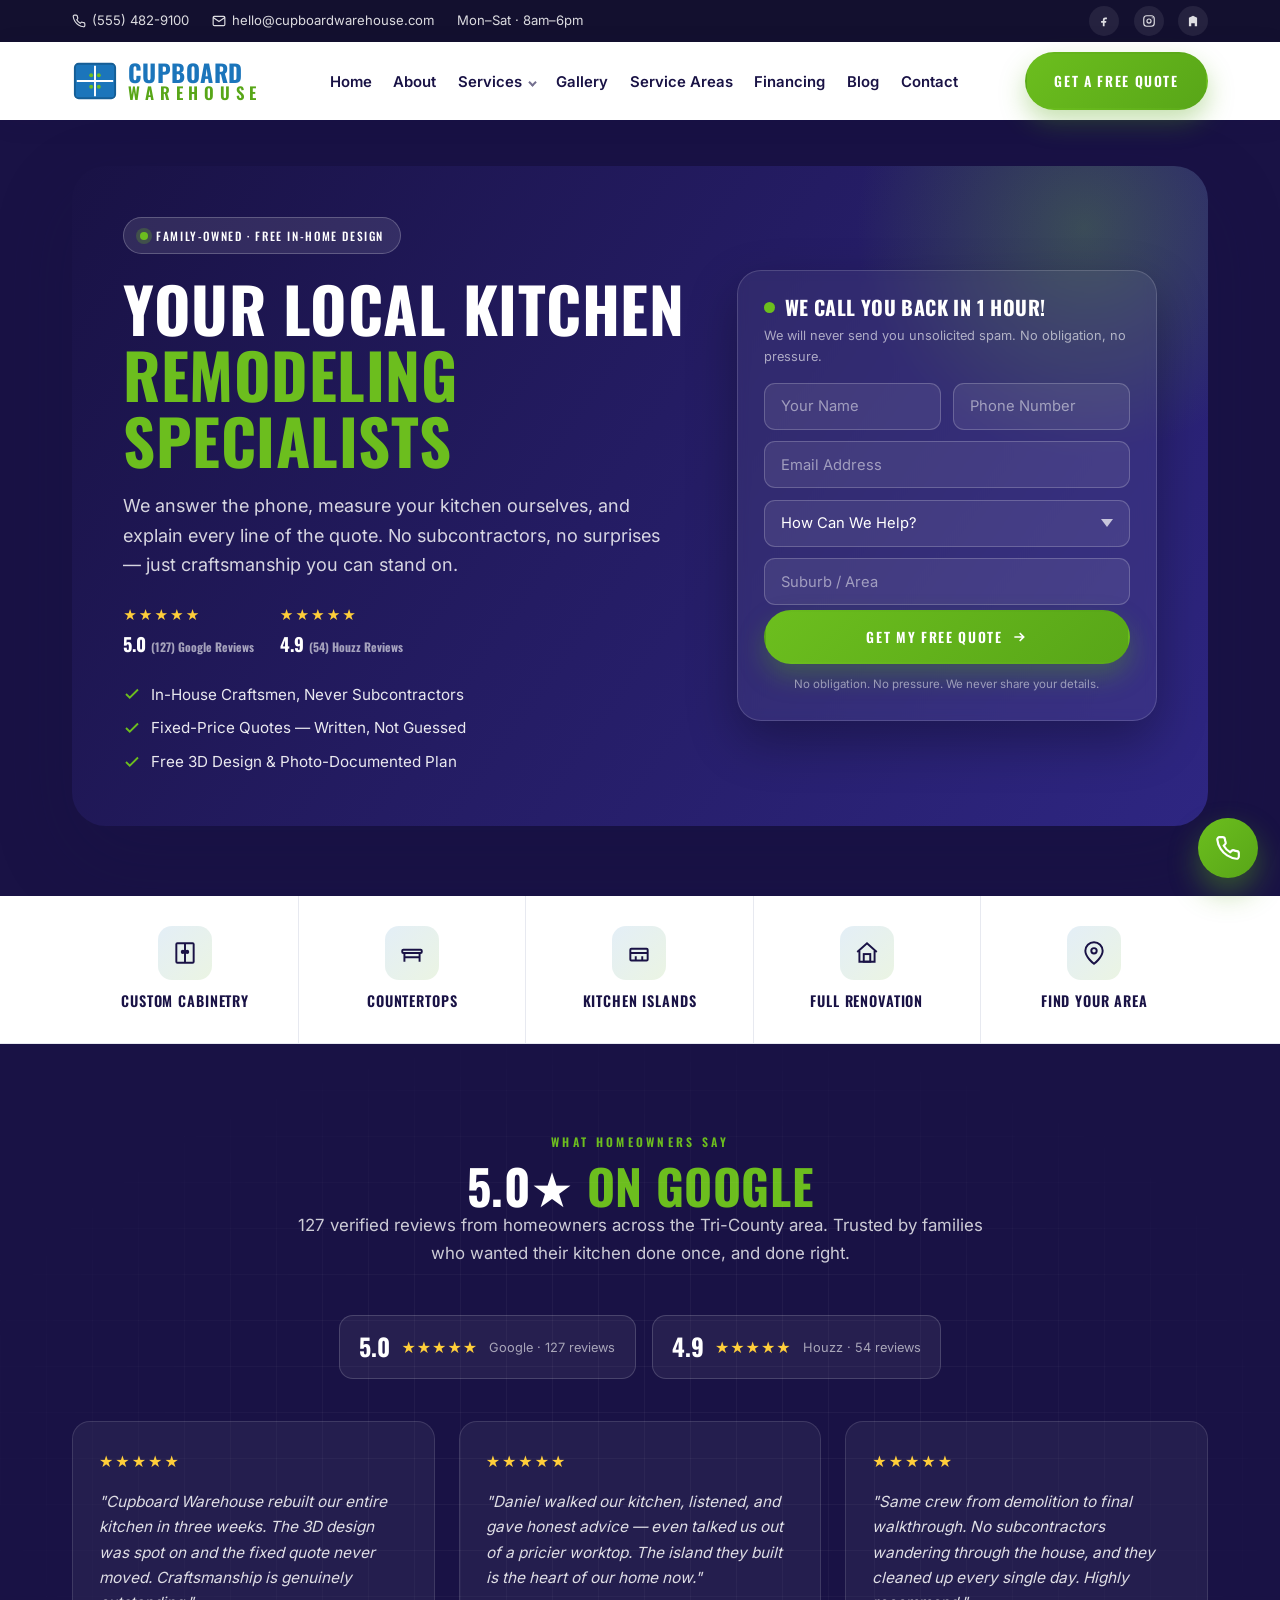
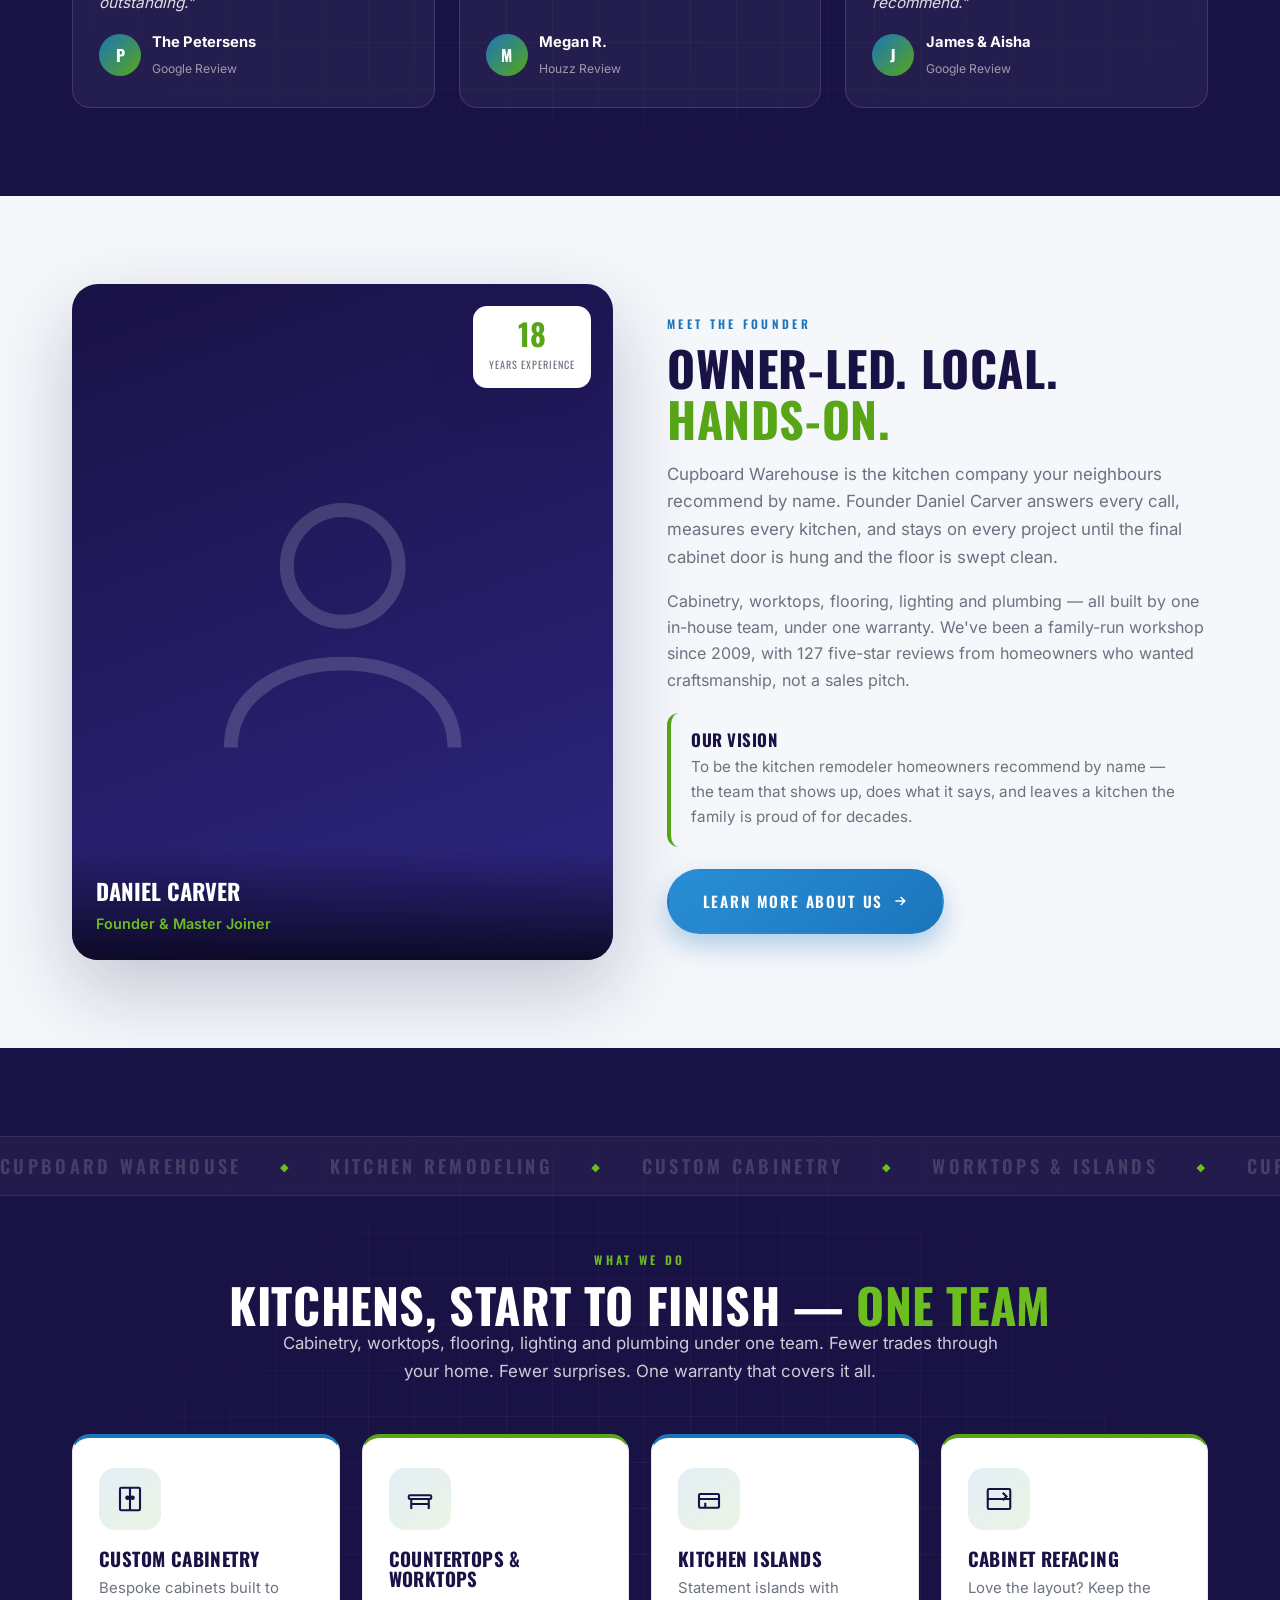
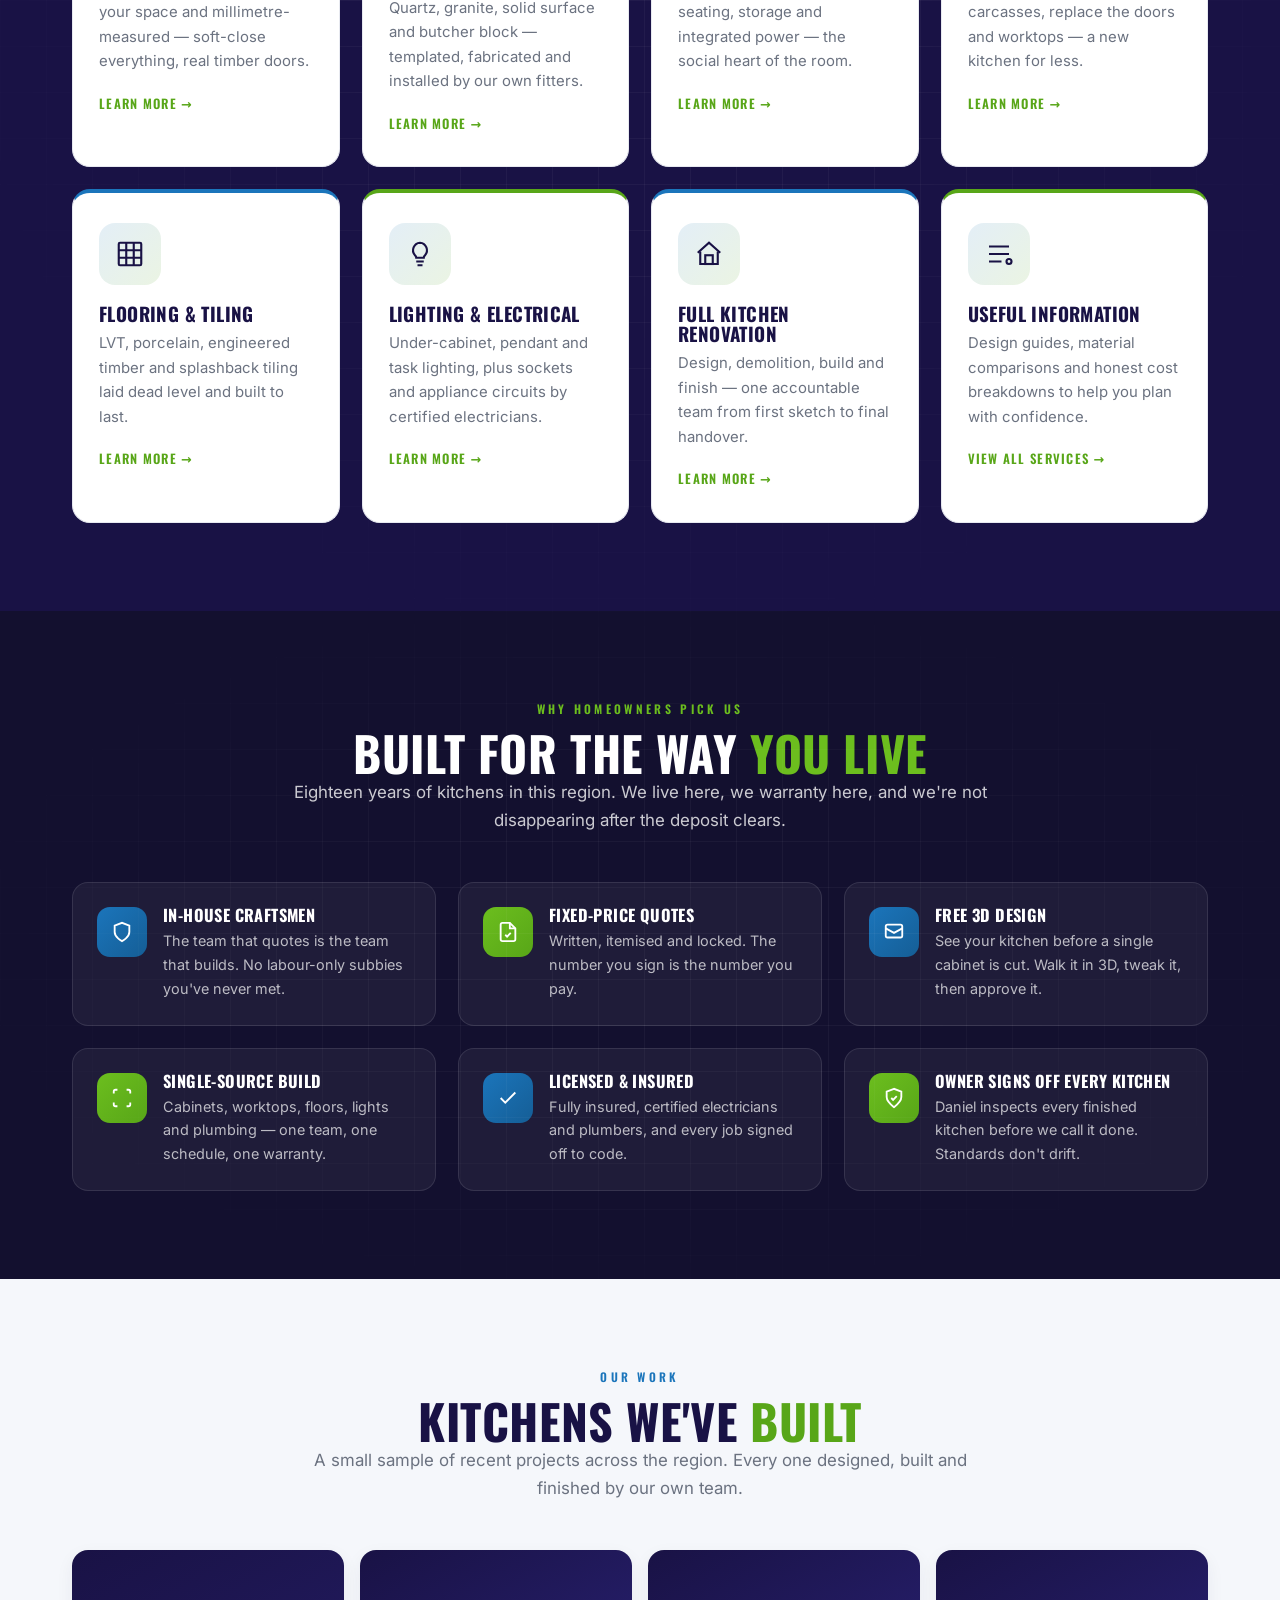
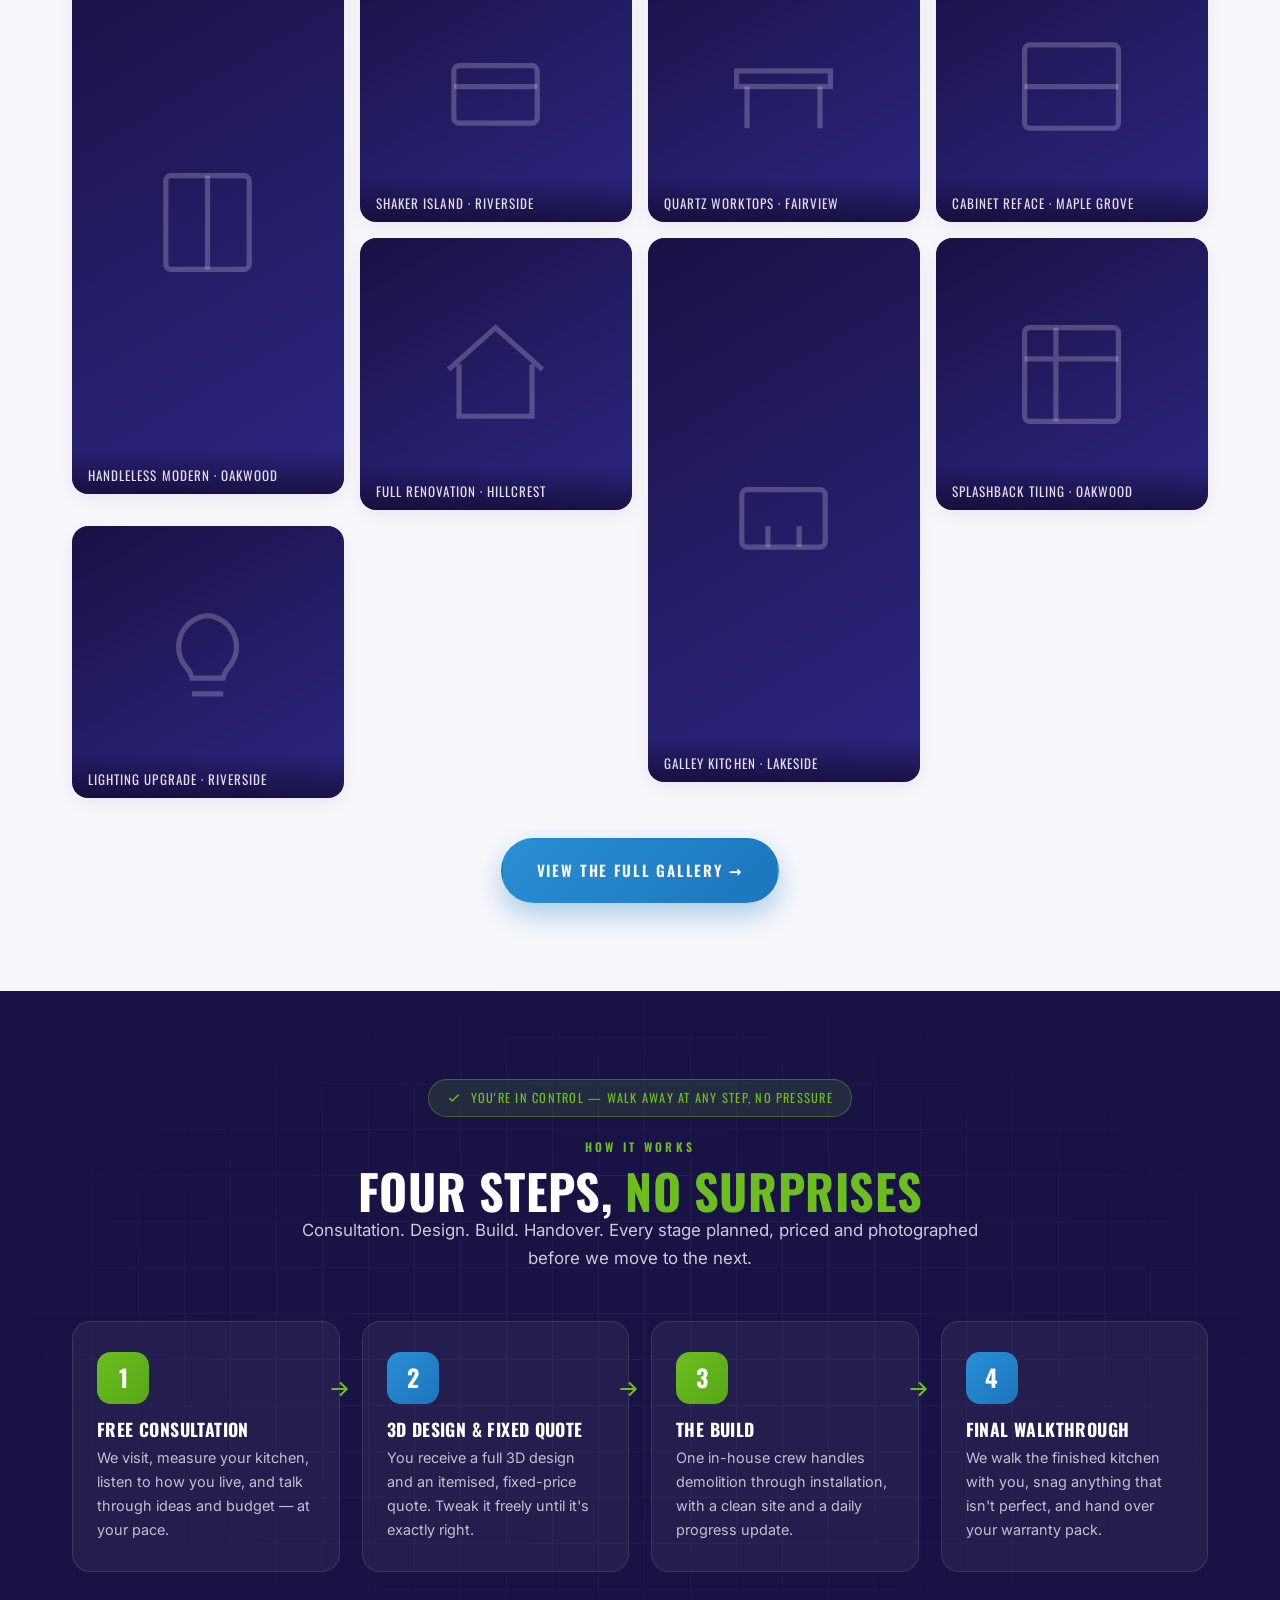
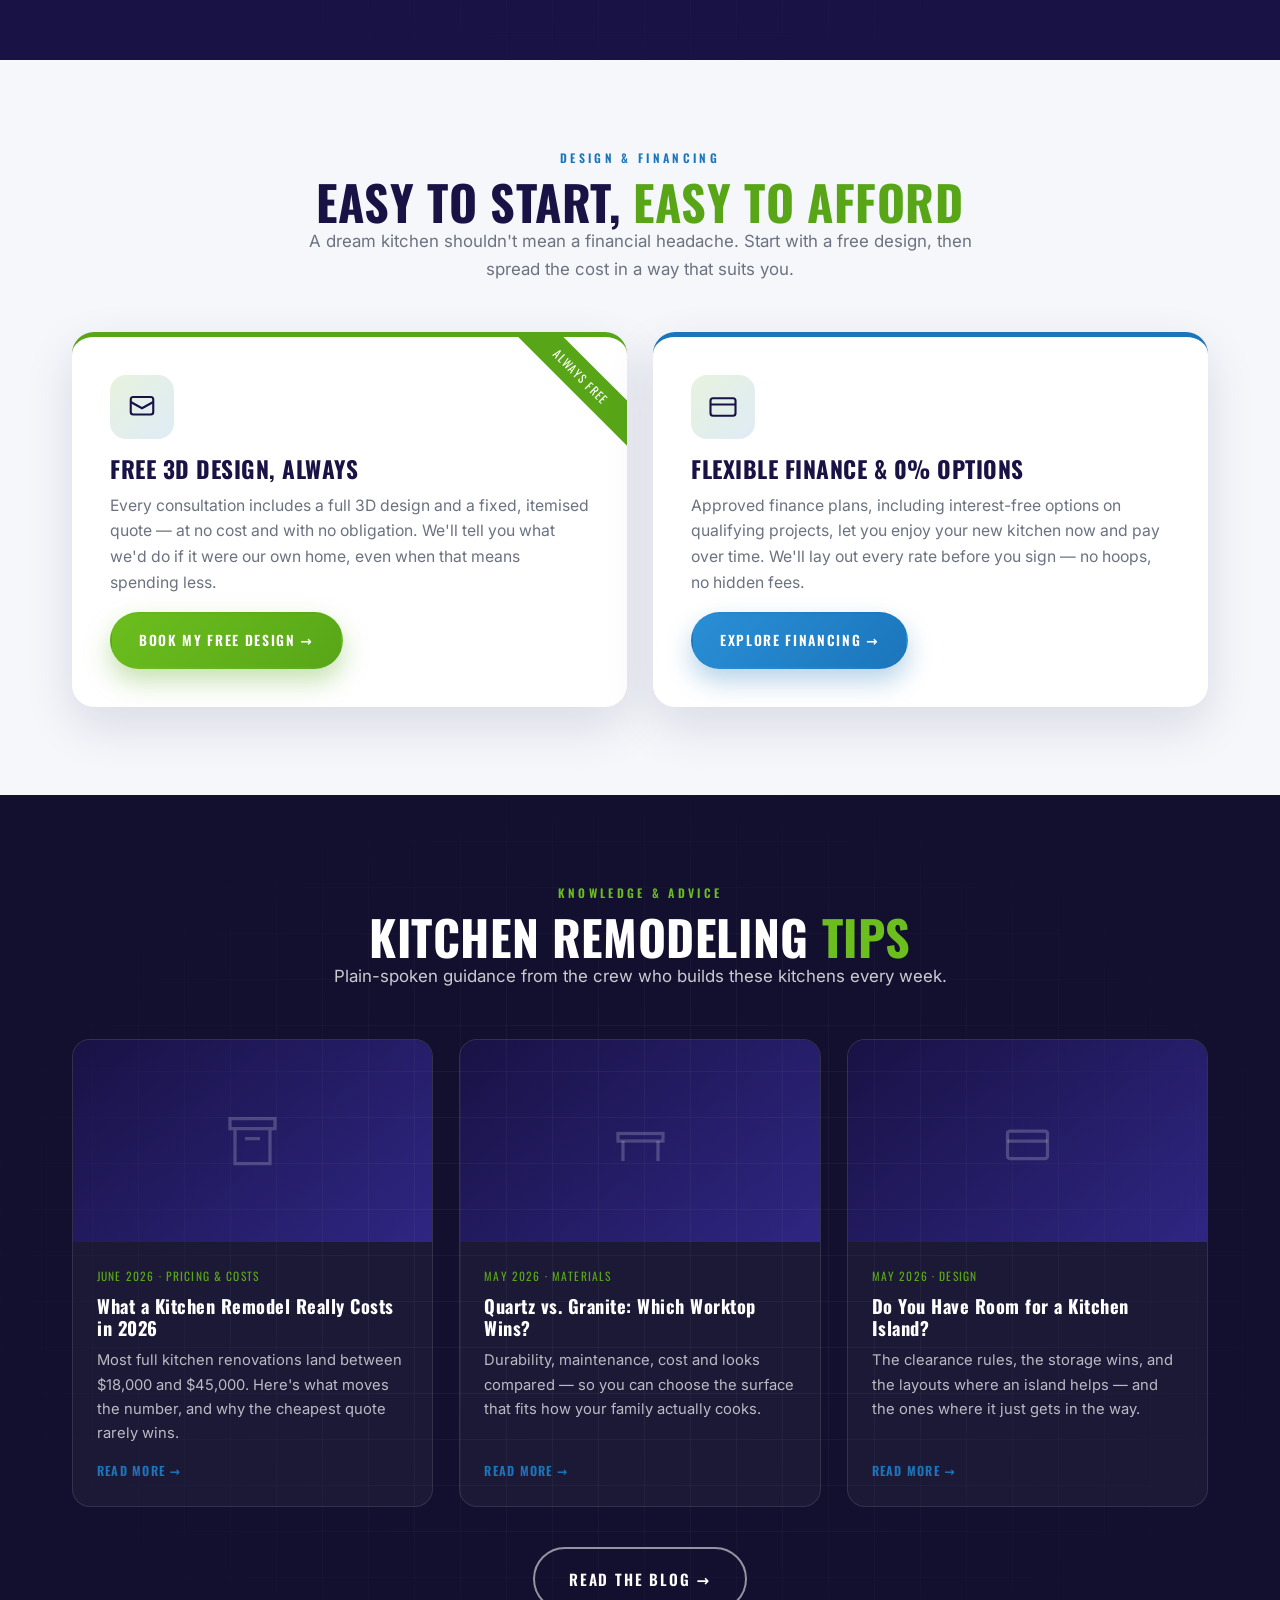
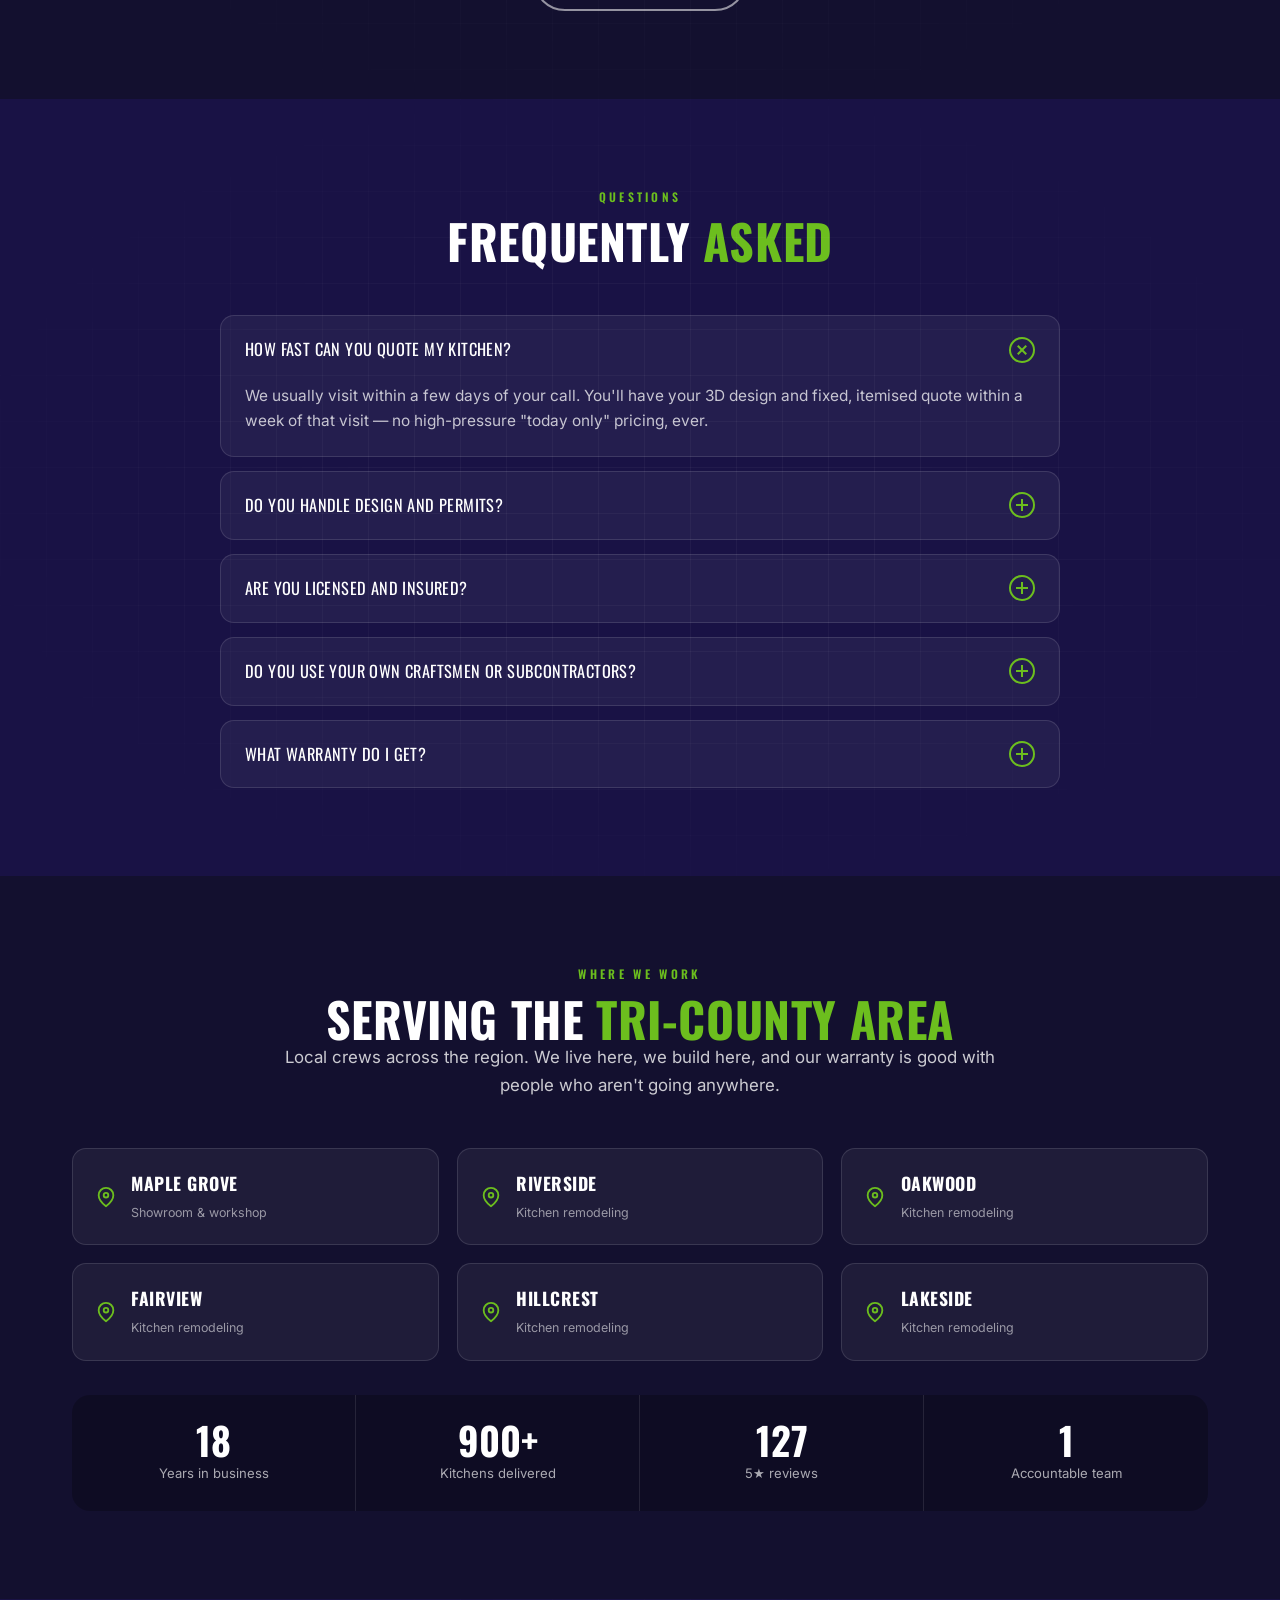
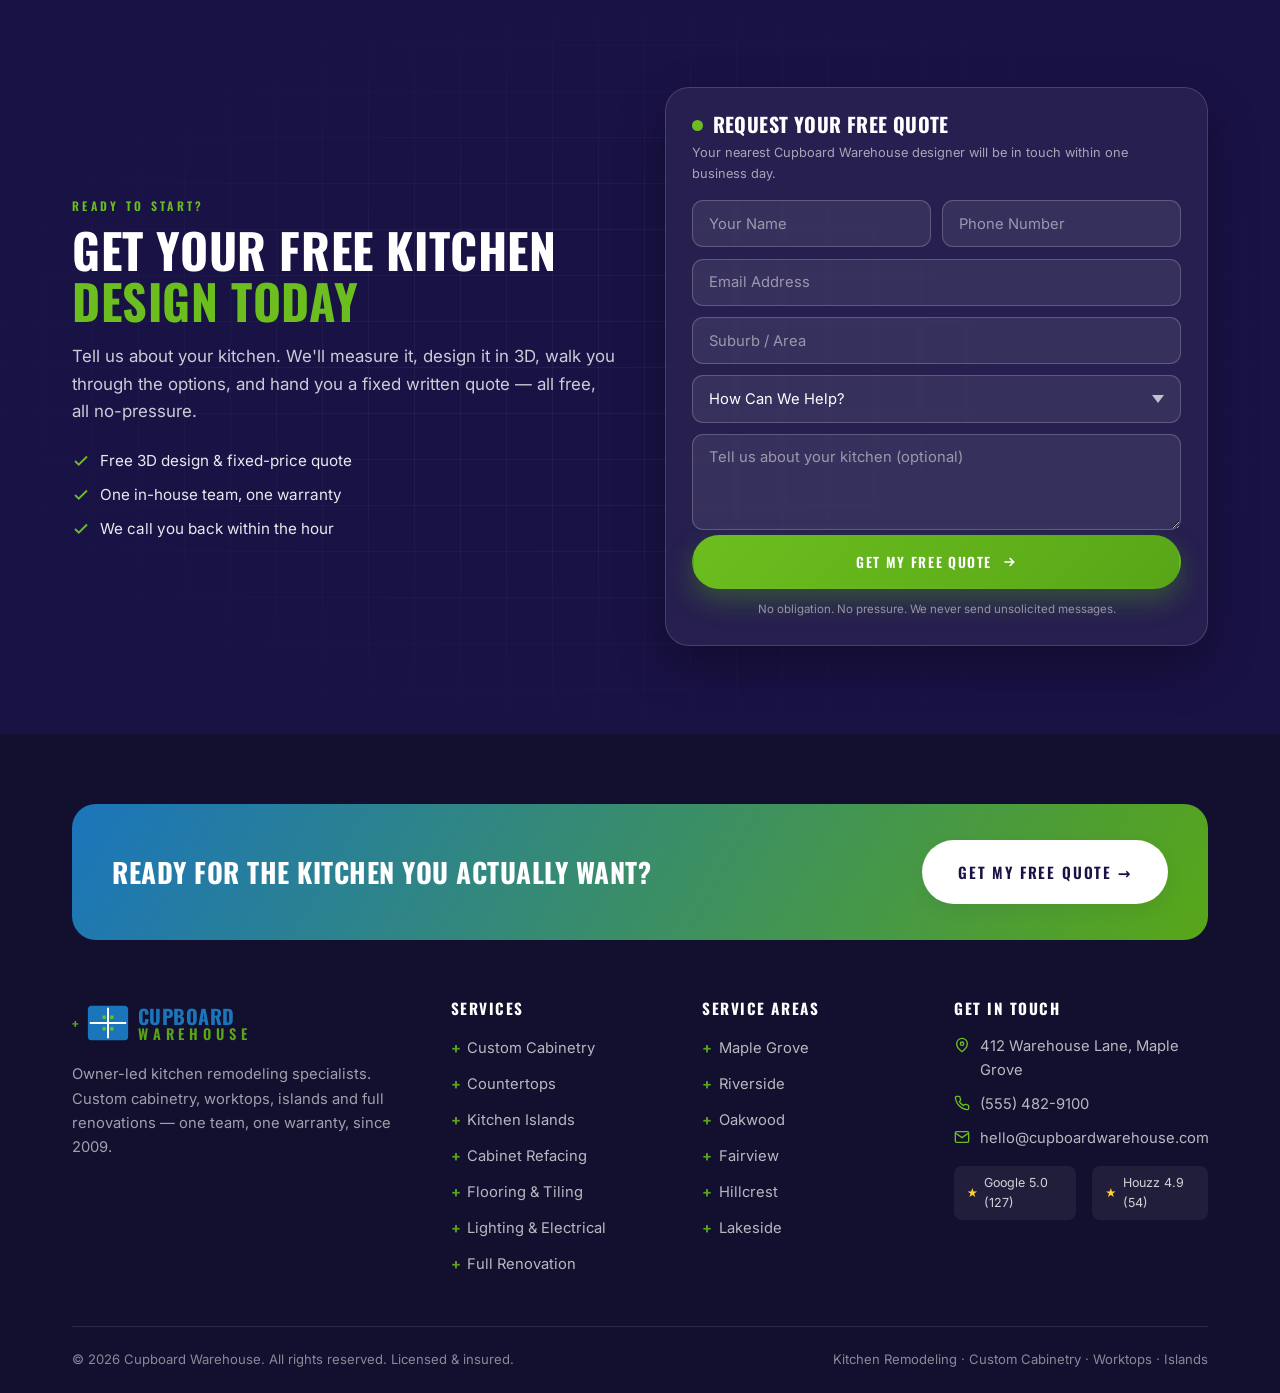
<file: index.html>
<!DOCTYPE html>
<html lang="en">
<head>
<meta charset="UTF-8">
<meta name="viewport" content="width=device-width, initial-scale=1.0">
<title>Cupboard Warehouse | Kitchen Remodeling Specialists</title>
<meta name="description" content="Owner-led kitchen remodeling specialists. Custom cabinetry, countertops, islands and full kitchen renovations. Free 3D design, fixed-price quotes, 5.0 stars across 127 reviews. Call (555) 482-9100.">
<link rel="icon" type="image/png" href="assets/favicon.png">
<link rel="preload" as="font" type="font/woff2" href="assets/fonts/oswald-700.woff2" crossorigin>
<link rel="preload" as="font" type="font/woff2" href="assets/fonts/inter-400.woff2" crossorigin>
<link rel="stylesheet" href="assets/styles.css">
<script type="application/ld+json">
{"@context":"https://schema.org","@type":"GeneralContractor","name":"Cupboard Warehouse","description":"Owner-led kitchen remodeling specialists — custom cabinetry, countertops, islands and full kitchen renovations.","url":"https://cupboardwarehouse.com/","telephone":"+15554829100","email":"hello@cupboardwarehouse.com","address":{"@type":"PostalAddress","streetAddress":"412 Warehouse Lane","addressLocality":"Maple Grove","addressRegion":"","postalCode":"","addressCountry":"US"},"aggregateRating":{"@type":"AggregateRating","ratingValue":"5","reviewCount":"127","bestRating":"5","worstRating":"1"}}
</script>
</head>
<body>

<!-- ============ TOP UTILITY BAR ============ -->
<div class="topbar">
  <div class="container">
    <div class="tb-left">
      <a href="tel:+15554829100"><svg width="14" height="14" viewBox="0 0 24 24" fill="none" stroke="currentColor" stroke-width="2"><path d="M22 16.92v3a2 2 0 0 1-2.18 2 19.79 19.79 0 0 1-8.63-3.07 19.5 19.5 0 0 1-6-6 19.79 19.79 0 0 1-3.07-8.67A2 2 0 0 1 4.11 2h3a2 2 0 0 1 2 1.72c.13.96.36 1.9.7 2.81a2 2 0 0 1-.45 2.11L8.09 9.91a16 16 0 0 0 6 6l1.27-1.27a2 2 0 0 1 2.11-.45c.91.34 1.85.57 2.81.7A2 2 0 0 1 22 16.92z"/></svg> (555) 482-9100</a>
      <a href="mailto:hello@cupboardwarehouse.com"><svg width="14" height="14" viewBox="0 0 24 24" fill="none" stroke="currentColor" stroke-width="2"><rect x="2" y="4" width="20" height="16" rx="2"/><path d="m22 6-10 7L2 6"/></svg> hello@cupboardwarehouse.com</a>
      <a href="#">Mon–Sat · 8am–6pm</a>
    </div>
    <div class="tb-right">
      <a href="#" aria-label="Facebook"><svg width="14" height="14" viewBox="0 0 24 24" fill="currentColor"><path d="M14 9h3V6h-3a4 4 0 0 0-4 4v2H7v3h3v6h3v-6h2.5l.5-3H13v-1.5A1.5 1.5 0 0 1 14.5 9z"/></svg></a>
      <a href="#" aria-label="Instagram"><svg width="14" height="14" viewBox="0 0 24 24" fill="none" stroke="currentColor" stroke-width="2"><rect x="3" y="3" width="18" height="18" rx="5"/><circle cx="12" cy="12" r="3.5"/><circle cx="17.5" cy="6.5" r="1" fill="currentColor" stroke="none"/></svg></a>
      <a href="#" aria-label="Houzz"><svg width="14" height="14" viewBox="0 0 24 24" fill="currentColor"><path d="M12 3 5 6.5V21h4v-5h6v5h4V6.5z"/></svg></a>
    </div>
  </div>
</div>

<!-- ============ HEADER ============ -->
<header class="site-header">
  <div class="container">
    <a class="brand" href="index.html" aria-label="Cupboard Warehouse home">
      <svg class="mark" viewBox="0 0 48 48" fill="none" aria-hidden="true"><rect x="3" y="6" width="42" height="36" rx="4" fill="#1b75bb"/><rect x="3" y="6" width="42" height="36" rx="4" stroke="#155e96" stroke-width="2"/><line x1="24" y1="8" x2="24" y2="40" stroke="#fff" stroke-width="2"/><line x1="5" y1="24" x2="43" y2="24" stroke="#fff" stroke-width="2"/><circle cx="20" cy="18" r="2" fill="#6cbe1e"/><circle cx="28" cy="18" r="2" fill="#6cbe1e"/><circle cx="20" cy="30" r="2" fill="#6cbe1e"/><circle cx="28" cy="30" r="2" fill="#6cbe1e"/></svg>
      <span class="b-text"><span class="b1">Cupboard</span><span class="b2">Warehouse</span></span>
    </a>

    <div class="nav-scrim"></div>
    <nav class="main-nav" aria-label="Main">
      <ul>
        <li><a href="index.html">Home</a></li>
        <li><a href="about.html">About</a></li>
        <li class="has-drop"><a href="services.html">Services</a>
          <div class="dropdown">
            <a href="services.html">All Services</a>
            <a href="services.html#custom-cabinetry">Custom Cabinetry</a>
            <a href="services.html#countertops">Countertops &amp; Worktops</a>
            <a href="services.html#islands">Kitchen Islands</a>
            <a href="services.html#refacing">Cabinet Refacing</a>
            <a href="services.html#flooring">Flooring &amp; Tiling</a>
            <a href="services.html#lighting">Lighting &amp; Electrical</a>
            <a href="services.html#full-renovation">Full Kitchen Renovation</a>
          </div>
        </li>
        <li><a href="gallery.html">Gallery</a></li>
        <li><a href="service-areas.html">Service Areas</a></li>
        <li><a href="financing.html">Financing</a></li>
        <li><a href="blog.html">Blog</a></li>
        <li><a href="contact.html">Contact</a></li>
      </ul>
    </nav>

    <div class="header-cta">
      <a class="btn btn-green" href="contact.html">Get a Free Quote</a>
      <button class="nav-toggle" aria-label="Menu"><span></span><span></span><span></span></button>
    </div>
  </div>
</header>

<!-- ============ 1. HERO ============ -->
<section id="hero" class="hero">
  <div class="container">
    <div class="hero-card">
      <div class="hero-grid">
        <div>
          <span class="hero-badge"><span class="dot"></span>Family-Owned · Free In-Home Design</span>
          <h1>Your Local Kitchen<br><span class="alt">Remodeling Specialists</span></h1>
          <p class="hero-sub">We answer the phone, measure your kitchen ourselves, and explain every line of the quote. No subcontractors, no surprises — just craftsmanship you can stand on.</p>
          <div class="rating-row">
            <div class="r"><span class="stars">★★★★★</span><span class="rv">5.0 <small>(127) Google Reviews</small></span></div>
            <div class="r"><span class="stars">★★★★★</span><span class="rv">4.9 <small>(54) Houzz Reviews</small></span></div>
          </div>
          <ul class="hero-trust">
            <li><svg width="18" height="18" viewBox="0 0 24 24" fill="none" stroke="currentColor" stroke-width="2.5"><path d="M20 6 9 17l-5-5"/></svg> In-House Craftsmen, Never Subcontractors</li>
            <li><svg width="18" height="18" viewBox="0 0 24 24" fill="none" stroke="currentColor" stroke-width="2.5"><path d="M20 6 9 17l-5-5"/></svg> Fixed-Price Quotes — Written, Not Guessed</li>
            <li><svg width="18" height="18" viewBox="0 0 24 24" fill="none" stroke="currentColor" stroke-width="2.5"><path d="M20 6 9 17l-5-5"/></svg> Free 3D Design &amp; Photo-Documented Plan</li>
          </ul>
        </div>

        <!-- Lead form (conversion element) -->
        <div class="lead-card">
          <div class="lc-top"><span class="pulse"></span><h3>We call you back in 1 hour!</h3></div>
          <p class="lc-note">We will never send you unsolicited spam. No obligation, no pressure.</p>
          <form data-demo>
            <div class="form-grid">
              <input class="form-input" placeholder="Your Name" required>
              <input class="form-input" type="tel" placeholder="Phone Number" required>
              <input class="form-input full" type="email" placeholder="Email Address">
              <select class="form-input full" aria-label="How can we help?">
                <option>How Can We Help?</option>
                <option>Custom Cabinetry</option>
                <option>Countertops &amp; Worktops</option>
                <option>Kitchen Islands</option>
                <option>Cabinet Refacing</option>
                <option>Flooring &amp; Tiling</option>
                <option>Lighting &amp; Electrical</option>
                <option>Full Kitchen Renovation</option>
              </select>
              <input class="form-input full" placeholder="Suburb / Area">
            </div>
            <button class="btn btn-green" type="submit">Get My Free Quote
              <svg width="16" height="16" viewBox="0 0 24 24" fill="none" stroke="currentColor" stroke-width="2.5"><path d="M5 12h14M13 6l6 6-6 6"/></svg>
            </button>
          </form>
          <p class="lc-foot">No obligation. No pressure. We never share your details.</p>
        </div>
      </div>
    </div>
  </div>
</section>

<!-- ============ QUICK LINKS strip ============ -->
<div class="quicklinks">
  <div class="container">
    <a class="ql" href="services.html#custom-cabinetry"><span class="ql-ic"><svg width="26" height="26" viewBox="0 0 24 24" fill="none" stroke="currentColor" stroke-width="1.8"><rect x="4" y="3" width="16" height="18" rx="1"/><line x1="12" y1="3" x2="12" y2="21"/><circle cx="10" cy="11" r="1" fill="currentColor"/><circle cx="14" cy="11" r="1" fill="currentColor"/></svg></span><span>Custom Cabinetry</span></a>
    <a class="ql" href="services.html#countertops"><span class="ql-ic"><svg width="26" height="26" viewBox="0 0 24 24" fill="none" stroke="currentColor" stroke-width="1.8"><rect x="3" y="9" width="18" height="3" rx="1"/><path d="M5 12v8M19 12v8M5 16h14"/></svg></span><span>Countertops</span></a>
    <a class="ql" href="services.html#islands"><span class="ql-ic"><svg width="26" height="26" viewBox="0 0 24 24" fill="none" stroke="currentColor" stroke-width="1.8"><rect x="4" y="8" width="16" height="11" rx="1"/><line x1="4" y1="12" x2="20" y2="12"/><line x1="9" y1="15" x2="9" y2="19"/><line x1="15" y1="15" x2="15" y2="19"/></svg></span><span>Kitchen Islands</span></a>
    <a class="ql" href="services.html#full-renovation"><span class="ql-ic"><svg width="26" height="26" viewBox="0 0 24 24" fill="none" stroke="currentColor" stroke-width="1.8"><path d="m3 11 9-8 9 8"/><path d="M5 10v10h14V10"/><rect x="9" y="13" width="6" height="7"/></svg></span><span>Full Renovation</span></a>
    <a class="ql" href="service-areas.html"><span class="ql-ic"><svg width="26" height="26" viewBox="0 0 24 24" fill="none" stroke="currentColor" stroke-width="1.8"><path d="M20 10c0 6-8 12-8 12s-8-6-8-12a8 8 0 0 1 16 0z"/><circle cx="12" cy="10" r="2.5"/></svg></span><span>Find Your Area</span></a>
  </div>
</div>

<!-- ============ 2. REVIEWS ============ -->
<section id="reviews" class="sec bg-navy bg-grid">
  <div class="container">
    <div class="sec-head center">
      <span class="eyebrow on-dark">What Homeowners Say</span>
      <h2 class="section-title on-dark">5.0★ <span class="alt">On Google</span></h2>
      <p class="lead">127 verified reviews from homeowners across the Tri-County area. Trusted by families who wanted their kitchen done once, and done right.</p>
    </div>
    <div class="review-strip">
      <div class="gbadge"><span class="num">5.0</span><span class="stars">★★★★★</span><span style="font-size:.8rem;color:rgba(255,255,255,.6)">Google · 127 reviews</span></div>
      <div class="gbadge"><span class="num">4.9</span><span class="stars">★★★★★</span><span style="font-size:.8rem;color:rgba(255,255,255,.6)">Houzz · 54 reviews</span></div>
    </div>
    <div class="review-cards">
      <div class="review-card"><span class="stars">★★★★★</span><p>"Cupboard Warehouse rebuilt our entire kitchen in three weeks. The 3D design was spot on and the fixed quote never moved. Craftsmanship is genuinely outstanding."</p><div class="who"><span class="av">P</span><div><b>The Petersens</b><small>Google Review</small></div></div></div>
      <div class="review-card"><span class="stars">★★★★★</span><p>"Daniel walked our kitchen, listened, and gave honest advice — even talked us out of a pricier worktop. The island they built is the heart of our home now."</p><div class="who"><span class="av">M</span><div><b>Megan R.</b><small>Houzz Review</small></div></div></div>
      <div class="review-card"><span class="stars">★★★★★</span><p>"Same crew from demolition to final walkthrough. No subcontractors wandering through the house, and they cleaned up every single day. Highly recommend."</p><div class="who"><span class="av">J</span><div><b>James &amp; Aisha</b><small>Google Review</small></div></div></div>
    </div>
  </div>
</section>

<!-- ============ 3. ABOUT / FOUNDER ============ -->
<section id="about" class="sec bg-soft">
  <div class="container">
    <div class="about-grid">
      <div class="founder-card">
        <span class="exp-chip"><b>18</b><small>Years Experience</small></span>
        <div class="ph"><svg viewBox="0 0 24 24" fill="none" stroke="currentColor" stroke-width="1"><circle cx="12" cy="8" r="4"/><path d="M4 21c0-4 4-6 8-6s8 2 8 6"/></svg></div>
        <div class="fc-info"><b>Daniel Carver</b><span>Founder &amp; Master Joiner</span></div>
      </div>
      <div>
        <span class="eyebrow">Meet The Founder</span>
        <h2 class="section-title" style="margin:.4rem 0 1rem">Owner-Led. Local. <span class="alt">Hands-On.</span></h2>
        <p class="lead">Cupboard Warehouse is the kitchen company your neighbours recommend by name. Founder Daniel Carver answers every call, measures every kitchen, and stays on every project until the final cabinet door is hung and the floor is swept clean.</p>
        <p style="color:var(--muted)">Cabinetry, worktops, flooring, lighting and plumbing — all built by one in-house team, under one warranty. We've been a family-run workshop since 2009, with 127 five-star reviews from homeowners who wanted craftsmanship, not a sales pitch.</p>
        <div class="value-box">
          <h4>Our Vision</h4>
          <p>To be the kitchen remodeler homeowners recommend by name — the team that shows up, does what it says, and leaves a kitchen the family is proud of for decades.</p>
        </div>
        <a class="btn btn-blue btn-lg" href="about.html" style="margin-top:1.4rem">Learn More About Us
          <svg width="16" height="16" viewBox="0 0 24 24" fill="none" stroke="currentColor" stroke-width="2.5"><path d="M5 12h14M13 6l6 6-6 6"/></svg></a>
      </div>
    </div>
  </div>
</section>

<!-- ============ 4. SERVICES ============ -->
<section id="services" class="sec bg-navy bg-grid">
  <div class="marquee"><div class="track"><span>Cupboard Warehouse</span><span>Kitchen Remodeling</span><span>Custom Cabinetry</span><span>Worktops &amp; Islands</span><span>Cupboard Warehouse</span><span>Kitchen Remodeling</span><span>Custom Cabinetry</span><span>Worktops &amp; Islands</span></div></div>
  <div class="container" style="margin-top:54px">
    <div class="sec-head center">
      <span class="eyebrow on-dark">What We Do</span>
      <h2 class="section-title on-dark">Kitchens, Start To Finish — <span class="alt">One Team</span></h2>
      <p class="lead">Cabinetry, worktops, flooring, lighting and plumbing under one team. Fewer trades through your home. Fewer surprises. One warranty that covers it all.</p>
    </div>
    <div class="svc-grid">
      <a class="svc-card" href="services.html#custom-cabinetry"><span class="svc-ic"><svg width="30" height="30" viewBox="0 0 24 24" fill="none" stroke="currentColor" stroke-width="1.7"><rect x="4" y="3" width="16" height="18" rx="1"/><line x1="12" y1="3" x2="12" y2="21"/><circle cx="10" cy="11" r="1" fill="currentColor"/><circle cx="14" cy="11" r="1" fill="currentColor"/></svg></span><h3>Custom Cabinetry</h3><p>Bespoke cabinets built to your space and millimetre-measured — soft-close everything, real timber doors.</p><span class="more">Learn more →</span></a>
      <a class="svc-card" href="services.html#countertops"><span class="svc-ic"><svg width="30" height="30" viewBox="0 0 24 24" fill="none" stroke="currentColor" stroke-width="1.7"><rect x="3" y="9" width="18" height="3" rx="1"/><path d="M5 12v8M19 12v8M5 16h14"/></svg></span><h3>Countertops &amp; Worktops</h3><p>Quartz, granite, solid surface and butcher block — templated, fabricated and installed by our own fitters.</p><span class="more">Learn more →</span></a>
      <a class="svc-card" href="services.html#islands"><span class="svc-ic"><svg width="30" height="30" viewBox="0 0 24 24" fill="none" stroke="currentColor" stroke-width="1.7"><rect x="4" y="8" width="16" height="11" rx="1"/><line x1="4" y1="12" x2="20" y2="12"/><line x1="9" y1="15" x2="9" y2="19"/></svg></span><h3>Kitchen Islands</h3><p>Statement islands with seating, storage and integrated power — the social heart of the room.</p><span class="more">Learn more →</span></a>
      <a class="svc-card" href="services.html#refacing"><span class="svc-ic"><svg width="30" height="30" viewBox="0 0 24 24" fill="none" stroke="currentColor" stroke-width="1.7"><rect x="3" y="4" width="18" height="16" rx="1"/><path d="M3 12h18"/><path d="m15 7 3 3-3 3"/></svg></span><h3>Cabinet Refacing</h3><p>Love the layout? Keep the carcasses, replace the doors and worktops — a new kitchen for less.</p><span class="more">Learn more →</span></a>
      <a class="svc-card" href="services.html#flooring"><span class="svc-ic"><svg width="30" height="30" viewBox="0 0 24 24" fill="none" stroke="currentColor" stroke-width="1.7"><rect x="3" y="3" width="18" height="18" rx="1"/><path d="M3 9h18M3 15h18M9 3v18M15 3v18"/></svg></span><h3>Flooring &amp; Tiling</h3><p>LVT, porcelain, engineered timber and splashback tiling laid dead level and built to last.</p><span class="more">Learn more →</span></a>
      <a class="svc-card" href="services.html#lighting"><span class="svc-ic"><svg width="30" height="30" viewBox="0 0 24 24" fill="none" stroke="currentColor" stroke-width="1.7"><path d="M9 18h6M10 21h4M12 3a6 6 0 0 0-4 10c.7.7 1 1.5 1 2h6c0-.5.3-1.3 1-2a6 6 0 0 0-4-10z"/></svg></span><h3>Lighting &amp; Electrical</h3><p>Under-cabinet, pendant and task lighting, plus sockets and appliance circuits by certified electricians.</p><span class="more">Learn more →</span></a>
      <a class="svc-card" href="services.html#full-renovation"><span class="svc-ic"><svg width="30" height="30" viewBox="0 0 24 24" fill="none" stroke="currentColor" stroke-width="1.7"><path d="m3 11 9-8 9 8"/><path d="M5 10v10h14V10"/><rect x="9" y="13" width="6" height="7"/></svg></span><h3>Full Kitchen Renovation</h3><p>Design, demolition, build and finish — one accountable team from first sketch to final handover.</p><span class="more">Learn more →</span></a>
      <a class="svc-card" href="services.html"><span class="svc-ic"><svg width="30" height="30" viewBox="0 0 24 24" fill="none" stroke="currentColor" stroke-width="1.7"><path d="M4 6h16M4 12h16M4 18h10"/><circle cx="20" cy="18" r="2"/></svg></span><h3>Useful Information</h3><p>Design guides, material comparisons and honest cost breakdowns to help you plan with confidence.</p><span class="more">View all services →</span></a>
    </div>
  </div>
</section>

<!-- ============ 5. WHY US ============ -->
<section id="why" class="sec bg-navy-slate bg-grid">
  <div class="container">
    <div class="sec-head center">
      <span class="eyebrow on-dark">Why Homeowners Pick Us</span>
      <h2 class="section-title on-dark">Built For The Way <span class="alt">You Live</span></h2>
      <p class="lead">Eighteen years of kitchens in this region. We live here, we warranty here, and we're not disappearing after the deposit clears.</p>
    </div>
    <div class="why-grid">
      <div class="why-item"><span class="wic"><svg width="22" height="22" viewBox="0 0 24 24" fill="none" stroke="currentColor" stroke-width="2"><path d="M12 22s8-4 8-10V5l-8-3-8 3v7c0 6 8 10 8 10z"/></svg></span><div><h4>In-House Craftsmen</h4><p>The team that quotes is the team that builds. No labour-only subbies you've never met.</p></div></div>
      <div class="why-item"><span class="wic"><svg width="22" height="22" viewBox="0 0 24 24" fill="none" stroke="currentColor" stroke-width="2"><path d="M14 2H6a2 2 0 0 0-2 2v16a2 2 0 0 0 2 2h12a2 2 0 0 0 2-2V8z"/><path d="M14 2v6h6M9 15l2 2 4-4"/></svg></span><div><h4>Fixed-Price Quotes</h4><p>Written, itemised and locked. The number you sign is the number you pay.</p></div></div>
      <div class="why-item"><span class="wic"><svg width="22" height="22" viewBox="0 0 24 24" fill="none" stroke="currentColor" stroke-width="2"><rect x="3" y="4" width="18" height="14" rx="2"/><path d="m3 8 9 5 9-5"/></svg></span><div><h4>Free 3D Design</h4><p>See your kitchen before a single cabinet is cut. Walk it in 3D, tweak it, then approve it.</p></div></div>
      <div class="why-item"><span class="wic"><svg width="22" height="22" viewBox="0 0 24 24" fill="none" stroke="currentColor" stroke-width="2"><path d="M3 7V5a2 2 0 0 1 2-2h2M17 3h2a2 2 0 0 1 2 2v2M21 17v2a2 2 0 0 1-2 2h-2M7 21H5a2 2 0 0 1-2-2v-2"/></svg></span><div><h4>Single-Source Build</h4><p>Cabinets, worktops, floors, lights and plumbing — one team, one schedule, one warranty.</p></div></div>
      <div class="why-item"><span class="wic"><svg width="22" height="22" viewBox="0 0 24 24" fill="none" stroke="currentColor" stroke-width="2"><path d="M20 6 9 17l-5-5"/></svg></span><div><h4>Licensed &amp; Insured</h4><p>Fully insured, certified electricians and plumbers, and every job signed off to code.</p></div></div>
      <div class="why-item"><span class="wic"><svg width="22" height="22" viewBox="0 0 24 24" fill="none" stroke="currentColor" stroke-width="2"><path d="M12 2 4 5v6c0 5 8 11 8 11s8-6 8-11V5z"/><path d="m9 12 2 2 4-4"/></svg></span><div><h4>Owner Signs Off Every Kitchen</h4><p>Daniel inspects every finished kitchen before we call it done. Standards don't drift.</p></div></div>
    </div>
  </div>
</section>

<!-- ============ 6. GALLERY ============ -->
<section id="gallery" class="sec bg-soft">
  <div class="container">
    <div class="sec-head center">
      <span class="eyebrow">Our Work</span>
      <h2 class="section-title">Kitchens We've <span class="alt">Built</span></h2>
      <p class="lead">A small sample of recent projects across the region. Every one designed, built and finished by our own team.</p>
    </div>
    <div class="gallery-grid">
      <div class="gal tall" data-cat="modern"><div class="gph"><svg viewBox="0 0 24 24" fill="none" stroke="currentColor" stroke-width="1"><rect x="4" y="3" width="16" height="18" rx="1"/><line x1="12" y1="3" x2="12" y2="21"/></svg></div><span class="glabel">Handleless Modern · Oakwood</span></div>
      <div class="gal" data-cat="shaker"><div class="gph"><svg viewBox="0 0 24 24" fill="none" stroke="currentColor" stroke-width="1"><rect x="4" y="8" width="16" height="11" rx="1"/><line x1="4" y1="12" x2="20" y2="12"/></svg></div><span class="glabel">Shaker Island · Riverside</span></div>
      <div class="gal" data-cat="modern"><div class="gph"><svg viewBox="0 0 24 24" fill="none" stroke="currentColor" stroke-width="1"><rect x="3" y="9" width="18" height="3"/><path d="M5 12v8M19 12v8"/></svg></div><span class="glabel">Quartz Worktops · Fairview</span></div>
      <div class="gal" data-cat="reface"><div class="gph"><svg viewBox="0 0 24 24" fill="none" stroke="currentColor" stroke-width="1"><rect x="3" y="4" width="18" height="16" rx="1"/><path d="M3 12h18"/></svg></div><span class="glabel">Cabinet Reface · Maple Grove</span></div>
      <div class="gal" data-cat="shaker"><div class="gph"><svg viewBox="0 0 24 24" fill="none" stroke="currentColor" stroke-width="1"><path d="m3 11 9-8 9 8M5 10v10h14V10"/></svg></div><span class="glabel">Full Renovation · Hillcrest</span></div>
      <div class="gal tall" data-cat="modern"><div class="gph"><svg viewBox="0 0 24 24" fill="none" stroke="currentColor" stroke-width="1"><rect x="4" y="8" width="16" height="11" rx="1"/><line x1="9" y1="15" x2="9" y2="19"/><line x1="15" y1="15" x2="15" y2="19"/></svg></div><span class="glabel">Galley Kitchen · Lakeside</span></div>
      <div class="gal" data-cat="reface"><div class="gph"><svg viewBox="0 0 24 24" fill="none" stroke="currentColor" stroke-width="1"><rect x="3" y="3" width="18" height="18" rx="1"/><path d="M3 9h18M9 3v18"/></svg></div><span class="glabel">Splashback Tiling · Oakwood</span></div>
      <div class="gal" data-cat="shaker"><div class="gph"><svg viewBox="0 0 24 24" fill="none" stroke="currentColor" stroke-width="1"><path d="M9 18h6M12 3a6 6 0 0 0-4 10 4 4 0 0 1 1 2h6a4 4 0 0 1 1-2 6 6 0 0 0-4-10z"/></svg></div><span class="glabel">Lighting Upgrade · Riverside</span></div>
    </div>
    <div class="center" style="margin-top:40px"><a class="btn btn-blue btn-lg" href="gallery.html">View The Full Gallery →</a></div>
  </div>
</section>

<!-- ============ 7. PROCESS ============ -->
<section id="process" class="sec bg-navy bg-grid">
  <div class="container">
    <div class="process-top"><span class="control-chip"><svg width="14" height="14" viewBox="0 0 24 24" fill="none" stroke="currentColor" stroke-width="2.5"><path d="M20 6 9 17l-5-5"/></svg> You're in control — walk away at any step, no pressure</span></div>
    <div class="sec-head center">
      <span class="eyebrow on-dark">How It Works</span>
      <h2 class="section-title on-dark">Four Steps, <span class="alt">No Surprises</span></h2>
      <p class="lead">Consultation. Design. Build. Handover. Every stage planned, priced and photographed before we move to the next.</p>
    </div>
    <div class="steps">
      <div class="step"><span class="snum">1</span><span class="connector"><svg width="26" height="26" viewBox="0 0 24 24" fill="none" stroke="currentColor" stroke-width="2"><path d="M5 12h14M13 6l6 6-6 6"/></svg></span><h4>Free Consultation</h4><p>We visit, measure your kitchen, listen to how you live, and talk through ideas and budget — at your pace.</p></div>
      <div class="step"><span class="snum">2</span><span class="connector"><svg width="26" height="26" viewBox="0 0 24 24" fill="none" stroke="currentColor" stroke-width="2"><path d="M5 12h14M13 6l6 6-6 6"/></svg></span><h4>3D Design &amp; Fixed Quote</h4><p>You receive a full 3D design and an itemised, fixed-price quote. Tweak it freely until it's exactly right.</p></div>
      <div class="step"><span class="snum">3</span><span class="connector"><svg width="26" height="26" viewBox="0 0 24 24" fill="none" stroke="currentColor" stroke-width="2"><path d="M5 12h14M13 6l6 6-6 6"/></svg></span><h4>The Build</h4><p>One in-house crew handles demolition through installation, with a clean site and a daily progress update.</p></div>
      <div class="step"><span class="snum">4</span><h4>Final Walkthrough</h4><p>We walk the finished kitchen with you, snag anything that isn't perfect, and hand over your warranty pack.</p></div>
    </div>
  </div>
</section>

<!-- ============ 8. FINANCING / OFFERS ============ -->
<section id="financing" class="sec bg-soft">
  <div class="container">
    <div class="sec-head center">
      <span class="eyebrow">Design &amp; Financing</span>
      <h2 class="section-title">Easy To Start, <span class="alt">Easy To Afford</span></h2>
      <p class="lead">A dream kitchen shouldn't mean a financial headache. Start with a free design, then spread the cost in a way that suits you.</p>
    </div>
    <div class="offer-grid">
      <div class="offer-card">
        <span class="tag">Always Free</span>
        <span class="oic"><svg width="30" height="30" viewBox="0 0 24 24" fill="none" stroke="currentColor" stroke-width="1.7"><rect x="3" y="4" width="18" height="14" rx="2"/><path d="m3 8 9 5 9-5"/></svg></span>
        <h3>Free 3D Design, Always</h3>
        <p>Every consultation includes a full 3D design and a fixed, itemised quote — at no cost and with no obligation. We'll tell you what we'd do if it were our own home, even when that means spending less.</p>
        <a class="btn btn-green" href="contact.html">Book My Free Design →</a>
      </div>
      <div class="offer-card">
        <span class="oic"><svg width="30" height="30" viewBox="0 0 24 24" fill="none" stroke="currentColor" stroke-width="1.7"><rect x="2" y="5" width="20" height="14" rx="2"/><path d="M2 10h20"/></svg></span>
        <h3>Flexible Finance &amp; 0% Options</h3>
        <p>Approved finance plans, including interest-free options on qualifying projects, let you enjoy your new kitchen now and pay over time. We'll lay out every rate before you sign — no hoops, no hidden fees.</p>
        <a class="btn btn-blue" href="financing.html">Explore Financing →</a>
      </div>
    </div>
  </div>
</section>

<!-- ============ 9. BLOG ============ -->
<section id="blog" class="sec bg-navy-slate bg-grid">
  <div class="container">
    <div class="sec-head center">
      <span class="eyebrow on-dark">Knowledge &amp; Advice</span>
      <h2 class="section-title on-dark">Kitchen Remodeling <span class="alt">Tips</span></h2>
      <p class="lead">Plain-spoken guidance from the crew who builds these kitchens every week.</p>
    </div>
    <div class="blog-grid">
      <a class="post-card" href="blog.html">
        <div class="pimg"><svg width="60" height="60" viewBox="0 0 24 24" fill="none" stroke="currentColor" stroke-width="1.3"><path d="M3 3h18v4H3zM5 7v14h14V7M9 11h6"/></svg></div>
        <div class="pbody"><span class="pmeta">June 2026 · Pricing &amp; Costs</span><h3>What a Kitchen Remodel Really Costs in 2026</h3><p>Most full kitchen renovations land between $18,000 and $45,000. Here's what moves the number, and why the cheapest quote rarely wins.</p><span class="more">Read More →</span></div>
      </a>
      <a class="post-card" href="blog.html">
        <div class="pimg"><svg width="60" height="60" viewBox="0 0 24 24" fill="none" stroke="currentColor" stroke-width="1.3"><rect x="3" y="9" width="18" height="3"/><path d="M5 12v8M19 12v8"/></svg></div>
        <div class="pbody"><span class="pmeta">May 2026 · Materials</span><h3>Quartz vs. Granite: Which Worktop Wins?</h3><p>Durability, maintenance, cost and looks compared — so you can choose the surface that fits how your family actually cooks.</p><span class="more">Read More →</span></div>
      </a>
      <a class="post-card" href="blog.html">
        <div class="pimg"><svg width="60" height="60" viewBox="0 0 24 24" fill="none" stroke="currentColor" stroke-width="1.3"><rect x="4" y="8" width="16" height="11" rx="1"/><line x1="4" y1="12" x2="20" y2="12"/></svg></div>
        <div class="pbody"><span class="pmeta">May 2026 · Design</span><h3>Do You Have Room for a Kitchen Island?</h3><p>The clearance rules, the storage wins, and the layouts where an island helps — and the ones where it just gets in the way.</p><span class="more">Read More →</span></div>
      </a>
    </div>
    <div class="center" style="margin-top:40px"><a class="btn btn-outline btn-lg" href="blog.html">Read The Blog →</a></div>
  </div>
</section>

<!-- ============ 10. FAQ ============ -->
<section id="faq" class="sec bg-navy bg-grid">
  <div class="container">
    <div class="sec-head center">
      <span class="eyebrow on-dark">Questions</span>
      <h2 class="section-title on-dark">Frequently <span class="alt">Asked</span></h2>
    </div>
    <div class="faq-list">
      <details class="faq-item" open><summary>How fast can you quote my kitchen?<span class="plus"></span></summary><div class="faq-a">We usually visit within a few days of your call. You'll have your 3D design and fixed, itemised quote within a week of that visit — no high-pressure "today only" pricing, ever.</div></details>
      <details class="faq-item"><summary>Do you handle design and permits?<span class="plus"></span></summary><div class="faq-a">Yes. We produce the full 3D design in-house and manage any permits, electrical certificates and plumbing sign-offs your project needs, so you're never chasing trades or paperwork.</div></details>
      <details class="faq-item"><summary>Are you licensed and insured?<span class="plus"></span></summary><div class="faq-a">Fully. We're licensed and insured, and our electrical and plumbing work is completed and certified by qualified, registered tradespeople on our own team.</div></details>
      <details class="faq-item"><summary>Do you use your own craftsmen or subcontractors?<span class="plus"></span></summary><div class="faq-a">Our own. The team that designs and quotes your kitchen is the team that builds it. That's how we keep quality consistent and the same friendly faces in your home from day one to handover.</div></details>
      <details class="faq-item"><summary>What warranty do I get?<span class="plus"></span></summary><div class="faq-a">Every kitchen carries our written workmanship warranty on top of the manufacturer warranties on cabinets, worktops and appliances. One point of contact if you ever need us back.</div></details>
    </div>
  </div>
</section>

<!-- ============ 11. SERVICE AREAS ============ -->
<section id="service-area" class="sec bg-navy-slate">
  <div class="container">
    <div class="sec-head center">
      <span class="eyebrow on-dark">Where We Work</span>
      <h2 class="section-title on-dark">Serving The <span class="alt">Tri-County Area</span></h2>
      <p class="lead">Local crews across the region. We live here, we build here, and our warranty is good with people who aren't going anywhere.</p>
    </div>
    <div class="area-grid" style="margin-bottom:34px">
      <a class="area-card" href="service-areas.html"><span class="pin"><svg width="22" height="22" viewBox="0 0 24 24" fill="none" stroke="currentColor" stroke-width="2"><path d="M20 10c0 6-8 12-8 12s-8-6-8-12a8 8 0 0 1 16 0z"/><circle cx="12" cy="10" r="2.5"/></svg></span><div><b>Maple Grove</b><small>Showroom &amp; workshop</small></div></a>
      <a class="area-card" href="service-areas.html"><span class="pin"><svg width="22" height="22" viewBox="0 0 24 24" fill="none" stroke="currentColor" stroke-width="2"><path d="M20 10c0 6-8 12-8 12s-8-6-8-12a8 8 0 0 1 16 0z"/><circle cx="12" cy="10" r="2.5"/></svg></span><div><b>Riverside</b><small>Kitchen remodeling</small></div></a>
      <a class="area-card" href="service-areas.html"><span class="pin"><svg width="22" height="22" viewBox="0 0 24 24" fill="none" stroke="currentColor" stroke-width="2"><path d="M20 10c0 6-8 12-8 12s-8-6-8-12a8 8 0 0 1 16 0z"/><circle cx="12" cy="10" r="2.5"/></svg></span><div><b>Oakwood</b><small>Kitchen remodeling</small></div></a>
      <a class="area-card" href="service-areas.html"><span class="pin"><svg width="22" height="22" viewBox="0 0 24 24" fill="none" stroke="currentColor" stroke-width="2"><path d="M20 10c0 6-8 12-8 12s-8-6-8-12a8 8 0 0 1 16 0z"/><circle cx="12" cy="10" r="2.5"/></svg></span><div><b>Fairview</b><small>Kitchen remodeling</small></div></a>
      <a class="area-card" href="service-areas.html"><span class="pin"><svg width="22" height="22" viewBox="0 0 24 24" fill="none" stroke="currentColor" stroke-width="2"><path d="M20 10c0 6-8 12-8 12s-8-6-8-12a8 8 0 0 1 16 0z"/><circle cx="12" cy="10" r="2.5"/></svg></span><div><b>Hillcrest</b><small>Kitchen remodeling</small></div></a>
      <a class="area-card" href="service-areas.html"><span class="pin"><svg width="22" height="22" viewBox="0 0 24 24" fill="none" stroke="currentColor" stroke-width="2"><path d="M20 10c0 6-8 12-8 12s-8-6-8-12a8 8 0 0 1 16 0z"/><circle cx="12" cy="10" r="2.5"/></svg></span><div><b>Lakeside</b><small>Kitchen remodeling</small></div></a>
    </div>
    <div class="stats">
      <div class="st"><b>18</b><span>Years in business</span></div>
      <div class="st"><b>900+</b><span>Kitchens delivered</span></div>
      <div class="st"><b>127</b><span>5★ reviews</span></div>
      <div class="st"><b>1</b><span>Accountable team</span></div>
    </div>
  </div>
</section>

<!-- ============ 12. CTA FORM ============ -->
<section id="cta-form" class="sec bg-navy bg-grid">
  <div class="container">
    <div class="cta-grid">
      <div>
        <span class="eyebrow on-dark">Ready To Start?</span>
        <h2 class="section-title on-dark" style="margin:.4rem 0 1rem">Get Your Free Kitchen <span class="alt">Design Today</span></h2>
        <p class="lead">Tell us about your kitchen. We'll measure it, design it in 3D, walk you through the options, and hand you a fixed written quote — all free, all no-pressure.</p>
        <ul class="hero-trust" style="margin-top:1.4rem">
          <li><svg width="18" height="18" viewBox="0 0 24 24" fill="none" stroke="currentColor" stroke-width="2.5"><path d="M20 6 9 17l-5-5"/></svg> Free 3D design &amp; fixed-price quote</li>
          <li><svg width="18" height="18" viewBox="0 0 24 24" fill="none" stroke="currentColor" stroke-width="2.5"><path d="M20 6 9 17l-5-5"/></svg> One in-house team, one warranty</li>
          <li><svg width="18" height="18" viewBox="0 0 24 24" fill="none" stroke="currentColor" stroke-width="2.5"><path d="M20 6 9 17l-5-5"/></svg> We call you back within the hour</li>
        </ul>
      </div>
      <div class="lead-card">
        <div class="lc-top"><span class="pulse"></span><h3>Request Your Free Quote</h3></div>
        <p class="lc-note">Your nearest Cupboard Warehouse designer will be in touch within one business day.</p>
        <form data-demo>
          <div class="form-grid">
            <input class="form-input" placeholder="Your Name" required>
            <input class="form-input" type="tel" placeholder="Phone Number" required>
            <input class="form-input full" type="email" placeholder="Email Address">
            <input class="form-input full" placeholder="Suburb / Area">
            <select class="form-input full" aria-label="How can we help?">
              <option>How Can We Help?</option>
              <option>Custom Cabinetry</option>
              <option>Countertops &amp; Worktops</option>
              <option>Kitchen Islands</option>
              <option>Cabinet Refacing</option>
              <option>Flooring &amp; Tiling</option>
              <option>Lighting &amp; Electrical</option>
              <option>Full Kitchen Renovation</option>
            </select>
            <textarea class="form-input full" placeholder="Tell us about your kitchen (optional)"></textarea>
          </div>
          <button class="btn btn-green" type="submit">Get My Free Quote
            <svg width="16" height="16" viewBox="0 0 24 24" fill="none" stroke="currentColor" stroke-width="2.5"><path d="M5 12h14M13 6l6 6-6 6"/></svg>
          </button>
        </form>
        <p class="lc-foot">No obligation. No pressure. We never send unsolicited messages.</p>
      </div>
    </div>
  </div>
</section>

<!-- ============ FOOTER ============ -->
<footer class="site-footer">
  <div class="container">
    <div class="footer-cta">
      <h3>Ready for the kitchen you actually want?</h3>
      <a class="btn btn-ghost btn-lg" href="contact.html">Get My Free Quote →</a>
    </div>
    <div class="footer-cols">
      <div class="footer-brand">
        <a class="brand" href="index.html">
          <svg class="mark" viewBox="0 0 48 48" fill="none"><rect x="3" y="6" width="42" height="36" rx="4" fill="#1b75bb"/><line x1="24" y1="8" x2="24" y2="40" stroke="#fff" stroke-width="2"/><line x1="5" y1="24" x2="43" y2="24" stroke="#fff" stroke-width="2"/><circle cx="20" cy="18" r="2" fill="#6cbe1e"/><circle cx="28" cy="18" r="2" fill="#6cbe1e"/><circle cx="20" cy="30" r="2" fill="#6cbe1e"/><circle cx="28" cy="30" r="2" fill="#6cbe1e"/></svg>
          <span class="b-text"><span class="b1" style="font-size:1.25rem">Cupboard</span><span class="b2" style="font-size:.9rem">Warehouse</span></span>
        </a>
        <p>Owner-led kitchen remodeling specialists. Custom cabinetry, worktops, islands and full renovations — one team, one warranty, since 2009.</p>
      </div>
      <div>
        <h4>Services</h4>
        <ul>
          <li><a href="services.html#custom-cabinetry">Custom Cabinetry</a></li>
          <li><a href="services.html#countertops">Countertops</a></li>
          <li><a href="services.html#islands">Kitchen Islands</a></li>
          <li><a href="services.html#refacing">Cabinet Refacing</a></li>
          <li><a href="services.html#flooring">Flooring &amp; Tiling</a></li>
          <li><a href="services.html#lighting">Lighting &amp; Electrical</a></li>
          <li><a href="services.html#full-renovation">Full Renovation</a></li>
        </ul>
      </div>
      <div>
        <h4>Service Areas</h4>
        <ul>
          <li><a href="service-areas.html">Maple Grove</a></li>
          <li><a href="service-areas.html">Riverside</a></li>
          <li><a href="service-areas.html">Oakwood</a></li>
          <li><a href="service-areas.html">Fairview</a></li>
          <li><a href="service-areas.html">Hillcrest</a></li>
          <li><a href="service-areas.html">Lakeside</a></li>
        </ul>
      </div>
      <div>
        <h4>Get In Touch</h4>
        <ul class="fcontact">
          <li><svg width="16" height="16" viewBox="0 0 24 24" fill="none" stroke="currentColor" stroke-width="2"><path d="M20 10c0 6-8 12-8 12s-8-6-8-12a8 8 0 0 1 16 0z"/><circle cx="12" cy="10" r="2.5"/></svg> 412 Warehouse Lane, Maple Grove</li>
          <li><svg width="16" height="16" viewBox="0 0 24 24" fill="none" stroke="currentColor" stroke-width="2"><path d="M22 16.92v3a2 2 0 0 1-2.18 2 19.79 19.79 0 0 1-8.63-3.07 19.5 19.5 0 0 1-6-6 19.79 19.79 0 0 1-3.07-8.67A2 2 0 0 1 4.11 2h3a2 2 0 0 1 2 1.72c.13.96.36 1.9.7 2.81a2 2 0 0 1-.45 2.11L8.09 9.91a16 16 0 0 0 6 6l1.27-1.27a2 2 0 0 1 2.11-.45c.91.34 1.85.57 2.81.7A2 2 0 0 1 22 16.92z"/></svg> <a href="tel:+15554829100">(555) 482-9100</a></li>
          <li><svg width="16" height="16" viewBox="0 0 24 24" fill="none" stroke="currentColor" stroke-width="2"><rect x="2" y="4" width="20" height="16" rx="2"/><path d="m22 6-10 7L2 6"/></svg> <a href="mailto:hello@cupboardwarehouse.com">hello@cupboardwarehouse.com</a></li>
        </ul>
        <div class="foot-badges" style="margin-top:1rem"><span class="fb"><span class="stars">★</span> Google 5.0 (127)</span><span class="fb"><span class="stars">★</span> Houzz 4.9 (54)</span></div>
      </div>
    </div>
    <div class="footer-bottom">
      <span>© 2026 Cupboard Warehouse. All rights reserved. Licensed &amp; insured.</span>
      <span>Kitchen Remodeling · Custom Cabinetry · Worktops · Islands</span>
    </div>
  </div>
</footer>

<a class="float-cta" href="tel:+15554829100" aria-label="Call us"><svg width="26" height="26" viewBox="0 0 24 24" fill="none" stroke="currentColor" stroke-width="2"><path d="M22 16.92v3a2 2 0 0 1-2.18 2 19.79 19.79 0 0 1-8.63-3.07 19.5 19.5 0 0 1-6-6 19.79 19.79 0 0 1-3.07-8.67A2 2 0 0 1 4.11 2h3a2 2 0 0 1 2 1.72c.13.96.36 1.9.7 2.81a2 2 0 0 1-.45 2.11L8.09 9.91a16 16 0 0 0 6 6l1.27-1.27a2 2 0 0 1 2.11-.45c.91.34 1.85.57 2.81.7A2 2 0 0 1 22 16.92z"/></svg></a>

<script src="assets/main.js"></script>
</body>
</html>
</file>
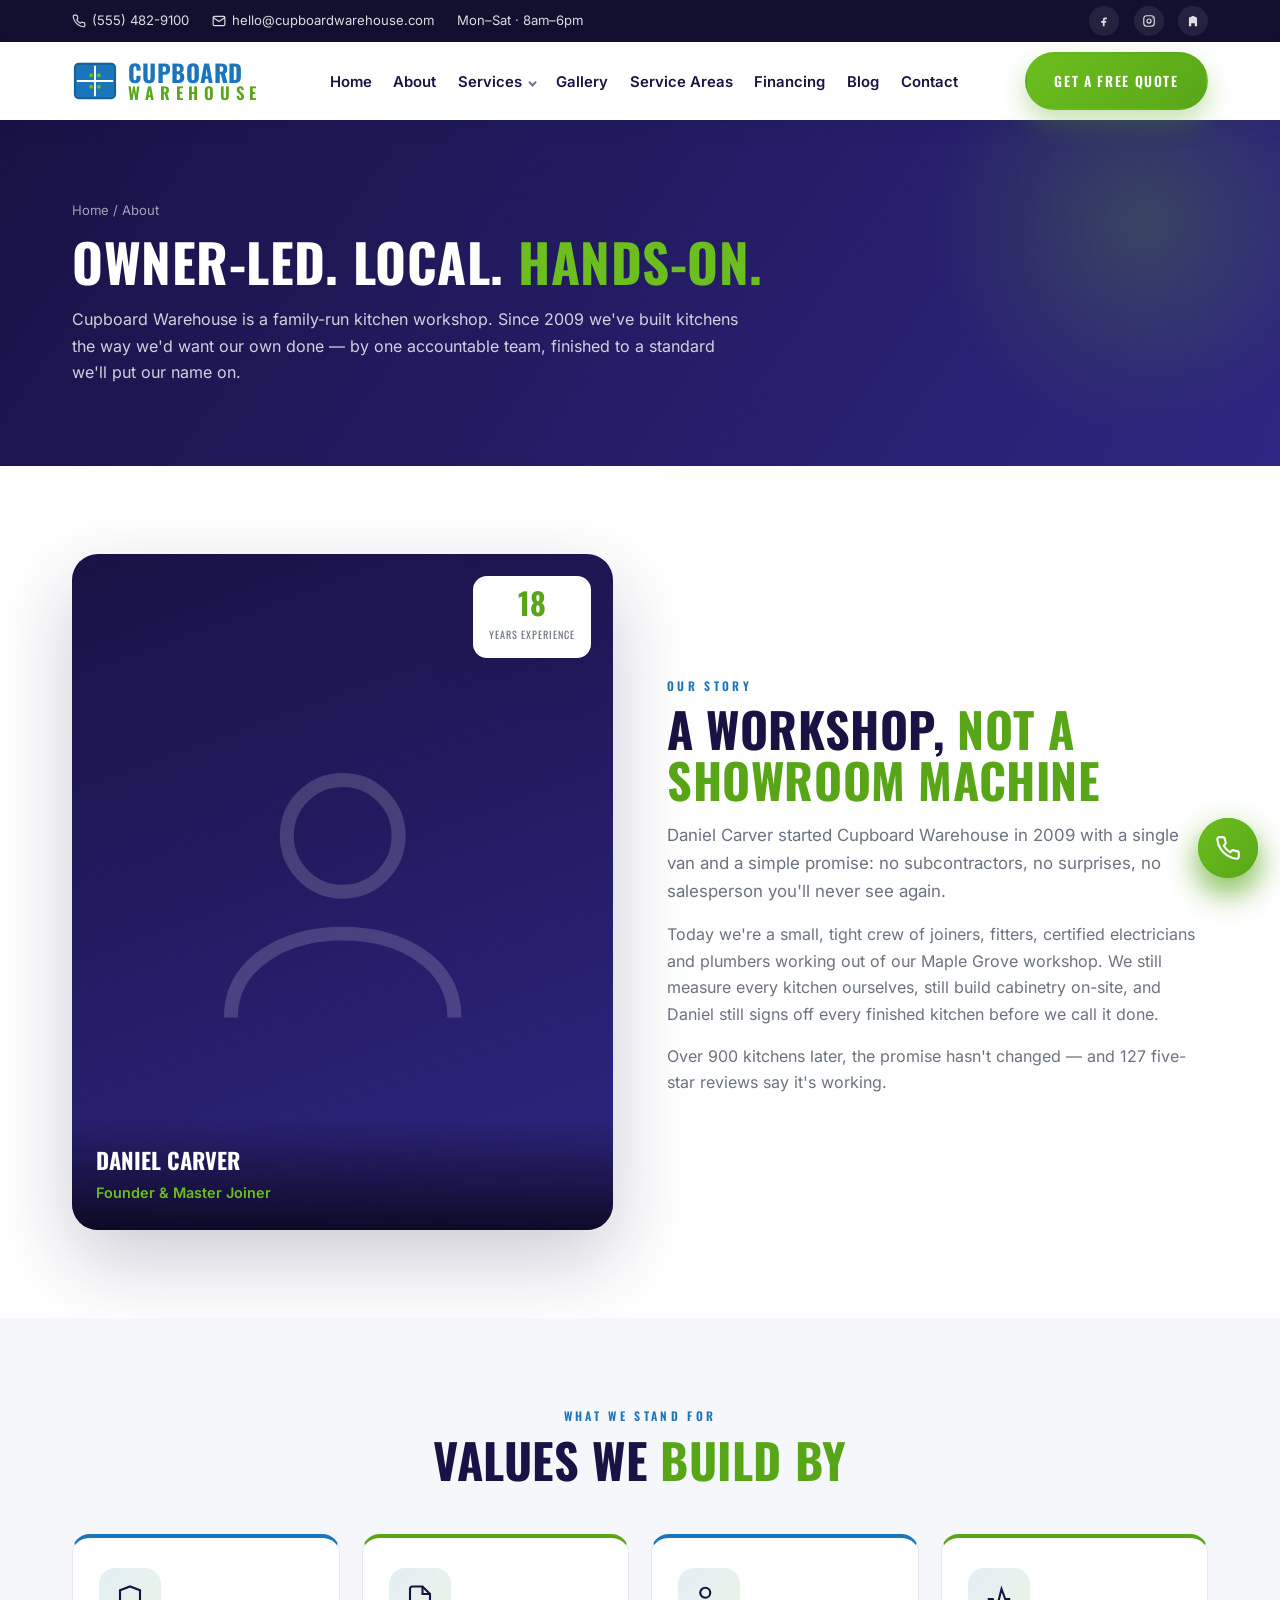
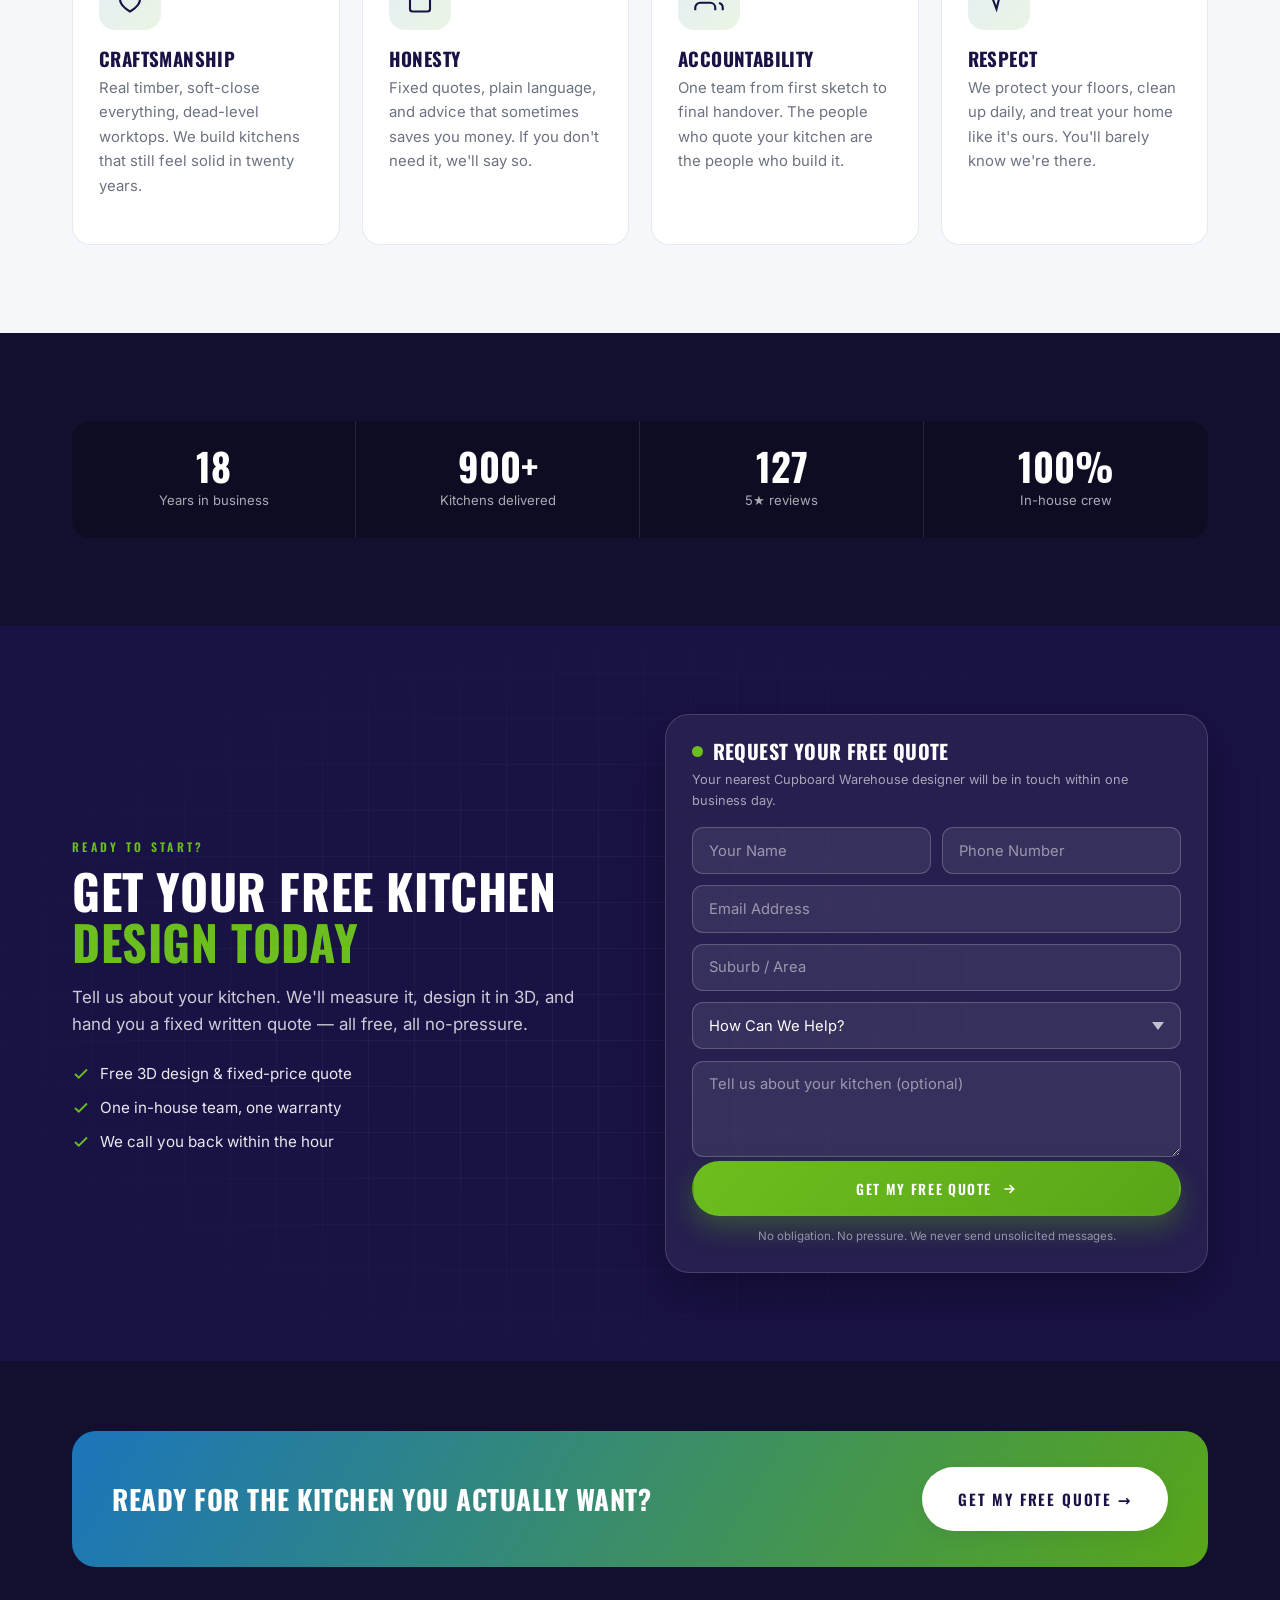
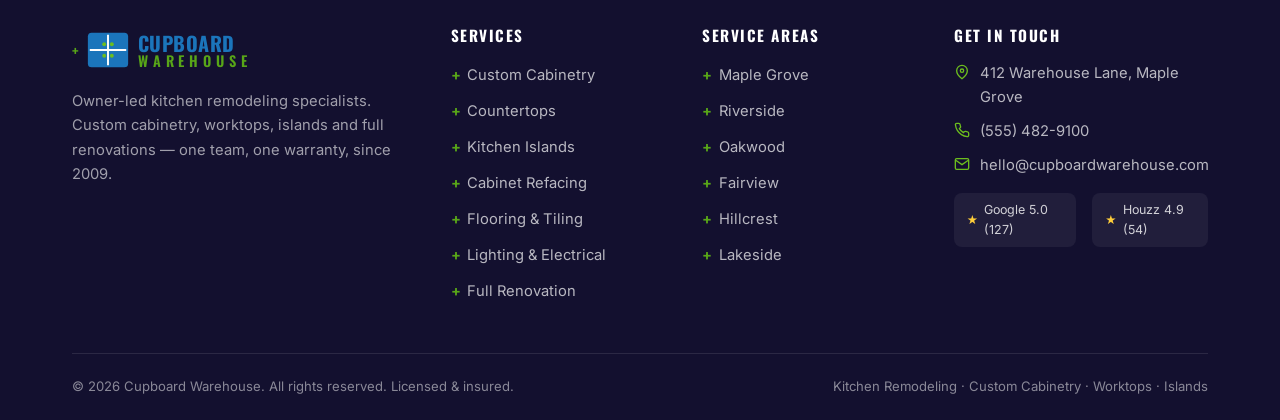
<file: about.html>
<!DOCTYPE html>
<html lang="en">
<head>
<meta charset="UTF-8">
<meta name="viewport" content="width=device-width, initial-scale=1.0">
<title>About Us | Cupboard Warehouse</title>
<meta name="description" content="Family-run kitchen remodeling workshop since 2009. Owner-led, in-house craftsmen, 900+ kitchens delivered and 127 five-star reviews.">
<link rel="icon" type="image/png" href="assets/favicon.png">
<link rel="stylesheet" href="assets/styles.css">
</head>
<body>

<!-- ============ TOP UTILITY BAR ============ -->
<div class="topbar">
  <div class="container">
    <div class="tb-left">
      <a href="tel:+15554829100"><svg width="14" height="14" viewBox="0 0 24 24" fill="none" stroke="currentColor" stroke-width="2"><path d="M22 16.92v3a2 2 0 0 1-2.18 2 19.79 19.79 0 0 1-8.63-3.07 19.5 19.5 0 0 1-6-6 19.79 19.79 0 0 1-3.07-8.67A2 2 0 0 1 4.11 2h3a2 2 0 0 1 2 1.72c.13.96.36 1.9.7 2.81a2 2 0 0 1-.45 2.11L8.09 9.91a16 16 0 0 0 6 6l1.27-1.27a2 2 0 0 1 2.11-.45c.91.34 1.85.57 2.81.7A2 2 0 0 1 22 16.92z"/></svg> (555) 482-9100</a>
      <a href="mailto:hello@cupboardwarehouse.com"><svg width="14" height="14" viewBox="0 0 24 24" fill="none" stroke="currentColor" stroke-width="2"><rect x="2" y="4" width="20" height="16" rx="2"/><path d="m22 6-10 7L2 6"/></svg> hello@cupboardwarehouse.com</a>
      <a href="#">Mon–Sat · 8am–6pm</a>
    </div>
    <div class="tb-right">
      <a href="#" aria-label="Facebook"><svg width="14" height="14" viewBox="0 0 24 24" fill="currentColor"><path d="M14 9h3V6h-3a4 4 0 0 0-4 4v2H7v3h3v6h3v-6h2.5l.5-3H13v-1.5A1.5 1.5 0 0 1 14.5 9z"/></svg></a>
      <a href="#" aria-label="Instagram"><svg width="14" height="14" viewBox="0 0 24 24" fill="none" stroke="currentColor" stroke-width="2"><rect x="3" y="3" width="18" height="18" rx="5"/><circle cx="12" cy="12" r="3.5"/><circle cx="17.5" cy="6.5" r="1" fill="currentColor" stroke="none"/></svg></a>
      <a href="#" aria-label="Houzz"><svg width="14" height="14" viewBox="0 0 24 24" fill="currentColor"><path d="M12 3 5 6.5V21h4v-5h6v5h4V6.5z"/></svg></a>
    </div>
  </div>
</div>


<!-- ============ HEADER ============ -->
<header class="site-header">
  <div class="container">
    <a class="brand" href="index.html" aria-label="Cupboard Warehouse home">
      <svg class="mark" viewBox="0 0 48 48" fill="none" aria-hidden="true"><rect x="3" y="6" width="42" height="36" rx="4" fill="#1b75bb"/><rect x="3" y="6" width="42" height="36" rx="4" stroke="#155e96" stroke-width="2"/><line x1="24" y1="8" x2="24" y2="40" stroke="#fff" stroke-width="2"/><line x1="5" y1="24" x2="43" y2="24" stroke="#fff" stroke-width="2"/><circle cx="20" cy="18" r="2" fill="#6cbe1e"/><circle cx="28" cy="18" r="2" fill="#6cbe1e"/><circle cx="20" cy="30" r="2" fill="#6cbe1e"/><circle cx="28" cy="30" r="2" fill="#6cbe1e"/></svg>
      <span class="b-text"><span class="b1">Cupboard</span><span class="b2">Warehouse</span></span>
    </a>

    <div class="nav-scrim"></div>
    <nav class="main-nav" aria-label="Main">
      <ul>
        <li><a href="index.html">Home</a></li>
        <li><a href="about.html">About</a></li>
        <li class="has-drop"><a href="services.html">Services</a>
          <div class="dropdown">
            <a href="services.html">All Services</a>
            <a href="services.html#custom-cabinetry">Custom Cabinetry</a>
            <a href="services.html#countertops">Countertops &amp; Worktops</a>
            <a href="services.html#islands">Kitchen Islands</a>
            <a href="services.html#refacing">Cabinet Refacing</a>
            <a href="services.html#flooring">Flooring &amp; Tiling</a>
            <a href="services.html#lighting">Lighting &amp; Electrical</a>
            <a href="services.html#full-renovation">Full Kitchen Renovation</a>
          </div>
        </li>
        <li><a href="gallery.html">Gallery</a></li>
        <li><a href="service-areas.html">Service Areas</a></li>
        <li><a href="financing.html">Financing</a></li>
        <li><a href="blog.html">Blog</a></li>
        <li><a href="contact.html">Contact</a></li>
      </ul>
    </nav>

    <div class="header-cta">
      <a class="btn btn-green" href="contact.html">Get a Free Quote</a>
      <button class="nav-toggle" aria-label="Menu"><span></span><span></span><span></span></button>
    </div>
  </div>
</header>


<section class="page-hero">
  <div class="container">
    <p class="crumbs"><a href="index.html">Home</a> / About</p>
    <h1>Owner-Led. Local. <span class="alt">Hands-On.</span></h1>
    <p>Cupboard Warehouse is a family-run kitchen workshop. Since 2009 we've built kitchens the way we'd want our own done — by one accountable team, finished to a standard we'll put our name on.</p>
  </div>
</section>
<section class="sec">
  <div class="container">
    <div class="about-grid">
      <div class="founder-card">
        <span class="exp-chip"><b>18</b><small>Years Experience</small></span>
        <div class="ph"><svg viewBox="0 0 24 24" fill="none" stroke="currentColor" stroke-width="1"><circle cx="12" cy="8" r="4"/><path d="M4 21c0-4 4-6 8-6s8 2 8 6"/></svg></div>
        <div class="fc-info"><b>Daniel Carver</b><span>Founder &amp; Master Joiner</span></div>
      </div>
      <div>
        <span class="eyebrow">Our Story</span>
        <h2 class="section-title" style="margin:.4rem 0 1rem">A Workshop, <span class="alt">Not A Showroom Machine</span></h2>
        <p class="lead">Daniel Carver started Cupboard Warehouse in 2009 with a single van and a simple promise: no subcontractors, no surprises, no salesperson you'll never see again.</p>
        <p style="color:var(--muted)">Today we're a small, tight crew of joiners, fitters, certified electricians and plumbers working out of our Maple Grove workshop. We still measure every kitchen ourselves, still build cabinetry on-site, and Daniel still signs off every finished kitchen before we call it done.</p>
        <p style="color:var(--muted)">Over 900 kitchens later, the promise hasn't changed — and 127 five-star reviews say it's working.</p>
      </div>
    </div>
  </div>
</section>

<section class="sec bg-soft">
  <div class="container">
    <div class="sec-head center"><span class="eyebrow">What We Stand For</span><h2 class="section-title">Values We <span class="alt">Build By</span></h2></div>
    <div class="svc-grid">
      <div class="svc-card"><span class="svc-ic"><svg width="30" height="30" viewBox="0 0 24 24" fill="none" stroke="currentColor" stroke-width="1.7"><path d="M12 22s8-4 8-10V5l-8-3-8 3v7c0 6 8 10 8 10z"/></svg></span><h3>Craftsmanship</h3><p>Real timber, soft-close everything, dead-level worktops. We build kitchens that still feel solid in twenty years.</p></div>
      <div class="svc-card"><span class="svc-ic"><svg width="30" height="30" viewBox="0 0 24 24" fill="none" stroke="currentColor" stroke-width="1.7"><path d="M14 2H6a2 2 0 0 0-2 2v16a2 2 0 0 0 2 2h12a2 2 0 0 0 2-2V8z"/><path d="M14 2v6h6"/></svg></span><h3>Honesty</h3><p>Fixed quotes, plain language, and advice that sometimes saves you money. If you don't need it, we'll say so.</p></div>
      <div class="svc-card"><span class="svc-ic"><svg width="30" height="30" viewBox="0 0 24 24" fill="none" stroke="currentColor" stroke-width="1.7"><path d="M17 21v-2a4 4 0 0 0-4-4H5a4 4 0 0 0-4 4v2"/><circle cx="9" cy="7" r="4"/><path d="M23 21v-2a4 4 0 0 0-3-3.87"/></svg></span><h3>Accountability</h3><p>One team from first sketch to final handover. The people who quote your kitchen are the people who build it.</p></div>
      <div class="svc-card"><span class="svc-ic"><svg width="30" height="30" viewBox="0 0 24 24" fill="none" stroke="currentColor" stroke-width="1.7"><path d="M3 12h4l3 8 4-16 3 8h4"/></svg></span><h3>Respect</h3><p>We protect your floors, clean up daily, and treat your home like it's ours. You'll barely know we're there.</p></div>
    </div>
  </div>
</section>

<section class="sec bg-navy-slate">
  <div class="container">
    <div class="stats">
      <div class="st"><b>18</b><span>Years in business</span></div>
      <div class="st"><b>900+</b><span>Kitchens delivered</span></div>
      <div class="st"><b>127</b><span>5★ reviews</span></div>
      <div class="st"><b>100%</b><span>In-house crew</span></div>
    </div>
  </div>
</section>
<section class="sec bg-navy bg-grid">
  <div class="container">
    <div class="cta-grid">
      <div>
        <span class="eyebrow on-dark">Ready To Start?</span>
        <h2 class="section-title on-dark" style="margin:.4rem 0 1rem">Get Your Free Kitchen <span class="alt">Design Today</span></h2>
        <p class="lead">Tell us about your kitchen. We'll measure it, design it in 3D, and hand you a fixed written quote — all free, all no-pressure.</p>
        <ul class="hero-trust" style="margin-top:1.4rem">
          <li><svg width="18" height="18" viewBox="0 0 24 24" fill="none" stroke="currentColor" stroke-width="2.5"><path d="M20 6 9 17l-5-5"/></svg> Free 3D design &amp; fixed-price quote</li>
          <li><svg width="18" height="18" viewBox="0 0 24 24" fill="none" stroke="currentColor" stroke-width="2.5"><path d="M20 6 9 17l-5-5"/></svg> One in-house team, one warranty</li>
          <li><svg width="18" height="18" viewBox="0 0 24 24" fill="none" stroke="currentColor" stroke-width="2.5"><path d="M20 6 9 17l-5-5"/></svg> We call you back within the hour</li>
        </ul>
      </div>
      <div class="lead-card">
        <div class="lc-top"><span class="pulse"></span><h3>Request Your Free Quote</h3></div>
        <p class="lc-note">Your nearest Cupboard Warehouse designer will be in touch within one business day.</p>
        <form data-demo>
          <div class="form-grid">
            <input class="form-input" placeholder="Your Name" required>
            <input class="form-input" type="tel" placeholder="Phone Number" required>
            <input class="form-input full" type="email" placeholder="Email Address">
            <input class="form-input full" placeholder="Suburb / Area">
            <select class="form-input full" aria-label="How can we help?">
              <option>How Can We Help?</option><option>Custom Cabinetry</option><option>Countertops &amp; Worktops</option><option>Kitchen Islands</option><option>Cabinet Refacing</option><option>Flooring &amp; Tiling</option><option>Lighting &amp; Electrical</option><option>Full Kitchen Renovation</option>
            </select>
            <textarea class="form-input full" placeholder="Tell us about your kitchen (optional)"></textarea>
          </div>
          <button class="btn btn-green" type="submit">Get My Free Quote <svg width="16" height="16" viewBox="0 0 24 24" fill="none" stroke="currentColor" stroke-width="2.5"><path d="M5 12h14M13 6l6 6-6 6"/></svg></button>
        </form>
        <p class="lc-foot">No obligation. No pressure. We never send unsolicited messages.</p>
      </div>
    </div>
  </div>
</section>
<!-- ============ FOOTER ============ -->
<footer class="site-footer">
  <div class="container">
    <div class="footer-cta">
      <h3>Ready for the kitchen you actually want?</h3>
      <a class="btn btn-ghost btn-lg" href="contact.html">Get My Free Quote →</a>
    </div>
    <div class="footer-cols">
      <div class="footer-brand">
        <a class="brand" href="index.html">
          <svg class="mark" viewBox="0 0 48 48" fill="none"><rect x="3" y="6" width="42" height="36" rx="4" fill="#1b75bb"/><line x1="24" y1="8" x2="24" y2="40" stroke="#fff" stroke-width="2"/><line x1="5" y1="24" x2="43" y2="24" stroke="#fff" stroke-width="2"/><circle cx="20" cy="18" r="2" fill="#6cbe1e"/><circle cx="28" cy="18" r="2" fill="#6cbe1e"/><circle cx="20" cy="30" r="2" fill="#6cbe1e"/><circle cx="28" cy="30" r="2" fill="#6cbe1e"/></svg>
          <span class="b-text"><span class="b1" style="font-size:1.25rem">Cupboard</span><span class="b2" style="font-size:.9rem">Warehouse</span></span>
        </a>
        <p>Owner-led kitchen remodeling specialists. Custom cabinetry, worktops, islands and full renovations — one team, one warranty, since 2009.</p>
      </div>
      <div>
        <h4>Services</h4>
        <ul>
          <li><a href="services.html#custom-cabinetry">Custom Cabinetry</a></li>
          <li><a href="services.html#countertops">Countertops</a></li>
          <li><a href="services.html#islands">Kitchen Islands</a></li>
          <li><a href="services.html#refacing">Cabinet Refacing</a></li>
          <li><a href="services.html#flooring">Flooring &amp; Tiling</a></li>
          <li><a href="services.html#lighting">Lighting &amp; Electrical</a></li>
          <li><a href="services.html#full-renovation">Full Renovation</a></li>
        </ul>
      </div>
      <div>
        <h4>Service Areas</h4>
        <ul>
          <li><a href="service-areas.html">Maple Grove</a></li>
          <li><a href="service-areas.html">Riverside</a></li>
          <li><a href="service-areas.html">Oakwood</a></li>
          <li><a href="service-areas.html">Fairview</a></li>
          <li><a href="service-areas.html">Hillcrest</a></li>
          <li><a href="service-areas.html">Lakeside</a></li>
        </ul>
      </div>
      <div>
        <h4>Get In Touch</h4>
        <ul class="fcontact">
          <li><svg width="16" height="16" viewBox="0 0 24 24" fill="none" stroke="currentColor" stroke-width="2"><path d="M20 10c0 6-8 12-8 12s-8-6-8-12a8 8 0 0 1 16 0z"/><circle cx="12" cy="10" r="2.5"/></svg> 412 Warehouse Lane, Maple Grove</li>
          <li><svg width="16" height="16" viewBox="0 0 24 24" fill="none" stroke="currentColor" stroke-width="2"><path d="M22 16.92v3a2 2 0 0 1-2.18 2 19.79 19.79 0 0 1-8.63-3.07 19.5 19.5 0 0 1-6-6 19.79 19.79 0 0 1-3.07-8.67A2 2 0 0 1 4.11 2h3a2 2 0 0 1 2 1.72c.13.96.36 1.9.7 2.81a2 2 0 0 1-.45 2.11L8.09 9.91a16 16 0 0 0 6 6l1.27-1.27a2 2 0 0 1 2.11-.45c.91.34 1.85.57 2.81.7A2 2 0 0 1 22 16.92z"/></svg> <a href="tel:+15554829100">(555) 482-9100</a></li>
          <li><svg width="16" height="16" viewBox="0 0 24 24" fill="none" stroke="currentColor" stroke-width="2"><rect x="2" y="4" width="20" height="16" rx="2"/><path d="m22 6-10 7L2 6"/></svg> <a href="mailto:hello@cupboardwarehouse.com">hello@cupboardwarehouse.com</a></li>
        </ul>
        <div class="foot-badges" style="margin-top:1rem"><span class="fb"><span class="stars">★</span> Google 5.0 (127)</span><span class="fb"><span class="stars">★</span> Houzz 4.9 (54)</span></div>
      </div>
    </div>
    <div class="footer-bottom">
      <span>© 2026 Cupboard Warehouse. All rights reserved. Licensed &amp; insured.</span>
      <span>Kitchen Remodeling · Custom Cabinetry · Worktops · Islands</span>
    </div>
  </div>
</footer>

<a class="float-cta" href="tel:+15554829100" aria-label="Call us"><svg width="26" height="26" viewBox="0 0 24 24" fill="none" stroke="currentColor" stroke-width="2"><path d="M22 16.92v3a2 2 0 0 1-2.18 2 19.79 19.79 0 0 1-8.63-3.07 19.5 19.5 0 0 1-6-6 19.79 19.79 0 0 1-3.07-8.67A2 2 0 0 1 4.11 2h3a2 2 0 0 1 2 1.72c.13.96.36 1.9.7 2.81a2 2 0 0 1-.45 2.11L8.09 9.91a16 16 0 0 0 6 6l1.27-1.27a2 2 0 0 1 2.11-.45c.91.34 1.85.57 2.81.7A2 2 0 0 1 22 16.92z"/></svg></a>


<a class="float-cta" href="tel:+15554829100" aria-label="Call us"><svg width="26" height="26" viewBox="0 0 24 24" fill="none" stroke="currentColor" stroke-width="2"><path d="M22 16.92v3a2 2 0 0 1-2.18 2 19.79 19.79 0 0 1-8.63-3.07 19.5 19.5 0 0 1-6-6 19.79 19.79 0 0 1-3.07-8.67A2 2 0 0 1 4.11 2h3a2 2 0 0 1 2 1.72c.13.96.36 1.9.7 2.81a2 2 0 0 1-.45 2.11L8.09 9.91a16 16 0 0 0 6 6l1.27-1.27a2 2 0 0 1 2.11-.45c.91.34 1.85.57 2.81.7A2 2 0 0 1 22 16.92z"/></svg></a>
<script src="assets/main.js"></script>
</body>
</html>
</file>
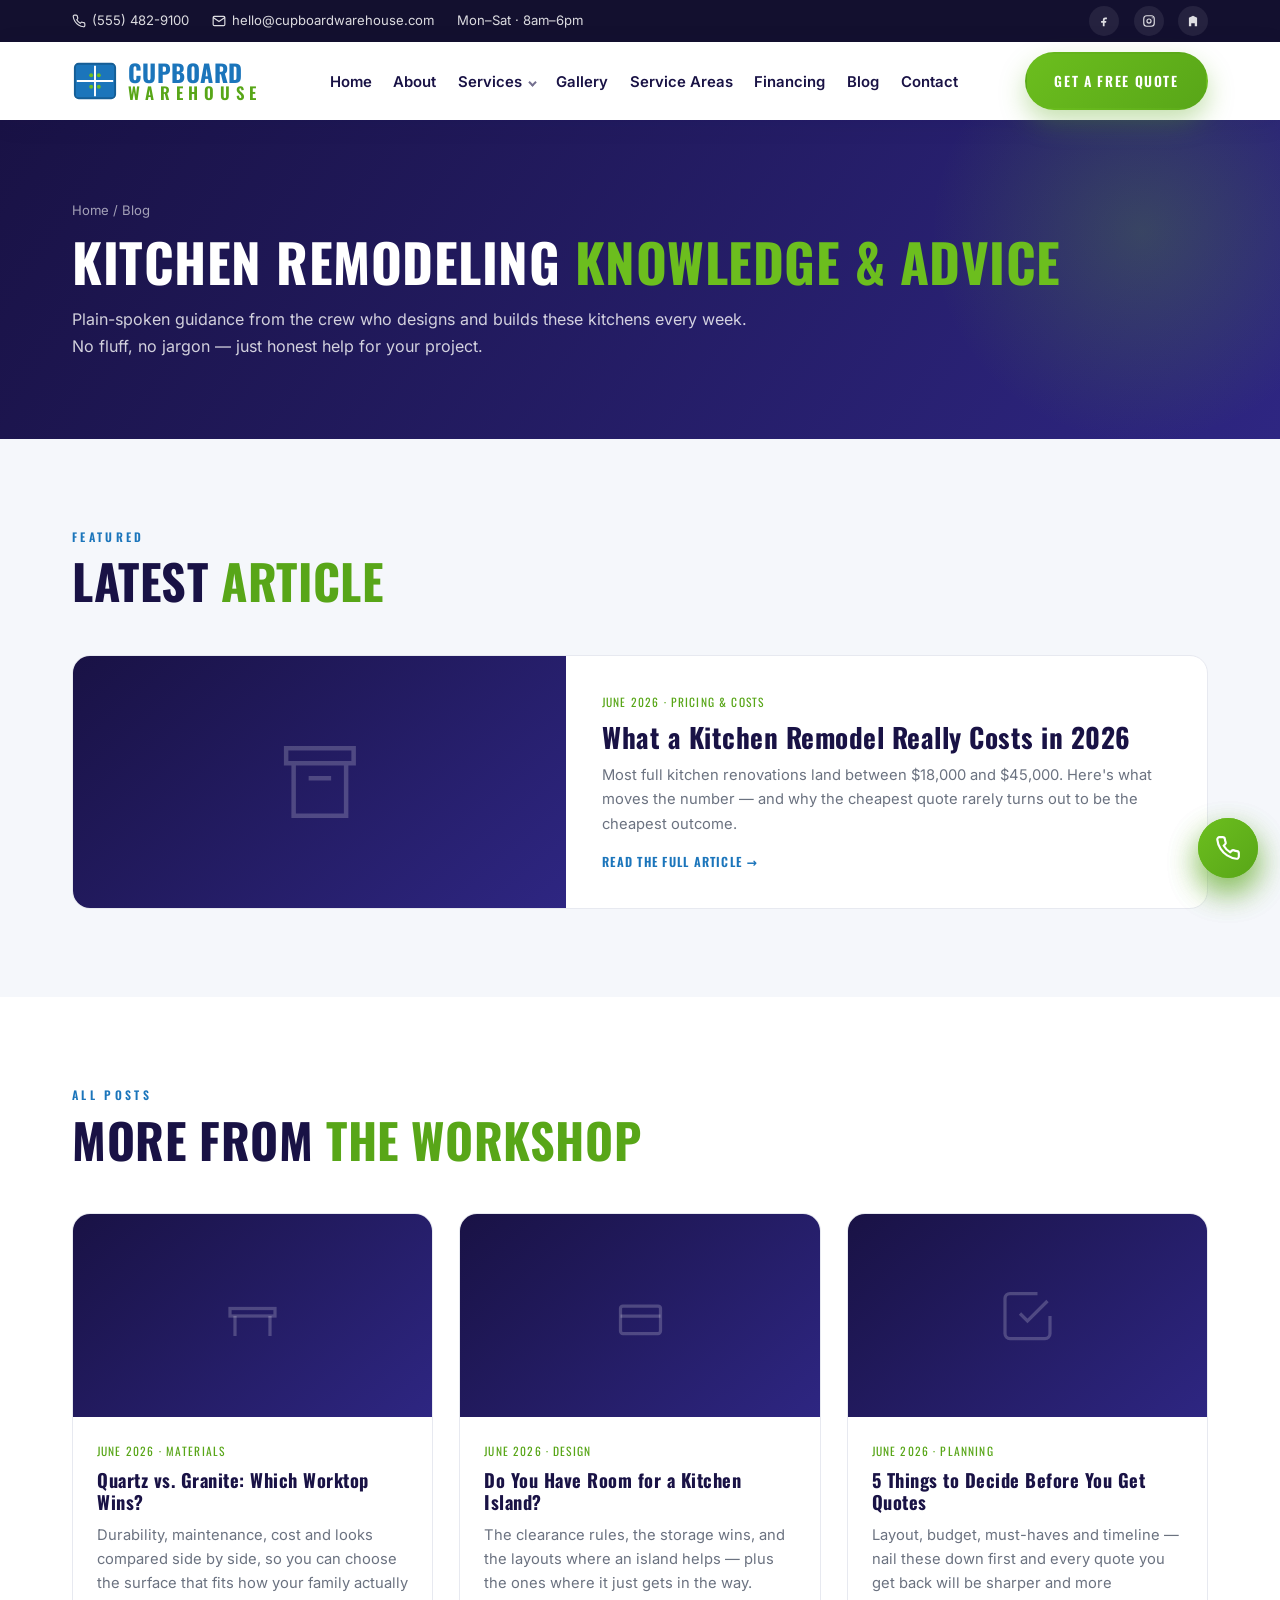
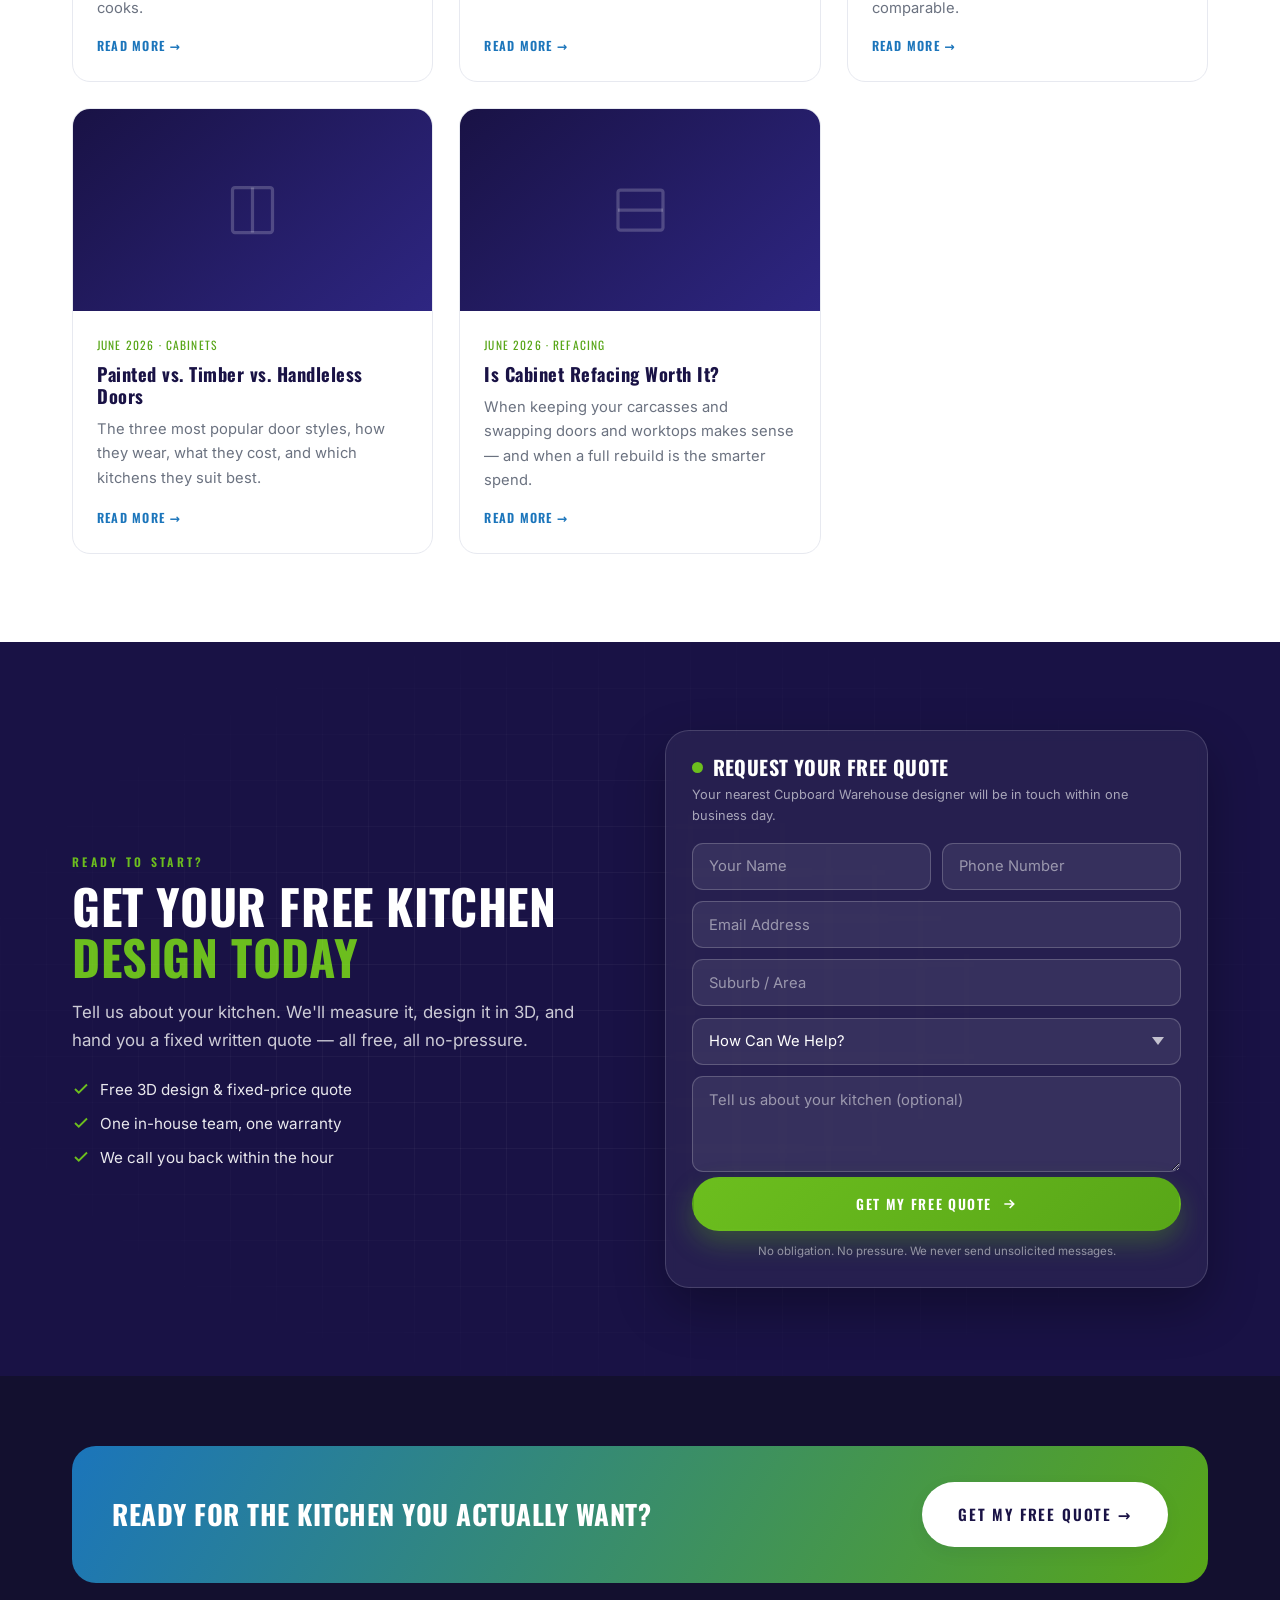
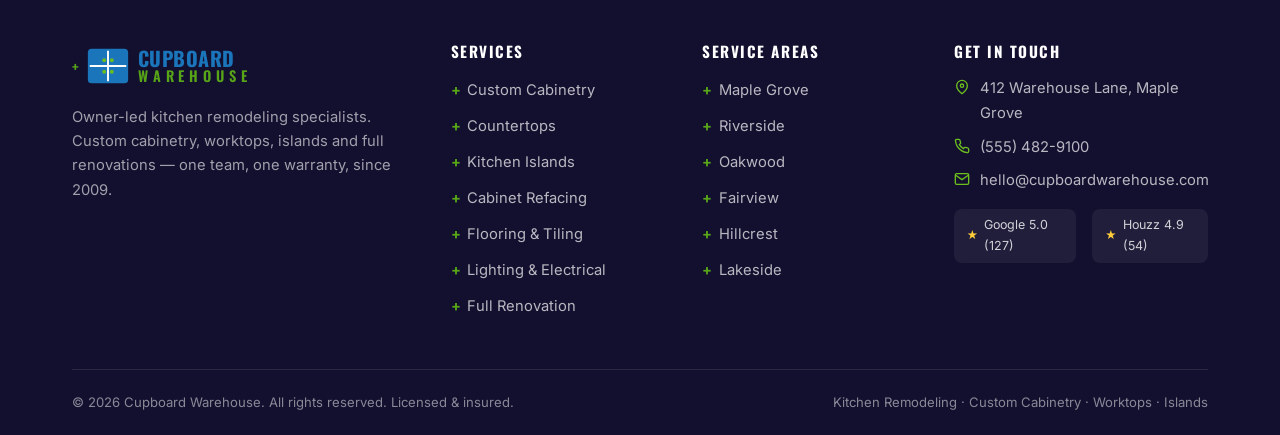
<file: blog.html>
<!DOCTYPE html>
<html lang="en">
<head>
<meta charset="UTF-8">
<meta name="viewport" content="width=device-width, initial-scale=1.0">
<title>Blog | Cupboard Warehouse Kitchen Remodeling Tips</title>
<meta name="description" content="Honest kitchen remodeling advice — costs, materials, design and planning tips from the team that builds these kitchens every week.">
<link rel="icon" type="image/png" href="assets/favicon.png">
<link rel="stylesheet" href="assets/styles.css">
</head>
<body>

<!-- ============ TOP UTILITY BAR ============ -->
<div class="topbar">
  <div class="container">
    <div class="tb-left">
      <a href="tel:+15554829100"><svg width="14" height="14" viewBox="0 0 24 24" fill="none" stroke="currentColor" stroke-width="2"><path d="M22 16.92v3a2 2 0 0 1-2.18 2 19.79 19.79 0 0 1-8.63-3.07 19.5 19.5 0 0 1-6-6 19.79 19.79 0 0 1-3.07-8.67A2 2 0 0 1 4.11 2h3a2 2 0 0 1 2 1.72c.13.96.36 1.9.7 2.81a2 2 0 0 1-.45 2.11L8.09 9.91a16 16 0 0 0 6 6l1.27-1.27a2 2 0 0 1 2.11-.45c.91.34 1.85.57 2.81.7A2 2 0 0 1 22 16.92z"/></svg> (555) 482-9100</a>
      <a href="mailto:hello@cupboardwarehouse.com"><svg width="14" height="14" viewBox="0 0 24 24" fill="none" stroke="currentColor" stroke-width="2"><rect x="2" y="4" width="20" height="16" rx="2"/><path d="m22 6-10 7L2 6"/></svg> hello@cupboardwarehouse.com</a>
      <a href="#">Mon–Sat · 8am–6pm</a>
    </div>
    <div class="tb-right">
      <a href="#" aria-label="Facebook"><svg width="14" height="14" viewBox="0 0 24 24" fill="currentColor"><path d="M14 9h3V6h-3a4 4 0 0 0-4 4v2H7v3h3v6h3v-6h2.5l.5-3H13v-1.5A1.5 1.5 0 0 1 14.5 9z"/></svg></a>
      <a href="#" aria-label="Instagram"><svg width="14" height="14" viewBox="0 0 24 24" fill="none" stroke="currentColor" stroke-width="2"><rect x="3" y="3" width="18" height="18" rx="5"/><circle cx="12" cy="12" r="3.5"/><circle cx="17.5" cy="6.5" r="1" fill="currentColor" stroke="none"/></svg></a>
      <a href="#" aria-label="Houzz"><svg width="14" height="14" viewBox="0 0 24 24" fill="currentColor"><path d="M12 3 5 6.5V21h4v-5h6v5h4V6.5z"/></svg></a>
    </div>
  </div>
</div>


<!-- ============ HEADER ============ -->
<header class="site-header">
  <div class="container">
    <a class="brand" href="index.html" aria-label="Cupboard Warehouse home">
      <svg class="mark" viewBox="0 0 48 48" fill="none" aria-hidden="true"><rect x="3" y="6" width="42" height="36" rx="4" fill="#1b75bb"/><rect x="3" y="6" width="42" height="36" rx="4" stroke="#155e96" stroke-width="2"/><line x1="24" y1="8" x2="24" y2="40" stroke="#fff" stroke-width="2"/><line x1="5" y1="24" x2="43" y2="24" stroke="#fff" stroke-width="2"/><circle cx="20" cy="18" r="2" fill="#6cbe1e"/><circle cx="28" cy="18" r="2" fill="#6cbe1e"/><circle cx="20" cy="30" r="2" fill="#6cbe1e"/><circle cx="28" cy="30" r="2" fill="#6cbe1e"/></svg>
      <span class="b-text"><span class="b1">Cupboard</span><span class="b2">Warehouse</span></span>
    </a>

    <div class="nav-scrim"></div>
    <nav class="main-nav" aria-label="Main">
      <ul>
        <li><a href="index.html">Home</a></li>
        <li><a href="about.html">About</a></li>
        <li class="has-drop"><a href="services.html">Services</a>
          <div class="dropdown">
            <a href="services.html">All Services</a>
            <a href="services.html#custom-cabinetry">Custom Cabinetry</a>
            <a href="services.html#countertops">Countertops &amp; Worktops</a>
            <a href="services.html#islands">Kitchen Islands</a>
            <a href="services.html#refacing">Cabinet Refacing</a>
            <a href="services.html#flooring">Flooring &amp; Tiling</a>
            <a href="services.html#lighting">Lighting &amp; Electrical</a>
            <a href="services.html#full-renovation">Full Kitchen Renovation</a>
          </div>
        </li>
        <li><a href="gallery.html">Gallery</a></li>
        <li><a href="service-areas.html">Service Areas</a></li>
        <li><a href="financing.html">Financing</a></li>
        <li><a href="blog.html">Blog</a></li>
        <li><a href="contact.html">Contact</a></li>
      </ul>
    </nav>

    <div class="header-cta">
      <a class="btn btn-green" href="contact.html">Get a Free Quote</a>
      <button class="nav-toggle" aria-label="Menu"><span></span><span></span><span></span></button>
    </div>
  </div>
</header>


<section class="page-hero">
  <div class="container">
    <p class="crumbs"><a href="index.html">Home</a> / Blog</p>
    <h1>Kitchen Remodeling <span class="alt">Knowledge &amp; Advice</span></h1>
    <p>Plain-spoken guidance from the crew who designs and builds these kitchens every week. No fluff, no jargon — just honest help for your project.</p>
  </div>
</section>
<section class="sec bg-soft">
  <div class="container">
    <div class="sec-head"><span class="eyebrow">Featured</span><h2 class="section-title">Latest <span class="alt">Article</span></h2></div>
    <a class="post-card" href="blog.html" style="display:grid;grid-template-columns:1fr 1.3fr;align-items:stretch">
      <div class="pimg" style="aspect-ratio:auto"><svg width="90" height="90" viewBox="0 0 24 24" fill="none" stroke="currentColor" stroke-width="1.2"><path d="M3 3h18v4H3zM5 7v14h14V7M9 11h6"/></svg></div>
      <div class="pbody" style="padding:36px"><span class="pmeta">June 2026 · Pricing &amp; Costs</span><h3 style="font-size:1.7rem">What a Kitchen Remodel Really Costs in 2026</h3><p>Most full kitchen renovations land between $18,000 and $45,000. Here's what moves the number — and why the cheapest quote rarely turns out to be the cheapest outcome.</p><span class="more">Read The Full Article →</span></div>
    </a>
  </div>
</section>
<section class="sec">
  <div class="container">
    <div class="sec-head"><span class="eyebrow">All Posts</span><h2 class="section-title">More From <span class="alt">The Workshop</span></h2></div>
    <div class="blog-grid"><a class="post-card" href="blog.html">
      <div class="pimg"><svg width="60" height="60" viewBox="0 0 24 24" fill="none" stroke="currentColor" stroke-width="1.3"><rect x="3" y="9" width="18" height="3"/><path d="M5 12v8M19 12v8"/></svg></div>
      <div class="pbody"><span class="pmeta">June 2026 · Materials</span><h3>Quartz vs. Granite: Which Worktop Wins?</h3><p>Durability, maintenance, cost and looks compared side by side, so you can choose the surface that fits how your family actually cooks.</p><span class="more">Read More →</span></div>
    </a><a class="post-card" href="blog.html">
      <div class="pimg"><svg width="60" height="60" viewBox="0 0 24 24" fill="none" stroke="currentColor" stroke-width="1.3"><rect x="4" y="8" width="16" height="11" rx="1"/><line x1="4" y1="12" x2="20" y2="12"/></svg></div>
      <div class="pbody"><span class="pmeta">June 2026 · Design</span><h3>Do You Have Room for a Kitchen Island?</h3><p>The clearance rules, the storage wins, and the layouts where an island helps — plus the ones where it just gets in the way.</p><span class="more">Read More →</span></div>
    </a><a class="post-card" href="blog.html">
      <div class="pimg"><svg width="60" height="60" viewBox="0 0 24 24" fill="none" stroke="currentColor" stroke-width="1.3"><path d="M9 11l3 3 8-8M21 12v7a2 2 0 0 1-2 2H5a2 2 0 0 1-2-2V5a2 2 0 0 1 2-2h11"/></svg></div>
      <div class="pbody"><span class="pmeta">June 2026 · Planning</span><h3>5 Things to Decide Before You Get Quotes</h3><p>Layout, budget, must-haves and timeline — nail these down first and every quote you get back will be sharper and more comparable.</p><span class="more">Read More →</span></div>
    </a><a class="post-card" href="blog.html">
      <div class="pimg"><svg width="60" height="60" viewBox="0 0 24 24" fill="none" stroke="currentColor" stroke-width="1.3"><rect x="4" y="3" width="16" height="18" rx="1"/><line x1="12" y1="3" x2="12" y2="21"/></svg></div>
      <div class="pbody"><span class="pmeta">June 2026 · Cabinets</span><h3>Painted vs. Timber vs. Handleless Doors</h3><p>The three most popular door styles, how they wear, what they cost, and which kitchens they suit best.</p><span class="more">Read More →</span></div>
    </a><a class="post-card" href="blog.html">
      <div class="pimg"><svg width="60" height="60" viewBox="0 0 24 24" fill="none" stroke="currentColor" stroke-width="1.3"><rect x="3" y="4" width="18" height="16" rx="1"/><path d="M3 12h18"/></svg></div>
      <div class="pbody"><span class="pmeta">June 2026 · Refacing</span><h3>Is Cabinet Refacing Worth It?</h3><p>When keeping your carcasses and swapping doors and worktops makes sense — and when a full rebuild is the smarter spend.</p><span class="more">Read More →</span></div>
    </a></div>
  </div>
</section>
<section class="sec bg-navy bg-grid">
  <div class="container">
    <div class="cta-grid">
      <div>
        <span class="eyebrow on-dark">Ready To Start?</span>
        <h2 class="section-title on-dark" style="margin:.4rem 0 1rem">Get Your Free Kitchen <span class="alt">Design Today</span></h2>
        <p class="lead">Tell us about your kitchen. We'll measure it, design it in 3D, and hand you a fixed written quote — all free, all no-pressure.</p>
        <ul class="hero-trust" style="margin-top:1.4rem">
          <li><svg width="18" height="18" viewBox="0 0 24 24" fill="none" stroke="currentColor" stroke-width="2.5"><path d="M20 6 9 17l-5-5"/></svg> Free 3D design &amp; fixed-price quote</li>
          <li><svg width="18" height="18" viewBox="0 0 24 24" fill="none" stroke="currentColor" stroke-width="2.5"><path d="M20 6 9 17l-5-5"/></svg> One in-house team, one warranty</li>
          <li><svg width="18" height="18" viewBox="0 0 24 24" fill="none" stroke="currentColor" stroke-width="2.5"><path d="M20 6 9 17l-5-5"/></svg> We call you back within the hour</li>
        </ul>
      </div>
      <div class="lead-card">
        <div class="lc-top"><span class="pulse"></span><h3>Request Your Free Quote</h3></div>
        <p class="lc-note">Your nearest Cupboard Warehouse designer will be in touch within one business day.</p>
        <form data-demo>
          <div class="form-grid">
            <input class="form-input" placeholder="Your Name" required>
            <input class="form-input" type="tel" placeholder="Phone Number" required>
            <input class="form-input full" type="email" placeholder="Email Address">
            <input class="form-input full" placeholder="Suburb / Area">
            <select class="form-input full" aria-label="How can we help?">
              <option>How Can We Help?</option><option>Custom Cabinetry</option><option>Countertops &amp; Worktops</option><option>Kitchen Islands</option><option>Cabinet Refacing</option><option>Flooring &amp; Tiling</option><option>Lighting &amp; Electrical</option><option>Full Kitchen Renovation</option>
            </select>
            <textarea class="form-input full" placeholder="Tell us about your kitchen (optional)"></textarea>
          </div>
          <button class="btn btn-green" type="submit">Get My Free Quote <svg width="16" height="16" viewBox="0 0 24 24" fill="none" stroke="currentColor" stroke-width="2.5"><path d="M5 12h14M13 6l6 6-6 6"/></svg></button>
        </form>
        <p class="lc-foot">No obligation. No pressure. We never send unsolicited messages.</p>
      </div>
    </div>
  </div>
</section>
<!-- ============ FOOTER ============ -->
<footer class="site-footer">
  <div class="container">
    <div class="footer-cta">
      <h3>Ready for the kitchen you actually want?</h3>
      <a class="btn btn-ghost btn-lg" href="contact.html">Get My Free Quote →</a>
    </div>
    <div class="footer-cols">
      <div class="footer-brand">
        <a class="brand" href="index.html">
          <svg class="mark" viewBox="0 0 48 48" fill="none"><rect x="3" y="6" width="42" height="36" rx="4" fill="#1b75bb"/><line x1="24" y1="8" x2="24" y2="40" stroke="#fff" stroke-width="2"/><line x1="5" y1="24" x2="43" y2="24" stroke="#fff" stroke-width="2"/><circle cx="20" cy="18" r="2" fill="#6cbe1e"/><circle cx="28" cy="18" r="2" fill="#6cbe1e"/><circle cx="20" cy="30" r="2" fill="#6cbe1e"/><circle cx="28" cy="30" r="2" fill="#6cbe1e"/></svg>
          <span class="b-text"><span class="b1" style="font-size:1.25rem">Cupboard</span><span class="b2" style="font-size:.9rem">Warehouse</span></span>
        </a>
        <p>Owner-led kitchen remodeling specialists. Custom cabinetry, worktops, islands and full renovations — one team, one warranty, since 2009.</p>
      </div>
      <div>
        <h4>Services</h4>
        <ul>
          <li><a href="services.html#custom-cabinetry">Custom Cabinetry</a></li>
          <li><a href="services.html#countertops">Countertops</a></li>
          <li><a href="services.html#islands">Kitchen Islands</a></li>
          <li><a href="services.html#refacing">Cabinet Refacing</a></li>
          <li><a href="services.html#flooring">Flooring &amp; Tiling</a></li>
          <li><a href="services.html#lighting">Lighting &amp; Electrical</a></li>
          <li><a href="services.html#full-renovation">Full Renovation</a></li>
        </ul>
      </div>
      <div>
        <h4>Service Areas</h4>
        <ul>
          <li><a href="service-areas.html">Maple Grove</a></li>
          <li><a href="service-areas.html">Riverside</a></li>
          <li><a href="service-areas.html">Oakwood</a></li>
          <li><a href="service-areas.html">Fairview</a></li>
          <li><a href="service-areas.html">Hillcrest</a></li>
          <li><a href="service-areas.html">Lakeside</a></li>
        </ul>
      </div>
      <div>
        <h4>Get In Touch</h4>
        <ul class="fcontact">
          <li><svg width="16" height="16" viewBox="0 0 24 24" fill="none" stroke="currentColor" stroke-width="2"><path d="M20 10c0 6-8 12-8 12s-8-6-8-12a8 8 0 0 1 16 0z"/><circle cx="12" cy="10" r="2.5"/></svg> 412 Warehouse Lane, Maple Grove</li>
          <li><svg width="16" height="16" viewBox="0 0 24 24" fill="none" stroke="currentColor" stroke-width="2"><path d="M22 16.92v3a2 2 0 0 1-2.18 2 19.79 19.79 0 0 1-8.63-3.07 19.5 19.5 0 0 1-6-6 19.79 19.79 0 0 1-3.07-8.67A2 2 0 0 1 4.11 2h3a2 2 0 0 1 2 1.72c.13.96.36 1.9.7 2.81a2 2 0 0 1-.45 2.11L8.09 9.91a16 16 0 0 0 6 6l1.27-1.27a2 2 0 0 1 2.11-.45c.91.34 1.85.57 2.81.7A2 2 0 0 1 22 16.92z"/></svg> <a href="tel:+15554829100">(555) 482-9100</a></li>
          <li><svg width="16" height="16" viewBox="0 0 24 24" fill="none" stroke="currentColor" stroke-width="2"><rect x="2" y="4" width="20" height="16" rx="2"/><path d="m22 6-10 7L2 6"/></svg> <a href="mailto:hello@cupboardwarehouse.com">hello@cupboardwarehouse.com</a></li>
        </ul>
        <div class="foot-badges" style="margin-top:1rem"><span class="fb"><span class="stars">★</span> Google 5.0 (127)</span><span class="fb"><span class="stars">★</span> Houzz 4.9 (54)</span></div>
      </div>
    </div>
    <div class="footer-bottom">
      <span>© 2026 Cupboard Warehouse. All rights reserved. Licensed &amp; insured.</span>
      <span>Kitchen Remodeling · Custom Cabinetry · Worktops · Islands</span>
    </div>
  </div>
</footer>

<a class="float-cta" href="tel:+15554829100" aria-label="Call us"><svg width="26" height="26" viewBox="0 0 24 24" fill="none" stroke="currentColor" stroke-width="2"><path d="M22 16.92v3a2 2 0 0 1-2.18 2 19.79 19.79 0 0 1-8.63-3.07 19.5 19.5 0 0 1-6-6 19.79 19.79 0 0 1-3.07-8.67A2 2 0 0 1 4.11 2h3a2 2 0 0 1 2 1.72c.13.96.36 1.9.7 2.81a2 2 0 0 1-.45 2.11L8.09 9.91a16 16 0 0 0 6 6l1.27-1.27a2 2 0 0 1 2.11-.45c.91.34 1.85.57 2.81.7A2 2 0 0 1 22 16.92z"/></svg></a>


<a class="float-cta" href="tel:+15554829100" aria-label="Call us"><svg width="26" height="26" viewBox="0 0 24 24" fill="none" stroke="currentColor" stroke-width="2"><path d="M22 16.92v3a2 2 0 0 1-2.18 2 19.79 19.79 0 0 1-8.63-3.07 19.5 19.5 0 0 1-6-6 19.79 19.79 0 0 1-3.07-8.67A2 2 0 0 1 4.11 2h3a2 2 0 0 1 2 1.72c.13.96.36 1.9.7 2.81a2 2 0 0 1-.45 2.11L8.09 9.91a16 16 0 0 0 6 6l1.27-1.27a2 2 0 0 1 2.11-.45c.91.34 1.85.57 2.81.7A2 2 0 0 1 22 16.92z"/></svg></a>
<script src="assets/main.js"></script>
</body>
</html>
</file>
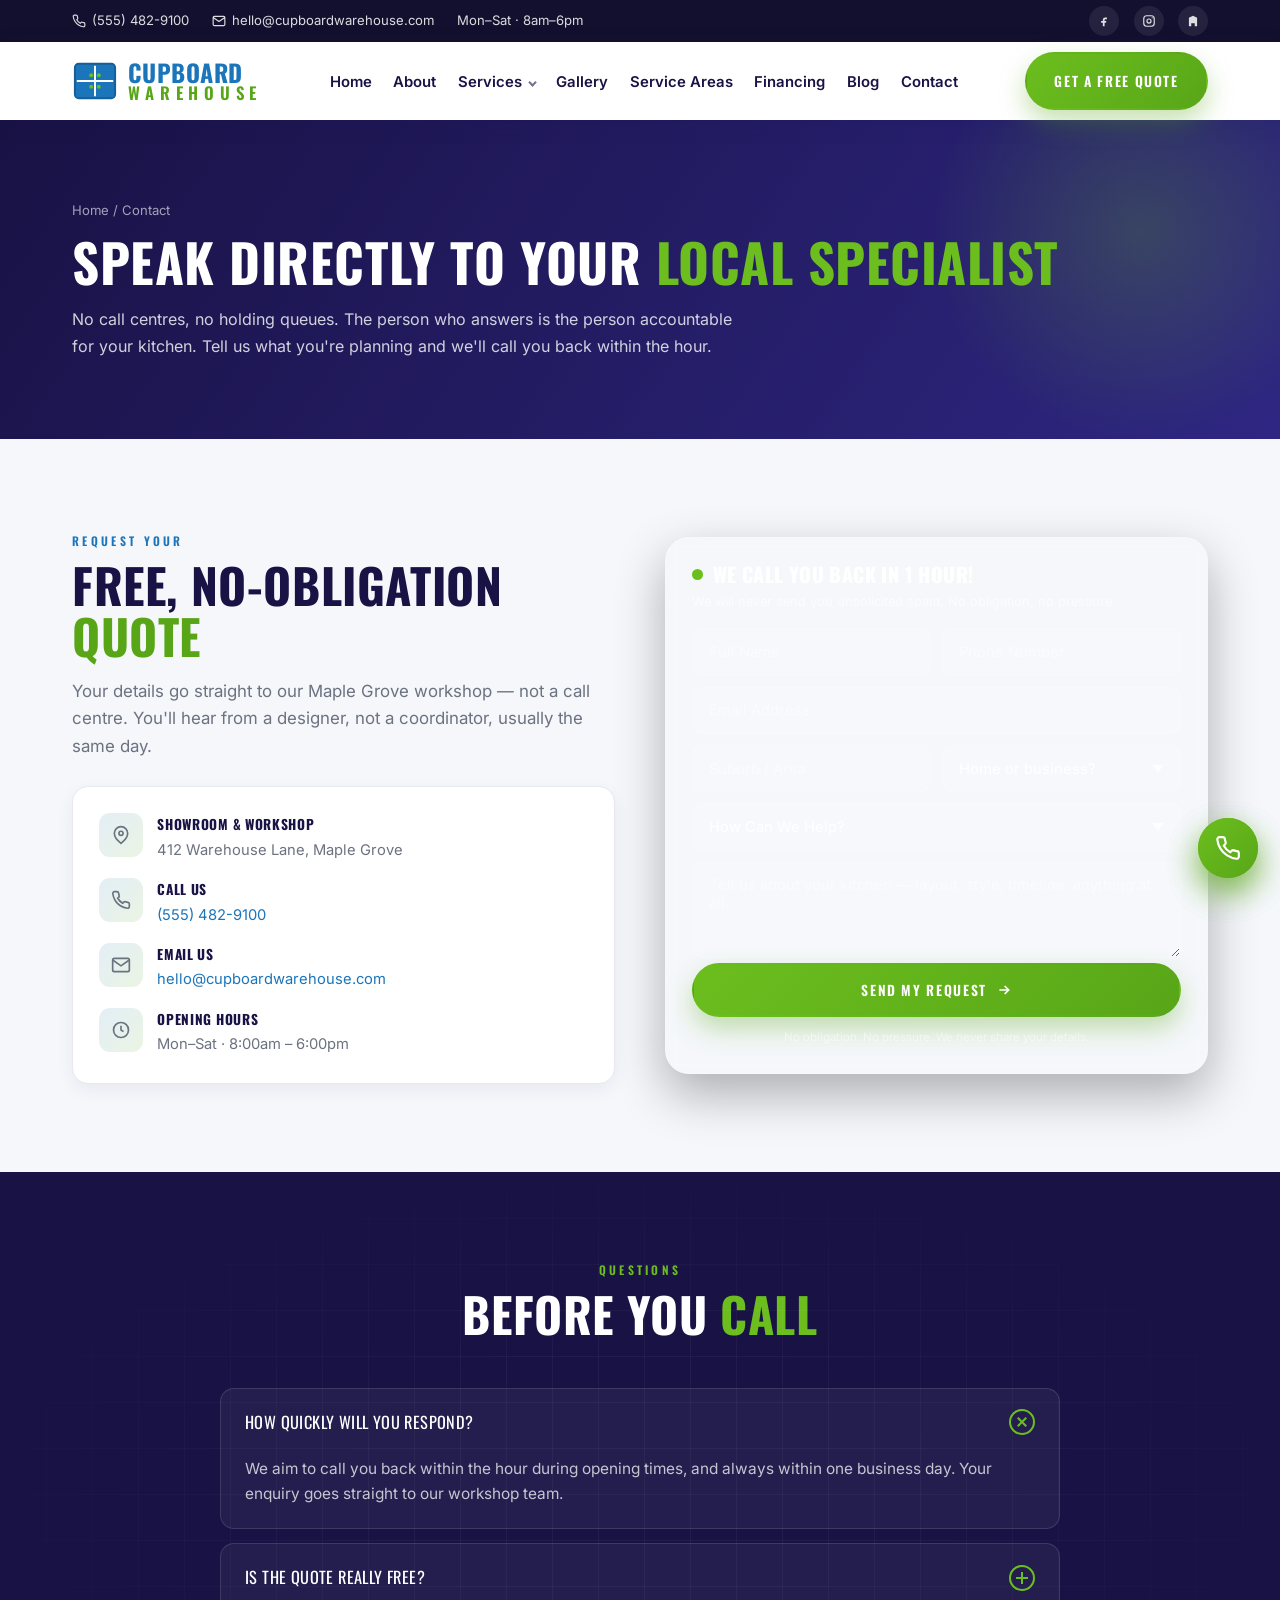
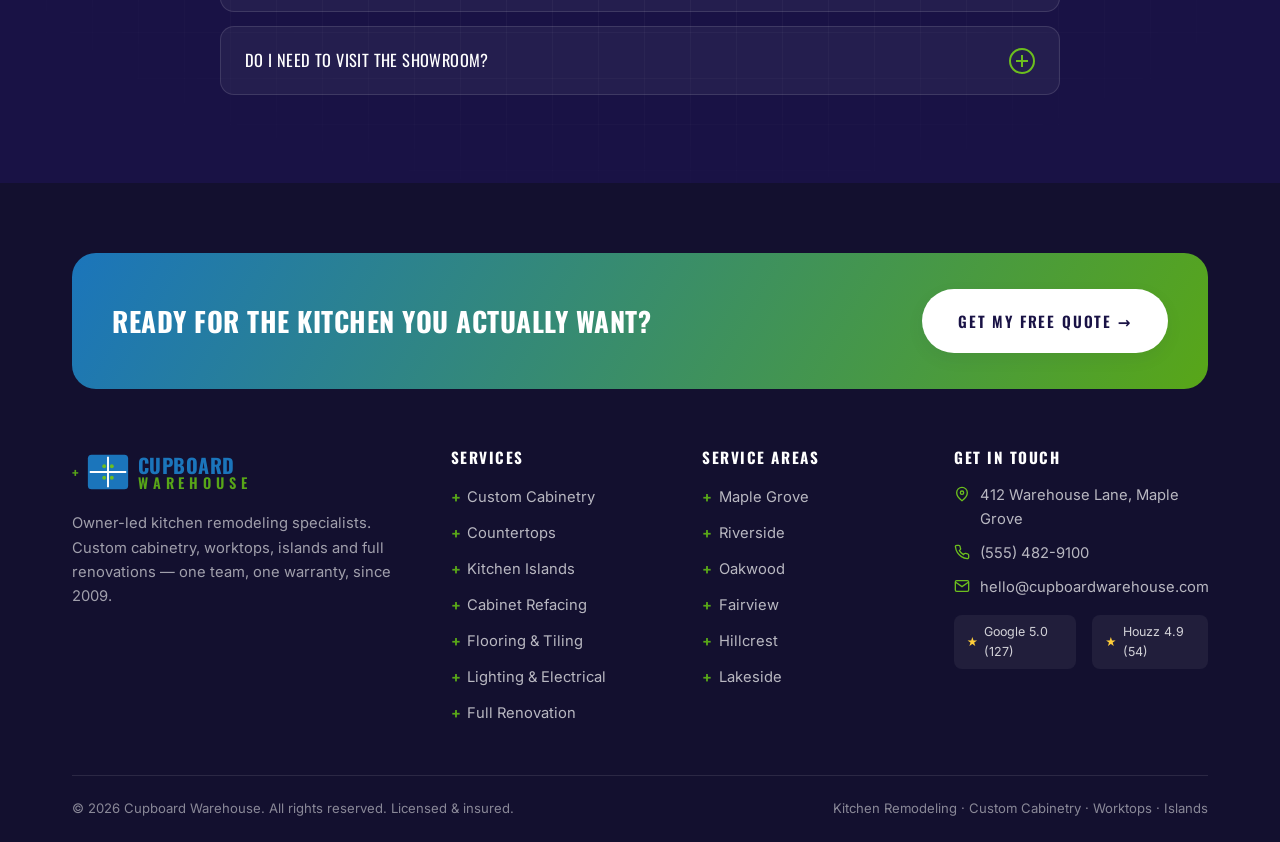
<file: contact.html>
<!DOCTYPE html>
<html lang="en">
<head>
<meta charset="UTF-8">
<meta name="viewport" content="width=device-width, initial-scale=1.0">
<title>Contact Us | Cupboard Warehouse Kitchen Remodeling</title>
<meta name="description" content="Get a free, no-obligation kitchen quote. Call (555) 482-9100 or send your details — a real designer calls you back within the hour.">
<link rel="icon" type="image/png" href="assets/favicon.png">
<link rel="stylesheet" href="assets/styles.css">
</head>
<body>

<!-- ============ TOP UTILITY BAR ============ -->
<div class="topbar">
  <div class="container">
    <div class="tb-left">
      <a href="tel:+15554829100"><svg width="14" height="14" viewBox="0 0 24 24" fill="none" stroke="currentColor" stroke-width="2"><path d="M22 16.92v3a2 2 0 0 1-2.18 2 19.79 19.79 0 0 1-8.63-3.07 19.5 19.5 0 0 1-6-6 19.79 19.79 0 0 1-3.07-8.67A2 2 0 0 1 4.11 2h3a2 2 0 0 1 2 1.72c.13.96.36 1.9.7 2.81a2 2 0 0 1-.45 2.11L8.09 9.91a16 16 0 0 0 6 6l1.27-1.27a2 2 0 0 1 2.11-.45c.91.34 1.85.57 2.81.7A2 2 0 0 1 22 16.92z"/></svg> (555) 482-9100</a>
      <a href="mailto:hello@cupboardwarehouse.com"><svg width="14" height="14" viewBox="0 0 24 24" fill="none" stroke="currentColor" stroke-width="2"><rect x="2" y="4" width="20" height="16" rx="2"/><path d="m22 6-10 7L2 6"/></svg> hello@cupboardwarehouse.com</a>
      <a href="#">Mon–Sat · 8am–6pm</a>
    </div>
    <div class="tb-right">
      <a href="#" aria-label="Facebook"><svg width="14" height="14" viewBox="0 0 24 24" fill="currentColor"><path d="M14 9h3V6h-3a4 4 0 0 0-4 4v2H7v3h3v6h3v-6h2.5l.5-3H13v-1.5A1.5 1.5 0 0 1 14.5 9z"/></svg></a>
      <a href="#" aria-label="Instagram"><svg width="14" height="14" viewBox="0 0 24 24" fill="none" stroke="currentColor" stroke-width="2"><rect x="3" y="3" width="18" height="18" rx="5"/><circle cx="12" cy="12" r="3.5"/><circle cx="17.5" cy="6.5" r="1" fill="currentColor" stroke="none"/></svg></a>
      <a href="#" aria-label="Houzz"><svg width="14" height="14" viewBox="0 0 24 24" fill="currentColor"><path d="M12 3 5 6.5V21h4v-5h6v5h4V6.5z"/></svg></a>
    </div>
  </div>
</div>


<!-- ============ HEADER ============ -->
<header class="site-header">
  <div class="container">
    <a class="brand" href="index.html" aria-label="Cupboard Warehouse home">
      <svg class="mark" viewBox="0 0 48 48" fill="none" aria-hidden="true"><rect x="3" y="6" width="42" height="36" rx="4" fill="#1b75bb"/><rect x="3" y="6" width="42" height="36" rx="4" stroke="#155e96" stroke-width="2"/><line x1="24" y1="8" x2="24" y2="40" stroke="#fff" stroke-width="2"/><line x1="5" y1="24" x2="43" y2="24" stroke="#fff" stroke-width="2"/><circle cx="20" cy="18" r="2" fill="#6cbe1e"/><circle cx="28" cy="18" r="2" fill="#6cbe1e"/><circle cx="20" cy="30" r="2" fill="#6cbe1e"/><circle cx="28" cy="30" r="2" fill="#6cbe1e"/></svg>
      <span class="b-text"><span class="b1">Cupboard</span><span class="b2">Warehouse</span></span>
    </a>

    <div class="nav-scrim"></div>
    <nav class="main-nav" aria-label="Main">
      <ul>
        <li><a href="index.html">Home</a></li>
        <li><a href="about.html">About</a></li>
        <li class="has-drop"><a href="services.html">Services</a>
          <div class="dropdown">
            <a href="services.html">All Services</a>
            <a href="services.html#custom-cabinetry">Custom Cabinetry</a>
            <a href="services.html#countertops">Countertops &amp; Worktops</a>
            <a href="services.html#islands">Kitchen Islands</a>
            <a href="services.html#refacing">Cabinet Refacing</a>
            <a href="services.html#flooring">Flooring &amp; Tiling</a>
            <a href="services.html#lighting">Lighting &amp; Electrical</a>
            <a href="services.html#full-renovation">Full Kitchen Renovation</a>
          </div>
        </li>
        <li><a href="gallery.html">Gallery</a></li>
        <li><a href="service-areas.html">Service Areas</a></li>
        <li><a href="financing.html">Financing</a></li>
        <li><a href="blog.html">Blog</a></li>
        <li><a href="contact.html">Contact</a></li>
      </ul>
    </nav>

    <div class="header-cta">
      <a class="btn btn-green" href="contact.html">Get a Free Quote</a>
      <button class="nav-toggle" aria-label="Menu"><span></span><span></span><span></span></button>
    </div>
  </div>
</header>


<section class="page-hero">
  <div class="container">
    <p class="crumbs"><a href="index.html">Home</a> / Contact</p>
    <h1>Speak Directly To Your <span class="alt">Local Specialist</span></h1>
    <p>No call centres, no holding queues. The person who answers is the person accountable for your kitchen. Tell us what you're planning and we'll call you back within the hour.</p>
  </div>
</section>
<section class="sec bg-soft">
  <div class="container">
    <div class="cta-grid">
      <div>
        <span class="eyebrow">Request Your</span>
        <h2 class="section-title" style="margin:.4rem 0 1rem">Free, No-Obligation <span class="alt">Quote</span></h2>
        <p class="lead">Your details go straight to our Maple Grove workshop — not a call centre. You'll hear from a designer, not a coordinator, usually the same day.</p>
        <div class="info-card" style="margin-top:1.6rem">
          <div class="ic-row"><span class="ic-ic"><svg width="20" height="20" viewBox="0 0 24 24" fill="none" stroke="currentColor" stroke-width="2"><path d="M20 10c0 6-8 12-8 12s-8-6-8-12a8 8 0 0 1 16 0z"/><circle cx="12" cy="10" r="2.5"/></svg></span><div><b>Showroom &amp; Workshop</b><span>412 Warehouse Lane, Maple Grove</span></div></div>
          <div class="ic-row"><span class="ic-ic"><svg width="20" height="20" viewBox="0 0 24 24" fill="none" stroke="currentColor" stroke-width="2"><path d="M22 16.92v3a2 2 0 0 1-2.18 2 19.79 19.79 0 0 1-8.63-3.07 19.5 19.5 0 0 1-6-6 19.79 19.79 0 0 1-3.07-8.67A2 2 0 0 1 4.11 2h3a2 2 0 0 1 2 1.72c.13.96.36 1.9.7 2.81a2 2 0 0 1-.45 2.11L8.09 9.91a16 16 0 0 0 6 6l1.27-1.27a2 2 0 0 1 2.11-.45c.91.34 1.85.57 2.81.7A2 2 0 0 1 22 16.92z"/></svg></span><div><b>Call Us</b><span><a href="tel:+15554829100" style="color:var(--blue)">(555) 482-9100</a></span></div></div>
          <div class="ic-row"><span class="ic-ic"><svg width="20" height="20" viewBox="0 0 24 24" fill="none" stroke="currentColor" stroke-width="2"><rect x="2" y="4" width="20" height="16" rx="2"/><path d="m22 6-10 7L2 6"/></svg></span><div><b>Email Us</b><span><a href="mailto:hello@cupboardwarehouse.com" style="color:var(--blue)">hello@cupboardwarehouse.com</a></span></div></div>
          <div class="ic-row" style="margin-bottom:0"><span class="ic-ic"><svg width="20" height="20" viewBox="0 0 24 24" fill="none" stroke="currentColor" stroke-width="2"><circle cx="12" cy="12" r="9"/><path d="M12 7v5l3 2"/></svg></span><div><b>Opening Hours</b><span>Mon–Sat · 8:00am – 6:00pm</span></div></div>
        </div>
      </div>
      <div class="lead-card">
        <div class="lc-top"><span class="pulse"></span><h3>We call you back in 1 hour!</h3></div>
        <p class="lc-note">We will never send you unsolicited spam. No obligation, no pressure.</p>
        <form data-demo>
          <div class="form-grid">
            <input class="form-input" placeholder="Full Name" required>
            <input class="form-input" type="tel" placeholder="Phone Number" required>
            <input class="form-input full" type="email" placeholder="Email Address">
            <input class="form-input" placeholder="Suburb / Area">
            <select class="form-input" aria-label="Property type"><option>Home or business?</option><option>Home</option><option>Business</option></select>
            <select class="form-input full" aria-label="How can we help?">
              <option>How Can We Help?</option><option>Custom Cabinetry</option><option>Countertops &amp; Worktops</option><option>Kitchen Islands</option><option>Cabinet Refacing</option><option>Flooring &amp; Tiling</option><option>Lighting &amp; Electrical</option><option>Full Kitchen Renovation</option>
            </select>
            <textarea class="form-input full" placeholder="Tell us about your kitchen — layout, style, timeline, anything at all."></textarea>
          </div>
          <button class="btn btn-green" type="submit">Send My Request <svg width="16" height="16" viewBox="0 0 24 24" fill="none" stroke="currentColor" stroke-width="2.5"><path d="M5 12h14M13 6l6 6-6 6"/></svg></button>
        </form>
        <p class="lc-foot">No obligation. No pressure. We never share your details.</p>
      </div>
    </div>
  </div>
</section>
<section class="sec bg-navy bg-grid">
  <div class="container">
    <div class="sec-head center"><span class="eyebrow on-dark">Questions</span><h2 class="section-title on-dark">Before You <span class="alt">Call</span></h2></div>
    <div class="faq-list">
      <details class="faq-item" open><summary>How quickly will you respond?<span class="plus"></span></summary><div class="faq-a">We aim to call you back within the hour during opening times, and always within one business day. Your enquiry goes straight to our workshop team.</div></details>
      <details class="faq-item"><summary>Is the quote really free?<span class="plus"></span></summary><div class="faq-a">Completely. The consultation, measure-up, 3D design and written fixed-price quote all come at no cost and with no obligation to proceed.</div></details>
      <details class="faq-item"><summary>Do I need to visit the showroom?<span class="plus"></span></summary><div class="faq-a">Not at all — we come to you to measure and design in your actual space. You're welcome to visit the Maple Grove showroom too, whatever suits you.</div></details>
    </div>
  </div>
</section>

<!-- ============ FOOTER ============ -->
<footer class="site-footer">
  <div class="container">
    <div class="footer-cta">
      <h3>Ready for the kitchen you actually want?</h3>
      <a class="btn btn-ghost btn-lg" href="contact.html">Get My Free Quote →</a>
    </div>
    <div class="footer-cols">
      <div class="footer-brand">
        <a class="brand" href="index.html">
          <svg class="mark" viewBox="0 0 48 48" fill="none"><rect x="3" y="6" width="42" height="36" rx="4" fill="#1b75bb"/><line x1="24" y1="8" x2="24" y2="40" stroke="#fff" stroke-width="2"/><line x1="5" y1="24" x2="43" y2="24" stroke="#fff" stroke-width="2"/><circle cx="20" cy="18" r="2" fill="#6cbe1e"/><circle cx="28" cy="18" r="2" fill="#6cbe1e"/><circle cx="20" cy="30" r="2" fill="#6cbe1e"/><circle cx="28" cy="30" r="2" fill="#6cbe1e"/></svg>
          <span class="b-text"><span class="b1" style="font-size:1.25rem">Cupboard</span><span class="b2" style="font-size:.9rem">Warehouse</span></span>
        </a>
        <p>Owner-led kitchen remodeling specialists. Custom cabinetry, worktops, islands and full renovations — one team, one warranty, since 2009.</p>
      </div>
      <div>
        <h4>Services</h4>
        <ul>
          <li><a href="services.html#custom-cabinetry">Custom Cabinetry</a></li>
          <li><a href="services.html#countertops">Countertops</a></li>
          <li><a href="services.html#islands">Kitchen Islands</a></li>
          <li><a href="services.html#refacing">Cabinet Refacing</a></li>
          <li><a href="services.html#flooring">Flooring &amp; Tiling</a></li>
          <li><a href="services.html#lighting">Lighting &amp; Electrical</a></li>
          <li><a href="services.html#full-renovation">Full Renovation</a></li>
        </ul>
      </div>
      <div>
        <h4>Service Areas</h4>
        <ul>
          <li><a href="service-areas.html">Maple Grove</a></li>
          <li><a href="service-areas.html">Riverside</a></li>
          <li><a href="service-areas.html">Oakwood</a></li>
          <li><a href="service-areas.html">Fairview</a></li>
          <li><a href="service-areas.html">Hillcrest</a></li>
          <li><a href="service-areas.html">Lakeside</a></li>
        </ul>
      </div>
      <div>
        <h4>Get In Touch</h4>
        <ul class="fcontact">
          <li><svg width="16" height="16" viewBox="0 0 24 24" fill="none" stroke="currentColor" stroke-width="2"><path d="M20 10c0 6-8 12-8 12s-8-6-8-12a8 8 0 0 1 16 0z"/><circle cx="12" cy="10" r="2.5"/></svg> 412 Warehouse Lane, Maple Grove</li>
          <li><svg width="16" height="16" viewBox="0 0 24 24" fill="none" stroke="currentColor" stroke-width="2"><path d="M22 16.92v3a2 2 0 0 1-2.18 2 19.79 19.79 0 0 1-8.63-3.07 19.5 19.5 0 0 1-6-6 19.79 19.79 0 0 1-3.07-8.67A2 2 0 0 1 4.11 2h3a2 2 0 0 1 2 1.72c.13.96.36 1.9.7 2.81a2 2 0 0 1-.45 2.11L8.09 9.91a16 16 0 0 0 6 6l1.27-1.27a2 2 0 0 1 2.11-.45c.91.34 1.85.57 2.81.7A2 2 0 0 1 22 16.92z"/></svg> <a href="tel:+15554829100">(555) 482-9100</a></li>
          <li><svg width="16" height="16" viewBox="0 0 24 24" fill="none" stroke="currentColor" stroke-width="2"><rect x="2" y="4" width="20" height="16" rx="2"/><path d="m22 6-10 7L2 6"/></svg> <a href="mailto:hello@cupboardwarehouse.com">hello@cupboardwarehouse.com</a></li>
        </ul>
        <div class="foot-badges" style="margin-top:1rem"><span class="fb"><span class="stars">★</span> Google 5.0 (127)</span><span class="fb"><span class="stars">★</span> Houzz 4.9 (54)</span></div>
      </div>
    </div>
    <div class="footer-bottom">
      <span>© 2026 Cupboard Warehouse. All rights reserved. Licensed &amp; insured.</span>
      <span>Kitchen Remodeling · Custom Cabinetry · Worktops · Islands</span>
    </div>
  </div>
</footer>

<a class="float-cta" href="tel:+15554829100" aria-label="Call us"><svg width="26" height="26" viewBox="0 0 24 24" fill="none" stroke="currentColor" stroke-width="2"><path d="M22 16.92v3a2 2 0 0 1-2.18 2 19.79 19.79 0 0 1-8.63-3.07 19.5 19.5 0 0 1-6-6 19.79 19.79 0 0 1-3.07-8.67A2 2 0 0 1 4.11 2h3a2 2 0 0 1 2 1.72c.13.96.36 1.9.7 2.81a2 2 0 0 1-.45 2.11L8.09 9.91a16 16 0 0 0 6 6l1.27-1.27a2 2 0 0 1 2.11-.45c.91.34 1.85.57 2.81.7A2 2 0 0 1 22 16.92z"/></svg></a>


<a class="float-cta" href="tel:+15554829100" aria-label="Call us"><svg width="26" height="26" viewBox="0 0 24 24" fill="none" stroke="currentColor" stroke-width="2"><path d="M22 16.92v3a2 2 0 0 1-2.18 2 19.79 19.79 0 0 1-8.63-3.07 19.5 19.5 0 0 1-6-6 19.79 19.79 0 0 1-3.07-8.67A2 2 0 0 1 4.11 2h3a2 2 0 0 1 2 1.72c.13.96.36 1.9.7 2.81a2 2 0 0 1-.45 2.11L8.09 9.91a16 16 0 0 0 6 6l1.27-1.27a2 2 0 0 1 2.11-.45c.91.34 1.85.57 2.81.7A2 2 0 0 1 22 16.92z"/></svg></a>
<script src="assets/main.js"></script>
</body>
</html>
</file>
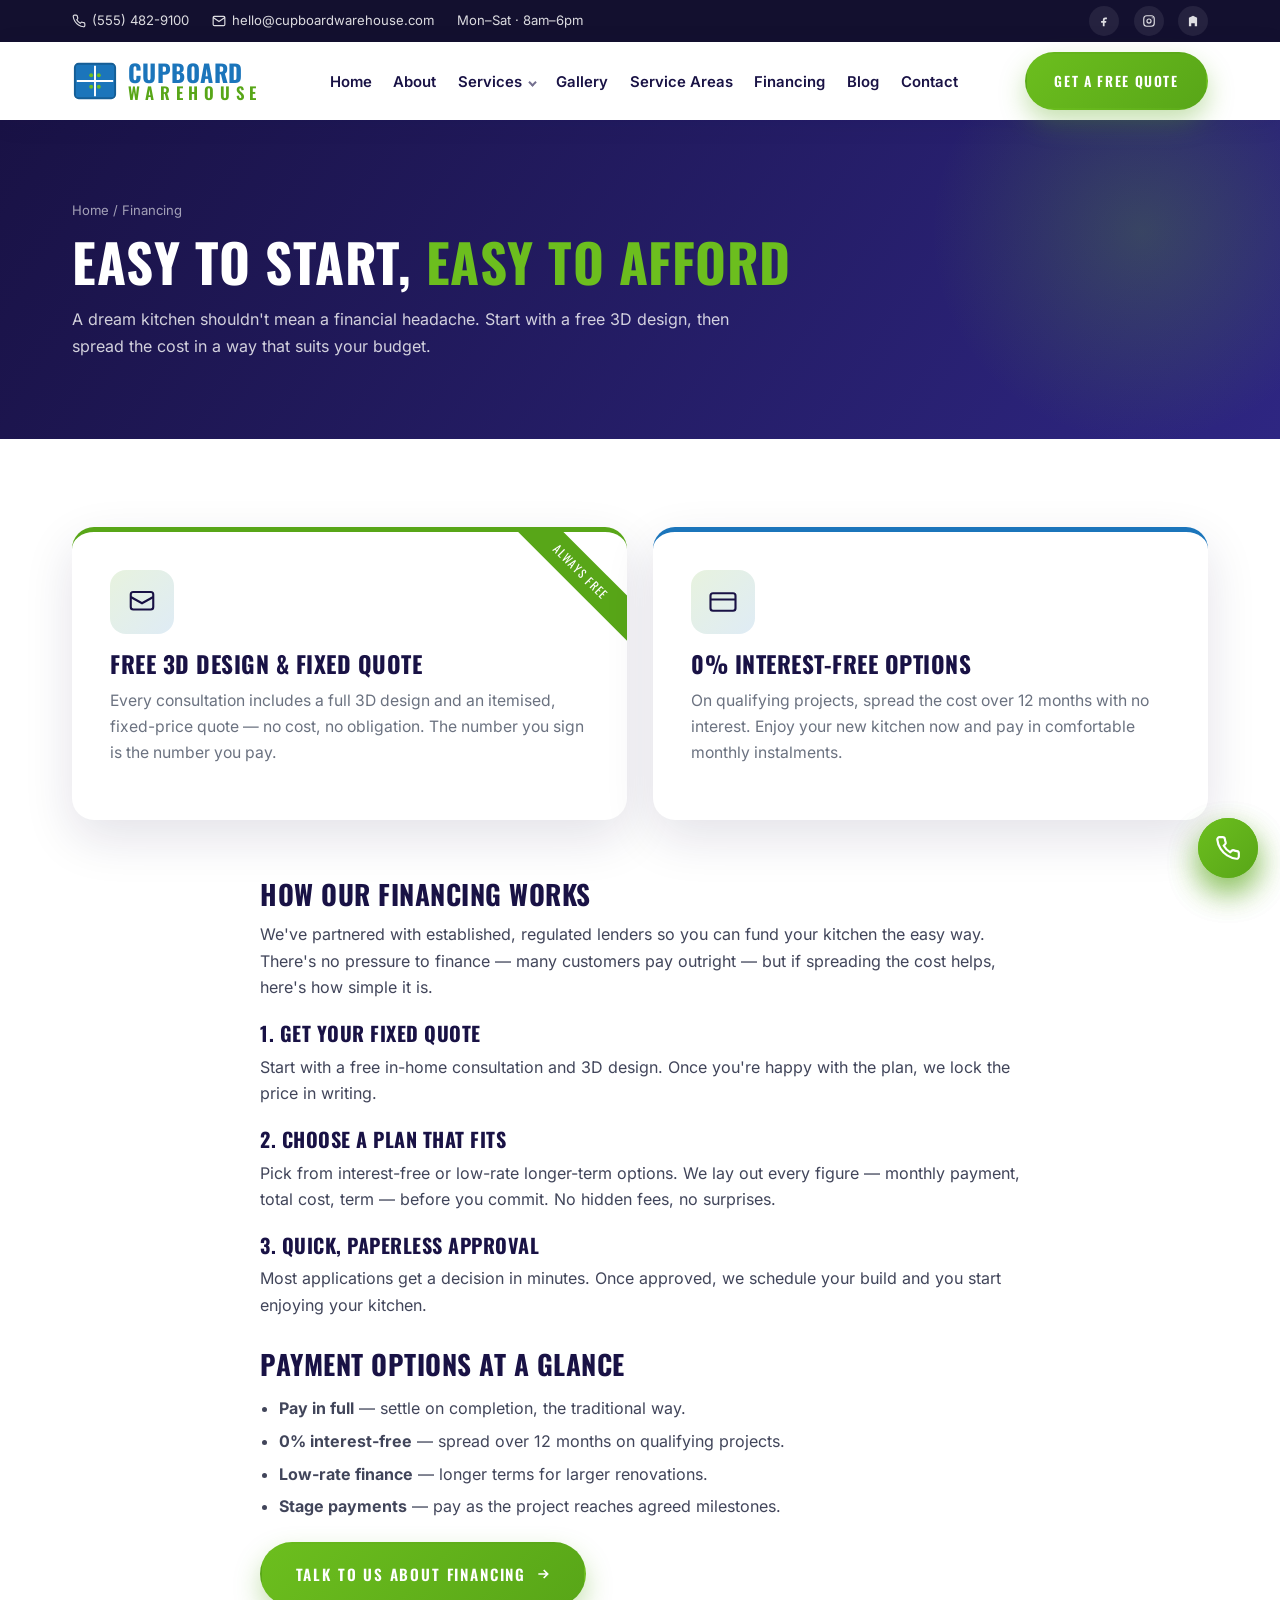
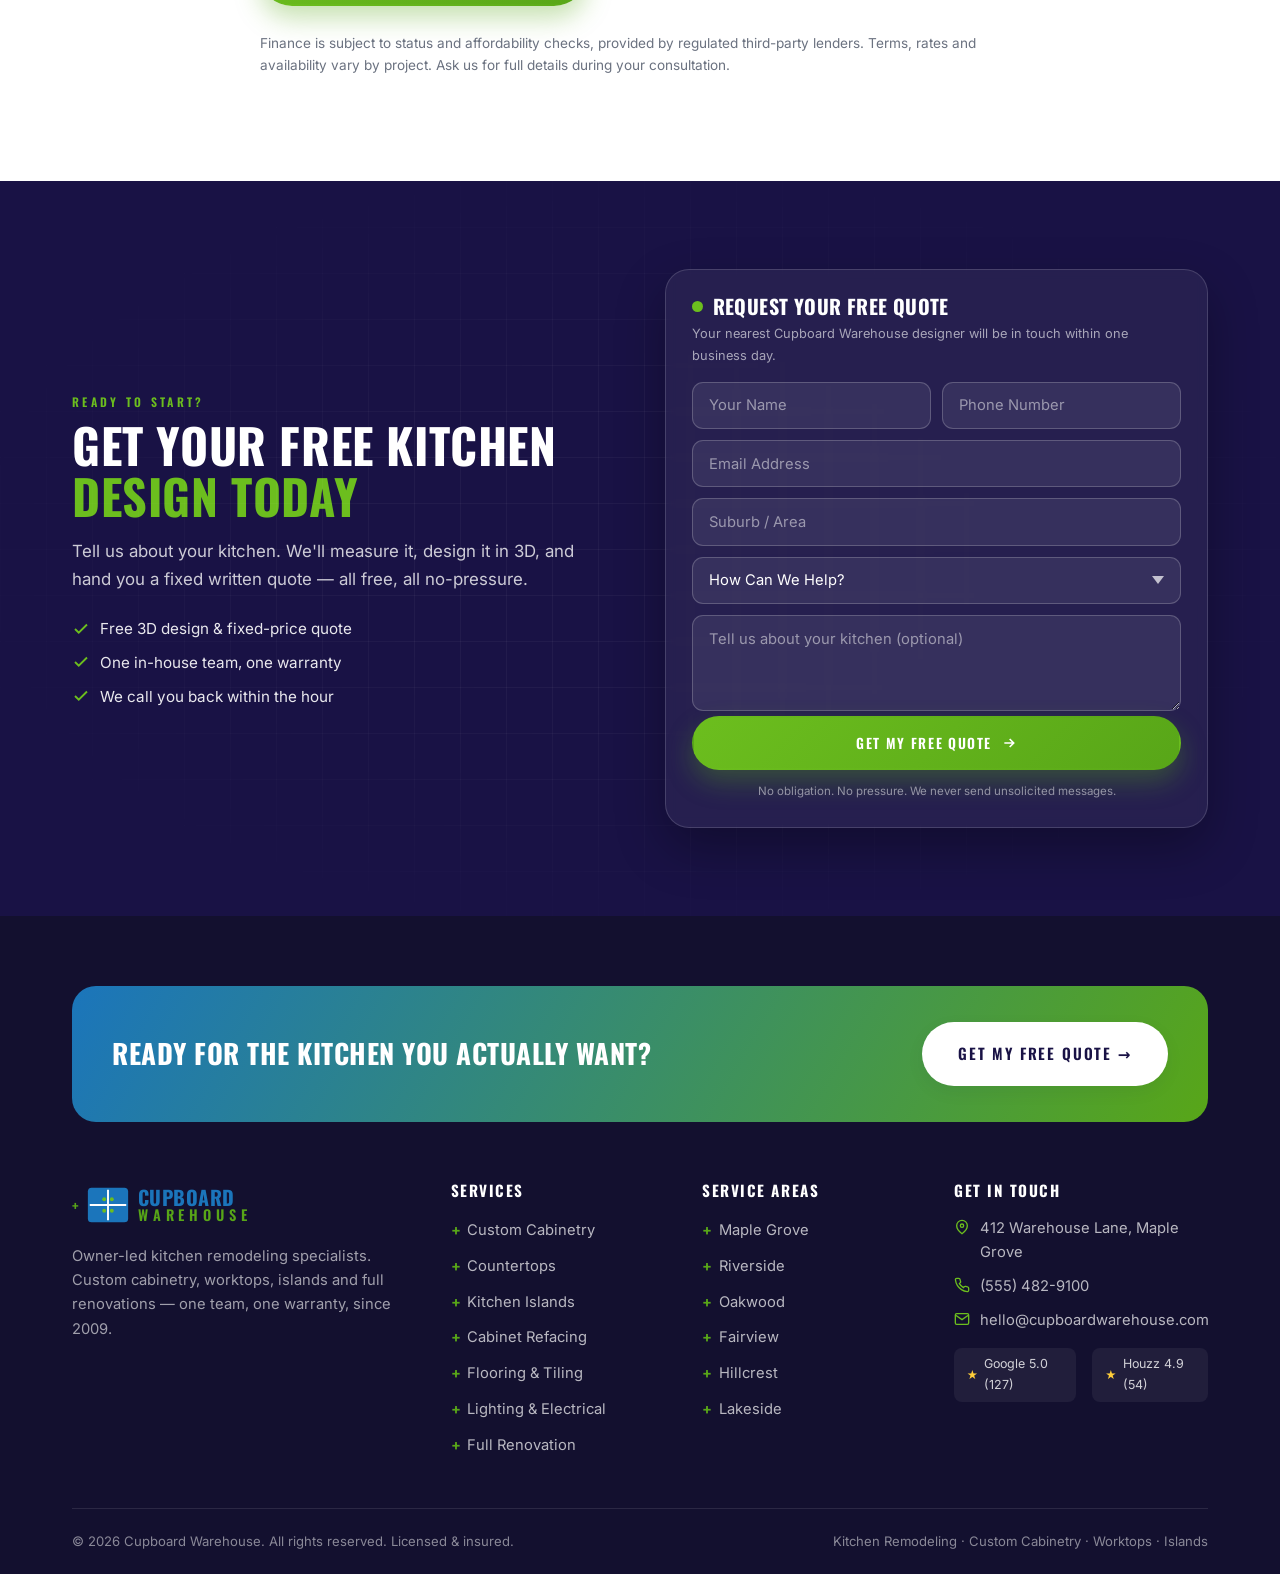
<file: financing.html>
<!DOCTYPE html>
<html lang="en">
<head>
<meta charset="UTF-8">
<meta name="viewport" content="width=device-width, initial-scale=1.0">
<title>Financing &amp; Payment Plans | Cupboard Warehouse</title>
<meta name="description" content="Flexible kitchen financing — free 3D design, fixed quotes, and 0% interest-free options on qualifying projects. Spread the cost your way.">
<link rel="icon" type="image/png" href="assets/favicon.png">
<link rel="stylesheet" href="assets/styles.css">
</head>
<body>

<!-- ============ TOP UTILITY BAR ============ -->
<div class="topbar">
  <div class="container">
    <div class="tb-left">
      <a href="tel:+15554829100"><svg width="14" height="14" viewBox="0 0 24 24" fill="none" stroke="currentColor" stroke-width="2"><path d="M22 16.92v3a2 2 0 0 1-2.18 2 19.79 19.79 0 0 1-8.63-3.07 19.5 19.5 0 0 1-6-6 19.79 19.79 0 0 1-3.07-8.67A2 2 0 0 1 4.11 2h3a2 2 0 0 1 2 1.72c.13.96.36 1.9.7 2.81a2 2 0 0 1-.45 2.11L8.09 9.91a16 16 0 0 0 6 6l1.27-1.27a2 2 0 0 1 2.11-.45c.91.34 1.85.57 2.81.7A2 2 0 0 1 22 16.92z"/></svg> (555) 482-9100</a>
      <a href="mailto:hello@cupboardwarehouse.com"><svg width="14" height="14" viewBox="0 0 24 24" fill="none" stroke="currentColor" stroke-width="2"><rect x="2" y="4" width="20" height="16" rx="2"/><path d="m22 6-10 7L2 6"/></svg> hello@cupboardwarehouse.com</a>
      <a href="#">Mon–Sat · 8am–6pm</a>
    </div>
    <div class="tb-right">
      <a href="#" aria-label="Facebook"><svg width="14" height="14" viewBox="0 0 24 24" fill="currentColor"><path d="M14 9h3V6h-3a4 4 0 0 0-4 4v2H7v3h3v6h3v-6h2.5l.5-3H13v-1.5A1.5 1.5 0 0 1 14.5 9z"/></svg></a>
      <a href="#" aria-label="Instagram"><svg width="14" height="14" viewBox="0 0 24 24" fill="none" stroke="currentColor" stroke-width="2"><rect x="3" y="3" width="18" height="18" rx="5"/><circle cx="12" cy="12" r="3.5"/><circle cx="17.5" cy="6.5" r="1" fill="currentColor" stroke="none"/></svg></a>
      <a href="#" aria-label="Houzz"><svg width="14" height="14" viewBox="0 0 24 24" fill="currentColor"><path d="M12 3 5 6.5V21h4v-5h6v5h4V6.5z"/></svg></a>
    </div>
  </div>
</div>


<!-- ============ HEADER ============ -->
<header class="site-header">
  <div class="container">
    <a class="brand" href="index.html" aria-label="Cupboard Warehouse home">
      <svg class="mark" viewBox="0 0 48 48" fill="none" aria-hidden="true"><rect x="3" y="6" width="42" height="36" rx="4" fill="#1b75bb"/><rect x="3" y="6" width="42" height="36" rx="4" stroke="#155e96" stroke-width="2"/><line x1="24" y1="8" x2="24" y2="40" stroke="#fff" stroke-width="2"/><line x1="5" y1="24" x2="43" y2="24" stroke="#fff" stroke-width="2"/><circle cx="20" cy="18" r="2" fill="#6cbe1e"/><circle cx="28" cy="18" r="2" fill="#6cbe1e"/><circle cx="20" cy="30" r="2" fill="#6cbe1e"/><circle cx="28" cy="30" r="2" fill="#6cbe1e"/></svg>
      <span class="b-text"><span class="b1">Cupboard</span><span class="b2">Warehouse</span></span>
    </a>

    <div class="nav-scrim"></div>
    <nav class="main-nav" aria-label="Main">
      <ul>
        <li><a href="index.html">Home</a></li>
        <li><a href="about.html">About</a></li>
        <li class="has-drop"><a href="services.html">Services</a>
          <div class="dropdown">
            <a href="services.html">All Services</a>
            <a href="services.html#custom-cabinetry">Custom Cabinetry</a>
            <a href="services.html#countertops">Countertops &amp; Worktops</a>
            <a href="services.html#islands">Kitchen Islands</a>
            <a href="services.html#refacing">Cabinet Refacing</a>
            <a href="services.html#flooring">Flooring &amp; Tiling</a>
            <a href="services.html#lighting">Lighting &amp; Electrical</a>
            <a href="services.html#full-renovation">Full Kitchen Renovation</a>
          </div>
        </li>
        <li><a href="gallery.html">Gallery</a></li>
        <li><a href="service-areas.html">Service Areas</a></li>
        <li><a href="financing.html">Financing</a></li>
        <li><a href="blog.html">Blog</a></li>
        <li><a href="contact.html">Contact</a></li>
      </ul>
    </nav>

    <div class="header-cta">
      <a class="btn btn-green" href="contact.html">Get a Free Quote</a>
      <button class="nav-toggle" aria-label="Menu"><span></span><span></span><span></span></button>
    </div>
  </div>
</header>


<section class="page-hero">
  <div class="container">
    <p class="crumbs"><a href="index.html">Home</a> / Financing</p>
    <h1>Easy To Start, <span class="alt">Easy To Afford</span></h1>
    <p>A dream kitchen shouldn't mean a financial headache. Start with a free 3D design, then spread the cost in a way that suits your budget.</p>
  </div>
</section>
<section class="sec">
  <div class="container">
    <div class="offer-grid">
      <div class="offer-card"><span class="tag">Always Free</span><span class="oic"><svg width="30" height="30" viewBox="0 0 24 24" fill="none" stroke="currentColor" stroke-width="1.7"><rect x="3" y="4" width="18" height="14" rx="2"/><path d="m3 8 9 5 9-5"/></svg></span><h3>Free 3D Design &amp; Fixed Quote</h3><p>Every consultation includes a full 3D design and an itemised, fixed-price quote — no cost, no obligation. The number you sign is the number you pay.</p></div>
      <div class="offer-card"><span class="oic"><svg width="30" height="30" viewBox="0 0 24 24" fill="none" stroke="currentColor" stroke-width="1.7"><rect x="2" y="5" width="20" height="14" rx="2"/><path d="M2 10h20"/></svg></span><h3>0% Interest-Free Options</h3><p>On qualifying projects, spread the cost over 12 months with no interest. Enjoy your new kitchen now and pay in comfortable monthly instalments.</p></div>
    </div>
    <div class="prose" style="margin-top:60px">
      <h2>How Our Financing Works</h2>
      <p>We've partnered with established, regulated lenders so you can fund your kitchen the easy way. There's no pressure to finance — many customers pay outright — but if spreading the cost helps, here's how simple it is.</p>
      <h3>1. Get your fixed quote</h3>
      <p>Start with a free in-home consultation and 3D design. Once you're happy with the plan, we lock the price in writing.</p>
      <h3>2. Choose a plan that fits</h3>
      <p>Pick from interest-free or low-rate longer-term options. We lay out every figure — monthly payment, total cost, term — before you commit. No hidden fees, no surprises.</p>
      <h3>3. Quick, paperless approval</h3>
      <p>Most applications get a decision in minutes. Once approved, we schedule your build and you start enjoying your kitchen.</p>
      <h2>Payment Options At a Glance</h2>
      <ul>
        <li><strong>Pay in full</strong> — settle on completion, the traditional way.</li>
        <li><strong>0% interest-free</strong> — spread over 12 months on qualifying projects.</li>
        <li><strong>Low-rate finance</strong> — longer terms for larger renovations.</li>
        <li><strong>Stage payments</strong> — pay as the project reaches agreed milestones.</li>
      </ul>
      <p style="margin-top:1.4rem"><a class="btn btn-green btn-lg" href="contact.html">Talk To Us About Financing <svg width="16" height="16" viewBox="0 0 24 24" fill="none" stroke="currentColor" stroke-width="2.5"><path d="M5 12h14M13 6l6 6-6 6"/></svg></a></p>
      <p style="color:var(--muted);font-size:.85rem;margin-top:1.6rem">Finance is subject to status and affordability checks, provided by regulated third-party lenders. Terms, rates and availability vary by project. Ask us for full details during your consultation.</p>
    </div>
  </div>
</section>
<section class="sec bg-navy bg-grid">
  <div class="container">
    <div class="cta-grid">
      <div>
        <span class="eyebrow on-dark">Ready To Start?</span>
        <h2 class="section-title on-dark" style="margin:.4rem 0 1rem">Get Your Free Kitchen <span class="alt">Design Today</span></h2>
        <p class="lead">Tell us about your kitchen. We'll measure it, design it in 3D, and hand you a fixed written quote — all free, all no-pressure.</p>
        <ul class="hero-trust" style="margin-top:1.4rem">
          <li><svg width="18" height="18" viewBox="0 0 24 24" fill="none" stroke="currentColor" stroke-width="2.5"><path d="M20 6 9 17l-5-5"/></svg> Free 3D design &amp; fixed-price quote</li>
          <li><svg width="18" height="18" viewBox="0 0 24 24" fill="none" stroke="currentColor" stroke-width="2.5"><path d="M20 6 9 17l-5-5"/></svg> One in-house team, one warranty</li>
          <li><svg width="18" height="18" viewBox="0 0 24 24" fill="none" stroke="currentColor" stroke-width="2.5"><path d="M20 6 9 17l-5-5"/></svg> We call you back within the hour</li>
        </ul>
      </div>
      <div class="lead-card">
        <div class="lc-top"><span class="pulse"></span><h3>Request Your Free Quote</h3></div>
        <p class="lc-note">Your nearest Cupboard Warehouse designer will be in touch within one business day.</p>
        <form data-demo>
          <div class="form-grid">
            <input class="form-input" placeholder="Your Name" required>
            <input class="form-input" type="tel" placeholder="Phone Number" required>
            <input class="form-input full" type="email" placeholder="Email Address">
            <input class="form-input full" placeholder="Suburb / Area">
            <select class="form-input full" aria-label="How can we help?">
              <option>How Can We Help?</option><option>Custom Cabinetry</option><option>Countertops &amp; Worktops</option><option>Kitchen Islands</option><option>Cabinet Refacing</option><option>Flooring &amp; Tiling</option><option>Lighting &amp; Electrical</option><option>Full Kitchen Renovation</option>
            </select>
            <textarea class="form-input full" placeholder="Tell us about your kitchen (optional)"></textarea>
          </div>
          <button class="btn btn-green" type="submit">Get My Free Quote <svg width="16" height="16" viewBox="0 0 24 24" fill="none" stroke="currentColor" stroke-width="2.5"><path d="M5 12h14M13 6l6 6-6 6"/></svg></button>
        </form>
        <p class="lc-foot">No obligation. No pressure. We never send unsolicited messages.</p>
      </div>
    </div>
  </div>
</section>
<!-- ============ FOOTER ============ -->
<footer class="site-footer">
  <div class="container">
    <div class="footer-cta">
      <h3>Ready for the kitchen you actually want?</h3>
      <a class="btn btn-ghost btn-lg" href="contact.html">Get My Free Quote →</a>
    </div>
    <div class="footer-cols">
      <div class="footer-brand">
        <a class="brand" href="index.html">
          <svg class="mark" viewBox="0 0 48 48" fill="none"><rect x="3" y="6" width="42" height="36" rx="4" fill="#1b75bb"/><line x1="24" y1="8" x2="24" y2="40" stroke="#fff" stroke-width="2"/><line x1="5" y1="24" x2="43" y2="24" stroke="#fff" stroke-width="2"/><circle cx="20" cy="18" r="2" fill="#6cbe1e"/><circle cx="28" cy="18" r="2" fill="#6cbe1e"/><circle cx="20" cy="30" r="2" fill="#6cbe1e"/><circle cx="28" cy="30" r="2" fill="#6cbe1e"/></svg>
          <span class="b-text"><span class="b1" style="font-size:1.25rem">Cupboard</span><span class="b2" style="font-size:.9rem">Warehouse</span></span>
        </a>
        <p>Owner-led kitchen remodeling specialists. Custom cabinetry, worktops, islands and full renovations — one team, one warranty, since 2009.</p>
      </div>
      <div>
        <h4>Services</h4>
        <ul>
          <li><a href="services.html#custom-cabinetry">Custom Cabinetry</a></li>
          <li><a href="services.html#countertops">Countertops</a></li>
          <li><a href="services.html#islands">Kitchen Islands</a></li>
          <li><a href="services.html#refacing">Cabinet Refacing</a></li>
          <li><a href="services.html#flooring">Flooring &amp; Tiling</a></li>
          <li><a href="services.html#lighting">Lighting &amp; Electrical</a></li>
          <li><a href="services.html#full-renovation">Full Renovation</a></li>
        </ul>
      </div>
      <div>
        <h4>Service Areas</h4>
        <ul>
          <li><a href="service-areas.html">Maple Grove</a></li>
          <li><a href="service-areas.html">Riverside</a></li>
          <li><a href="service-areas.html">Oakwood</a></li>
          <li><a href="service-areas.html">Fairview</a></li>
          <li><a href="service-areas.html">Hillcrest</a></li>
          <li><a href="service-areas.html">Lakeside</a></li>
        </ul>
      </div>
      <div>
        <h4>Get In Touch</h4>
        <ul class="fcontact">
          <li><svg width="16" height="16" viewBox="0 0 24 24" fill="none" stroke="currentColor" stroke-width="2"><path d="M20 10c0 6-8 12-8 12s-8-6-8-12a8 8 0 0 1 16 0z"/><circle cx="12" cy="10" r="2.5"/></svg> 412 Warehouse Lane, Maple Grove</li>
          <li><svg width="16" height="16" viewBox="0 0 24 24" fill="none" stroke="currentColor" stroke-width="2"><path d="M22 16.92v3a2 2 0 0 1-2.18 2 19.79 19.79 0 0 1-8.63-3.07 19.5 19.5 0 0 1-6-6 19.79 19.79 0 0 1-3.07-8.67A2 2 0 0 1 4.11 2h3a2 2 0 0 1 2 1.72c.13.96.36 1.9.7 2.81a2 2 0 0 1-.45 2.11L8.09 9.91a16 16 0 0 0 6 6l1.27-1.27a2 2 0 0 1 2.11-.45c.91.34 1.85.57 2.81.7A2 2 0 0 1 22 16.92z"/></svg> <a href="tel:+15554829100">(555) 482-9100</a></li>
          <li><svg width="16" height="16" viewBox="0 0 24 24" fill="none" stroke="currentColor" stroke-width="2"><rect x="2" y="4" width="20" height="16" rx="2"/><path d="m22 6-10 7L2 6"/></svg> <a href="mailto:hello@cupboardwarehouse.com">hello@cupboardwarehouse.com</a></li>
        </ul>
        <div class="foot-badges" style="margin-top:1rem"><span class="fb"><span class="stars">★</span> Google 5.0 (127)</span><span class="fb"><span class="stars">★</span> Houzz 4.9 (54)</span></div>
      </div>
    </div>
    <div class="footer-bottom">
      <span>© 2026 Cupboard Warehouse. All rights reserved. Licensed &amp; insured.</span>
      <span>Kitchen Remodeling · Custom Cabinetry · Worktops · Islands</span>
    </div>
  </div>
</footer>

<a class="float-cta" href="tel:+15554829100" aria-label="Call us"><svg width="26" height="26" viewBox="0 0 24 24" fill="none" stroke="currentColor" stroke-width="2"><path d="M22 16.92v3a2 2 0 0 1-2.18 2 19.79 19.79 0 0 1-8.63-3.07 19.5 19.5 0 0 1-6-6 19.79 19.79 0 0 1-3.07-8.67A2 2 0 0 1 4.11 2h3a2 2 0 0 1 2 1.72c.13.96.36 1.9.7 2.81a2 2 0 0 1-.45 2.11L8.09 9.91a16 16 0 0 0 6 6l1.27-1.27a2 2 0 0 1 2.11-.45c.91.34 1.85.57 2.81.7A2 2 0 0 1 22 16.92z"/></svg></a>


<a class="float-cta" href="tel:+15554829100" aria-label="Call us"><svg width="26" height="26" viewBox="0 0 24 24" fill="none" stroke="currentColor" stroke-width="2"><path d="M22 16.92v3a2 2 0 0 1-2.18 2 19.79 19.79 0 0 1-8.63-3.07 19.5 19.5 0 0 1-6-6 19.79 19.79 0 0 1-3.07-8.67A2 2 0 0 1 4.11 2h3a2 2 0 0 1 2 1.72c.13.96.36 1.9.7 2.81a2 2 0 0 1-.45 2.11L8.09 9.91a16 16 0 0 0 6 6l1.27-1.27a2 2 0 0 1 2.11-.45c.91.34 1.85.57 2.81.7A2 2 0 0 1 22 16.92z"/></svg></a>
<script src="assets/main.js"></script>
</body>
</html>
</file>
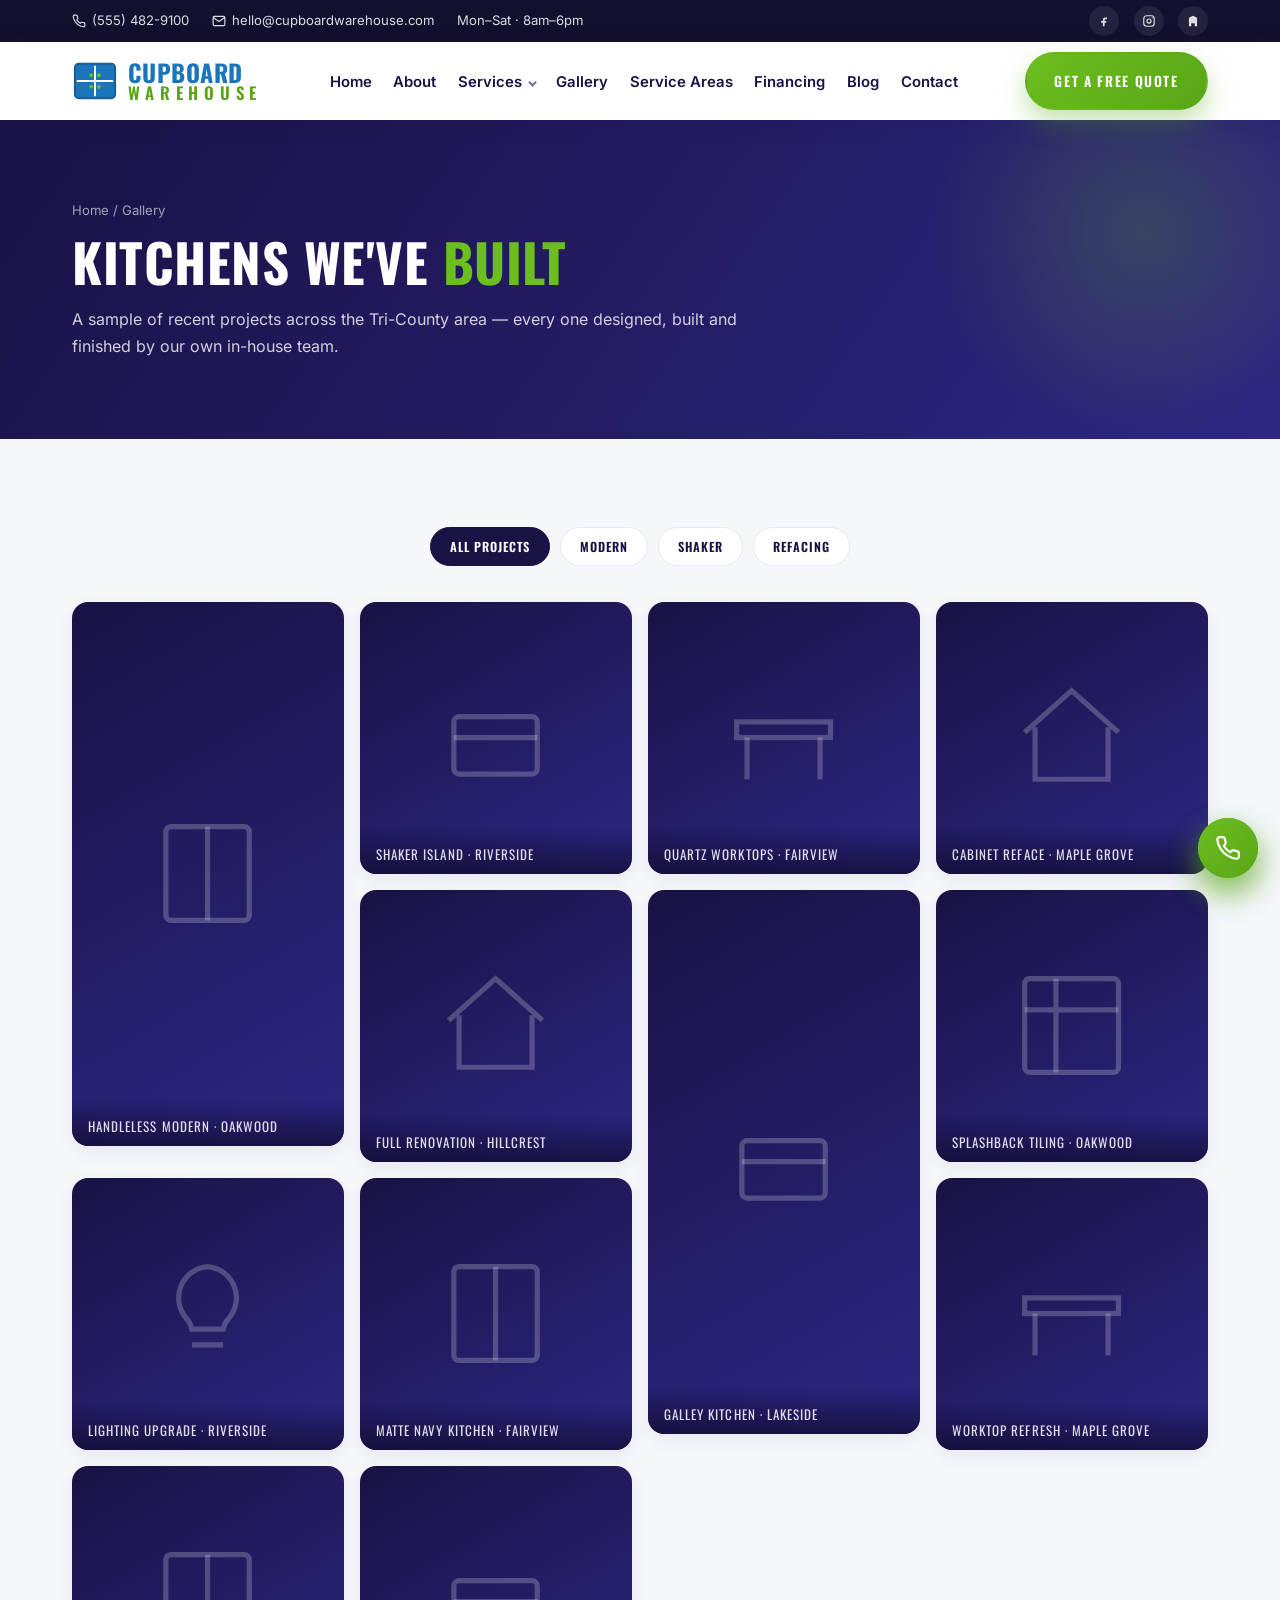
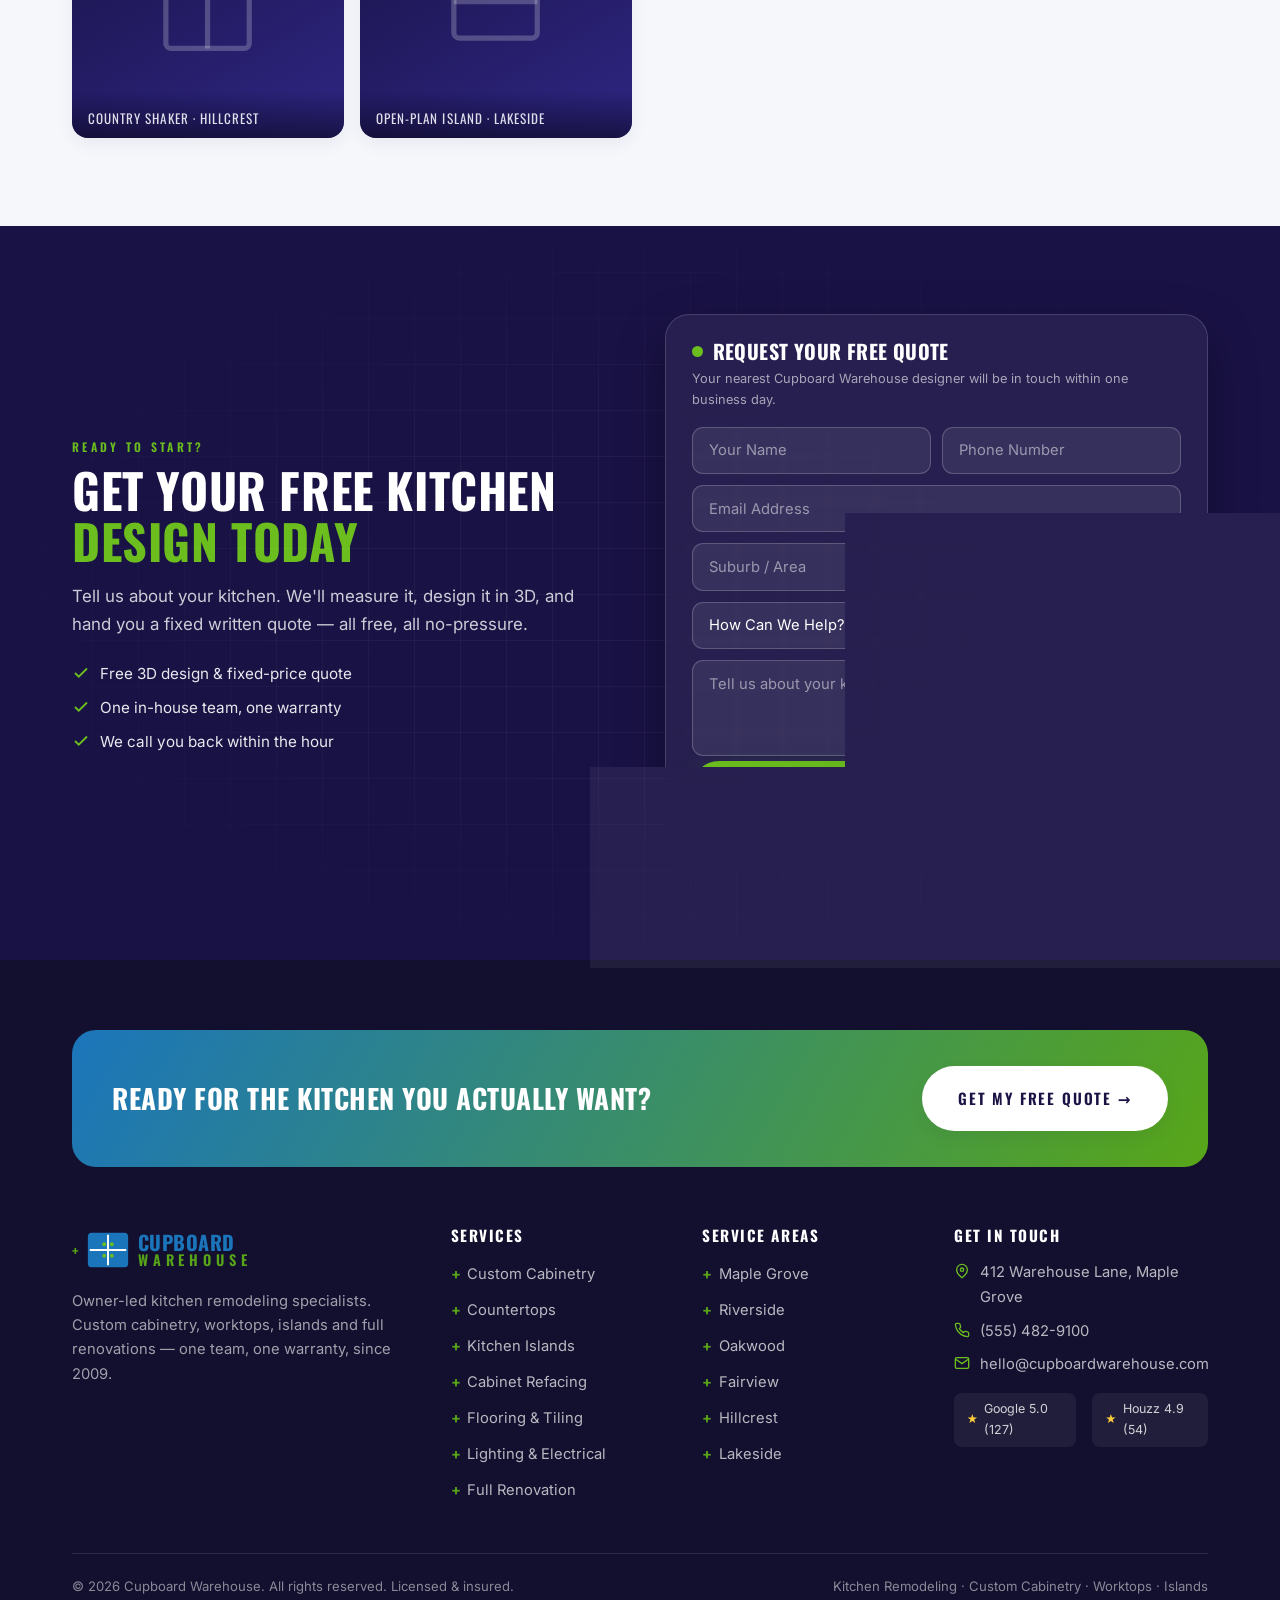
<file: gallery.html>
<!DOCTYPE html>
<html lang="en">
<head>
<meta charset="UTF-8">
<meta name="viewport" content="width=device-width, initial-scale=1.0">
<title>Gallery | Cupboard Warehouse Kitchen Projects</title>
<meta name="description" content="Browse recent kitchen remodeling projects — custom cabinetry, islands, worktops and full renovations across the Tri-County area.">
<link rel="icon" type="image/png" href="assets/favicon.png">
<link rel="stylesheet" href="assets/styles.css">
</head>
<body>

<!-- ============ TOP UTILITY BAR ============ -->
<div class="topbar">
  <div class="container">
    <div class="tb-left">
      <a href="tel:+15554829100"><svg width="14" height="14" viewBox="0 0 24 24" fill="none" stroke="currentColor" stroke-width="2"><path d="M22 16.92v3a2 2 0 0 1-2.18 2 19.79 19.79 0 0 1-8.63-3.07 19.5 19.5 0 0 1-6-6 19.79 19.79 0 0 1-3.07-8.67A2 2 0 0 1 4.11 2h3a2 2 0 0 1 2 1.72c.13.96.36 1.9.7 2.81a2 2 0 0 1-.45 2.11L8.09 9.91a16 16 0 0 0 6 6l1.27-1.27a2 2 0 0 1 2.11-.45c.91.34 1.85.57 2.81.7A2 2 0 0 1 22 16.92z"/></svg> (555) 482-9100</a>
      <a href="mailto:hello@cupboardwarehouse.com"><svg width="14" height="14" viewBox="0 0 24 24" fill="none" stroke="currentColor" stroke-width="2"><rect x="2" y="4" width="20" height="16" rx="2"/><path d="m22 6-10 7L2 6"/></svg> hello@cupboardwarehouse.com</a>
      <a href="#">Mon–Sat · 8am–6pm</a>
    </div>
    <div class="tb-right">
      <a href="#" aria-label="Facebook"><svg width="14" height="14" viewBox="0 0 24 24" fill="currentColor"><path d="M14 9h3V6h-3a4 4 0 0 0-4 4v2H7v3h3v6h3v-6h2.5l.5-3H13v-1.5A1.5 1.5 0 0 1 14.5 9z"/></svg></a>
      <a href="#" aria-label="Instagram"><svg width="14" height="14" viewBox="0 0 24 24" fill="none" stroke="currentColor" stroke-width="2"><rect x="3" y="3" width="18" height="18" rx="5"/><circle cx="12" cy="12" r="3.5"/><circle cx="17.5" cy="6.5" r="1" fill="currentColor" stroke="none"/></svg></a>
      <a href="#" aria-label="Houzz"><svg width="14" height="14" viewBox="0 0 24 24" fill="currentColor"><path d="M12 3 5 6.5V21h4v-5h6v5h4V6.5z"/></svg></a>
    </div>
  </div>
</div>


<!-- ============ HEADER ============ -->
<header class="site-header">
  <div class="container">
    <a class="brand" href="index.html" aria-label="Cupboard Warehouse home">
      <svg class="mark" viewBox="0 0 48 48" fill="none" aria-hidden="true"><rect x="3" y="6" width="42" height="36" rx="4" fill="#1b75bb"/><rect x="3" y="6" width="42" height="36" rx="4" stroke="#155e96" stroke-width="2"/><line x1="24" y1="8" x2="24" y2="40" stroke="#fff" stroke-width="2"/><line x1="5" y1="24" x2="43" y2="24" stroke="#fff" stroke-width="2"/><circle cx="20" cy="18" r="2" fill="#6cbe1e"/><circle cx="28" cy="18" r="2" fill="#6cbe1e"/><circle cx="20" cy="30" r="2" fill="#6cbe1e"/><circle cx="28" cy="30" r="2" fill="#6cbe1e"/></svg>
      <span class="b-text"><span class="b1">Cupboard</span><span class="b2">Warehouse</span></span>
    </a>

    <div class="nav-scrim"></div>
    <nav class="main-nav" aria-label="Main">
      <ul>
        <li><a href="index.html">Home</a></li>
        <li><a href="about.html">About</a></li>
        <li class="has-drop"><a href="services.html">Services</a>
          <div class="dropdown">
            <a href="services.html">All Services</a>
            <a href="services.html#custom-cabinetry">Custom Cabinetry</a>
            <a href="services.html#countertops">Countertops &amp; Worktops</a>
            <a href="services.html#islands">Kitchen Islands</a>
            <a href="services.html#refacing">Cabinet Refacing</a>
            <a href="services.html#flooring">Flooring &amp; Tiling</a>
            <a href="services.html#lighting">Lighting &amp; Electrical</a>
            <a href="services.html#full-renovation">Full Kitchen Renovation</a>
          </div>
        </li>
        <li><a href="gallery.html">Gallery</a></li>
        <li><a href="service-areas.html">Service Areas</a></li>
        <li><a href="financing.html">Financing</a></li>
        <li><a href="blog.html">Blog</a></li>
        <li><a href="contact.html">Contact</a></li>
      </ul>
    </nav>

    <div class="header-cta">
      <a class="btn btn-green" href="contact.html">Get a Free Quote</a>
      <button class="nav-toggle" aria-label="Menu"><span></span><span></span><span></span></button>
    </div>
  </div>
</header>


<section class="page-hero">
  <div class="container">
    <p class="crumbs"><a href="index.html">Home</a> / Gallery</p>
    <h1>Kitchens We've <span class="alt">Built</span></h1>
    <p>A sample of recent projects across the Tri-County area — every one designed, built and finished by our own in-house team.</p>
  </div>
</section>
<section class="sec bg-soft">
  <div class="container">
    <div class="filters">
      <button class="active" data-filter="all">All Projects</button>
      <button data-filter="modern">Modern</button>
      <button data-filter="shaker">Shaker</button>
      <button data-filter="reface">Refacing</button>
    </div>
    <div class="gallery-grid">
      <div class="gal tall" data-cat="modern"><div class="gph"><svg viewBox="0 0 24 24" fill="none" stroke="currentColor" stroke-width="1"><rect x="4" y="3" width="16" height="18" rx="1"/><line x1="12" y1="3" x2="12" y2="21"/></svg></div><span class="glabel">Handleless Modern · Oakwood</span></div>
<div class="gal" data-cat="shaker"><div class="gph"><svg viewBox="0 0 24 24" fill="none" stroke="currentColor" stroke-width="1"><rect x="4" y="8" width="16" height="11" rx="1"/><line x1="4" y1="12" x2="20" y2="12"/></svg></div><span class="glabel">Shaker Island · Riverside</span></div>
<div class="gal" data-cat="modern"><div class="gph"><svg viewBox="0 0 24 24" fill="none" stroke="currentColor" stroke-width="1"><rect x="3" y="9" width="18" height="3"/><path d="M5 12v8M19 12v8"/></svg></div><span class="glabel">Quartz Worktops · Fairview</span></div>
<div class="gal" data-cat="reface"><div class="gph"><svg viewBox="0 0 24 24" fill="none" stroke="currentColor" stroke-width="1"><path d="m3 11 9-8 9 8M5 10v10h14V10"/></svg></div><span class="glabel">Cabinet Reface · Maple Grove</span></div>
<div class="gal" data-cat="shaker"><div class="gph"><svg viewBox="0 0 24 24" fill="none" stroke="currentColor" stroke-width="1"><path d="m3 11 9-8 9 8M5 10v10h14V10"/></svg></div><span class="glabel">Full Renovation · Hillcrest</span></div>
<div class="gal tall" data-cat="modern"><div class="gph"><svg viewBox="0 0 24 24" fill="none" stroke="currentColor" stroke-width="1"><rect x="4" y="8" width="16" height="11" rx="1"/><line x1="4" y1="12" x2="20" y2="12"/></svg></div><span class="glabel">Galley Kitchen · Lakeside</span></div>
<div class="gal" data-cat="reface"><div class="gph"><svg viewBox="0 0 24 24" fill="none" stroke="currentColor" stroke-width="1"><rect x="3" y="3" width="18" height="18" rx="1"/><path d="M3 9h18M9 3v18"/></svg></div><span class="glabel">Splashback Tiling · Oakwood</span></div>
<div class="gal" data-cat="shaker"><div class="gph"><svg viewBox="0 0 24 24" fill="none" stroke="currentColor" stroke-width="1"><path d="M9 18h6M12 3a6 6 0 0 0-4 10 4 4 0 0 1 1 2h6a4 4 0 0 1 1-2 6 6 0 0 0-4-10z"/></svg></div><span class="glabel">Lighting Upgrade · Riverside</span></div>
<div class="gal" data-cat="modern"><div class="gph"><svg viewBox="0 0 24 24" fill="none" stroke="currentColor" stroke-width="1"><rect x="4" y="3" width="16" height="18" rx="1"/><line x1="12" y1="3" x2="12" y2="21"/></svg></div><span class="glabel">Matte Navy Kitchen · Fairview</span></div>
<div class="gal" data-cat="reface"><div class="gph"><svg viewBox="0 0 24 24" fill="none" stroke="currentColor" stroke-width="1"><rect x="3" y="9" width="18" height="3"/><path d="M5 12v8M19 12v8"/></svg></div><span class="glabel">Worktop Refresh · Maple Grove</span></div>
<div class="gal" data-cat="shaker"><div class="gph"><svg viewBox="0 0 24 24" fill="none" stroke="currentColor" stroke-width="1"><rect x="4" y="3" width="16" height="18" rx="1"/><line x1="12" y1="3" x2="12" y2="21"/></svg></div><span class="glabel">Country Shaker · Hillcrest</span></div>
<div class="gal" data-cat="modern"><div class="gph"><svg viewBox="0 0 24 24" fill="none" stroke="currentColor" stroke-width="1"><rect x="4" y="8" width="16" height="11" rx="1"/><line x1="4" y1="12" x2="20" y2="12"/></svg></div><span class="glabel">Open-Plan Island · Lakeside</span></div>

    </div>
  </div>
</section>
<section class="sec bg-navy bg-grid">
  <div class="container">
    <div class="cta-grid">
      <div>
        <span class="eyebrow on-dark">Ready To Start?</span>
        <h2 class="section-title on-dark" style="margin:.4rem 0 1rem">Get Your Free Kitchen <span class="alt">Design Today</span></h2>
        <p class="lead">Tell us about your kitchen. We'll measure it, design it in 3D, and hand you a fixed written quote — all free, all no-pressure.</p>
        <ul class="hero-trust" style="margin-top:1.4rem">
          <li><svg width="18" height="18" viewBox="0 0 24 24" fill="none" stroke="currentColor" stroke-width="2.5"><path d="M20 6 9 17l-5-5"/></svg> Free 3D design &amp; fixed-price quote</li>
          <li><svg width="18" height="18" viewBox="0 0 24 24" fill="none" stroke="currentColor" stroke-width="2.5"><path d="M20 6 9 17l-5-5"/></svg> One in-house team, one warranty</li>
          <li><svg width="18" height="18" viewBox="0 0 24 24" fill="none" stroke="currentColor" stroke-width="2.5"><path d="M20 6 9 17l-5-5"/></svg> We call you back within the hour</li>
        </ul>
      </div>
      <div class="lead-card">
        <div class="lc-top"><span class="pulse"></span><h3>Request Your Free Quote</h3></div>
        <p class="lc-note">Your nearest Cupboard Warehouse designer will be in touch within one business day.</p>
        <form data-demo>
          <div class="form-grid">
            <input class="form-input" placeholder="Your Name" required>
            <input class="form-input" type="tel" placeholder="Phone Number" required>
            <input class="form-input full" type="email" placeholder="Email Address">
            <input class="form-input full" placeholder="Suburb / Area">
            <select class="form-input full" aria-label="How can we help?">
              <option>How Can We Help?</option><option>Custom Cabinetry</option><option>Countertops &amp; Worktops</option><option>Kitchen Islands</option><option>Cabinet Refacing</option><option>Flooring &amp; Tiling</option><option>Lighting &amp; Electrical</option><option>Full Kitchen Renovation</option>
            </select>
            <textarea class="form-input full" placeholder="Tell us about your kitchen (optional)"></textarea>
          </div>
          <button class="btn btn-green" type="submit">Get My Free Quote <svg width="16" height="16" viewBox="0 0 24 24" fill="none" stroke="currentColor" stroke-width="2.5"><path d="M5 12h14M13 6l6 6-6 6"/></svg></button>
        </form>
        <p class="lc-foot">No obligation. No pressure. We never send unsolicited messages.</p>
      </div>
    </div>
  </div>
</section>
<!-- ============ FOOTER ============ -->
<footer class="site-footer">
  <div class="container">
    <div class="footer-cta">
      <h3>Ready for the kitchen you actually want?</h3>
      <a class="btn btn-ghost btn-lg" href="contact.html">Get My Free Quote →</a>
    </div>
    <div class="footer-cols">
      <div class="footer-brand">
        <a class="brand" href="index.html">
          <svg class="mark" viewBox="0 0 48 48" fill="none"><rect x="3" y="6" width="42" height="36" rx="4" fill="#1b75bb"/><line x1="24" y1="8" x2="24" y2="40" stroke="#fff" stroke-width="2"/><line x1="5" y1="24" x2="43" y2="24" stroke="#fff" stroke-width="2"/><circle cx="20" cy="18" r="2" fill="#6cbe1e"/><circle cx="28" cy="18" r="2" fill="#6cbe1e"/><circle cx="20" cy="30" r="2" fill="#6cbe1e"/><circle cx="28" cy="30" r="2" fill="#6cbe1e"/></svg>
          <span class="b-text"><span class="b1" style="font-size:1.25rem">Cupboard</span><span class="b2" style="font-size:.9rem">Warehouse</span></span>
        </a>
        <p>Owner-led kitchen remodeling specialists. Custom cabinetry, worktops, islands and full renovations — one team, one warranty, since 2009.</p>
      </div>
      <div>
        <h4>Services</h4>
        <ul>
          <li><a href="services.html#custom-cabinetry">Custom Cabinetry</a></li>
          <li><a href="services.html#countertops">Countertops</a></li>
          <li><a href="services.html#islands">Kitchen Islands</a></li>
          <li><a href="services.html#refacing">Cabinet Refacing</a></li>
          <li><a href="services.html#flooring">Flooring &amp; Tiling</a></li>
          <li><a href="services.html#lighting">Lighting &amp; Electrical</a></li>
          <li><a href="services.html#full-renovation">Full Renovation</a></li>
        </ul>
      </div>
      <div>
        <h4>Service Areas</h4>
        <ul>
          <li><a href="service-areas.html">Maple Grove</a></li>
          <li><a href="service-areas.html">Riverside</a></li>
          <li><a href="service-areas.html">Oakwood</a></li>
          <li><a href="service-areas.html">Fairview</a></li>
          <li><a href="service-areas.html">Hillcrest</a></li>
          <li><a href="service-areas.html">Lakeside</a></li>
        </ul>
      </div>
      <div>
        <h4>Get In Touch</h4>
        <ul class="fcontact">
          <li><svg width="16" height="16" viewBox="0 0 24 24" fill="none" stroke="currentColor" stroke-width="2"><path d="M20 10c0 6-8 12-8 12s-8-6-8-12a8 8 0 0 1 16 0z"/><circle cx="12" cy="10" r="2.5"/></svg> 412 Warehouse Lane, Maple Grove</li>
          <li><svg width="16" height="16" viewBox="0 0 24 24" fill="none" stroke="currentColor" stroke-width="2"><path d="M22 16.92v3a2 2 0 0 1-2.18 2 19.79 19.79 0 0 1-8.63-3.07 19.5 19.5 0 0 1-6-6 19.79 19.79 0 0 1-3.07-8.67A2 2 0 0 1 4.11 2h3a2 2 0 0 1 2 1.72c.13.96.36 1.9.7 2.81a2 2 0 0 1-.45 2.11L8.09 9.91a16 16 0 0 0 6 6l1.27-1.27a2 2 0 0 1 2.11-.45c.91.34 1.85.57 2.81.7A2 2 0 0 1 22 16.92z"/></svg> <a href="tel:+15554829100">(555) 482-9100</a></li>
          <li><svg width="16" height="16" viewBox="0 0 24 24" fill="none" stroke="currentColor" stroke-width="2"><rect x="2" y="4" width="20" height="16" rx="2"/><path d="m22 6-10 7L2 6"/></svg> <a href="mailto:hello@cupboardwarehouse.com">hello@cupboardwarehouse.com</a></li>
        </ul>
        <div class="foot-badges" style="margin-top:1rem"><span class="fb"><span class="stars">★</span> Google 5.0 (127)</span><span class="fb"><span class="stars">★</span> Houzz 4.9 (54)</span></div>
      </div>
    </div>
    <div class="footer-bottom">
      <span>© 2026 Cupboard Warehouse. All rights reserved. Licensed &amp; insured.</span>
      <span>Kitchen Remodeling · Custom Cabinetry · Worktops · Islands</span>
    </div>
  </div>
</footer>

<a class="float-cta" href="tel:+15554829100" aria-label="Call us"><svg width="26" height="26" viewBox="0 0 24 24" fill="none" stroke="currentColor" stroke-width="2"><path d="M22 16.92v3a2 2 0 0 1-2.18 2 19.79 19.79 0 0 1-8.63-3.07 19.5 19.5 0 0 1-6-6 19.79 19.79 0 0 1-3.07-8.67A2 2 0 0 1 4.11 2h3a2 2 0 0 1 2 1.72c.13.96.36 1.9.7 2.81a2 2 0 0 1-.45 2.11L8.09 9.91a16 16 0 0 0 6 6l1.27-1.27a2 2 0 0 1 2.11-.45c.91.34 1.85.57 2.81.7A2 2 0 0 1 22 16.92z"/></svg></a>


<a class="float-cta" href="tel:+15554829100" aria-label="Call us"><svg width="26" height="26" viewBox="0 0 24 24" fill="none" stroke="currentColor" stroke-width="2"><path d="M22 16.92v3a2 2 0 0 1-2.18 2 19.79 19.79 0 0 1-8.63-3.07 19.5 19.5 0 0 1-6-6 19.79 19.79 0 0 1-3.07-8.67A2 2 0 0 1 4.11 2h3a2 2 0 0 1 2 1.72c.13.96.36 1.9.7 2.81a2 2 0 0 1-.45 2.11L8.09 9.91a16 16 0 0 0 6 6l1.27-1.27a2 2 0 0 1 2.11-.45c.91.34 1.85.57 2.81.7A2 2 0 0 1 22 16.92z"/></svg></a>
<script src="assets/main.js"></script>
</body>
</html>
</file>
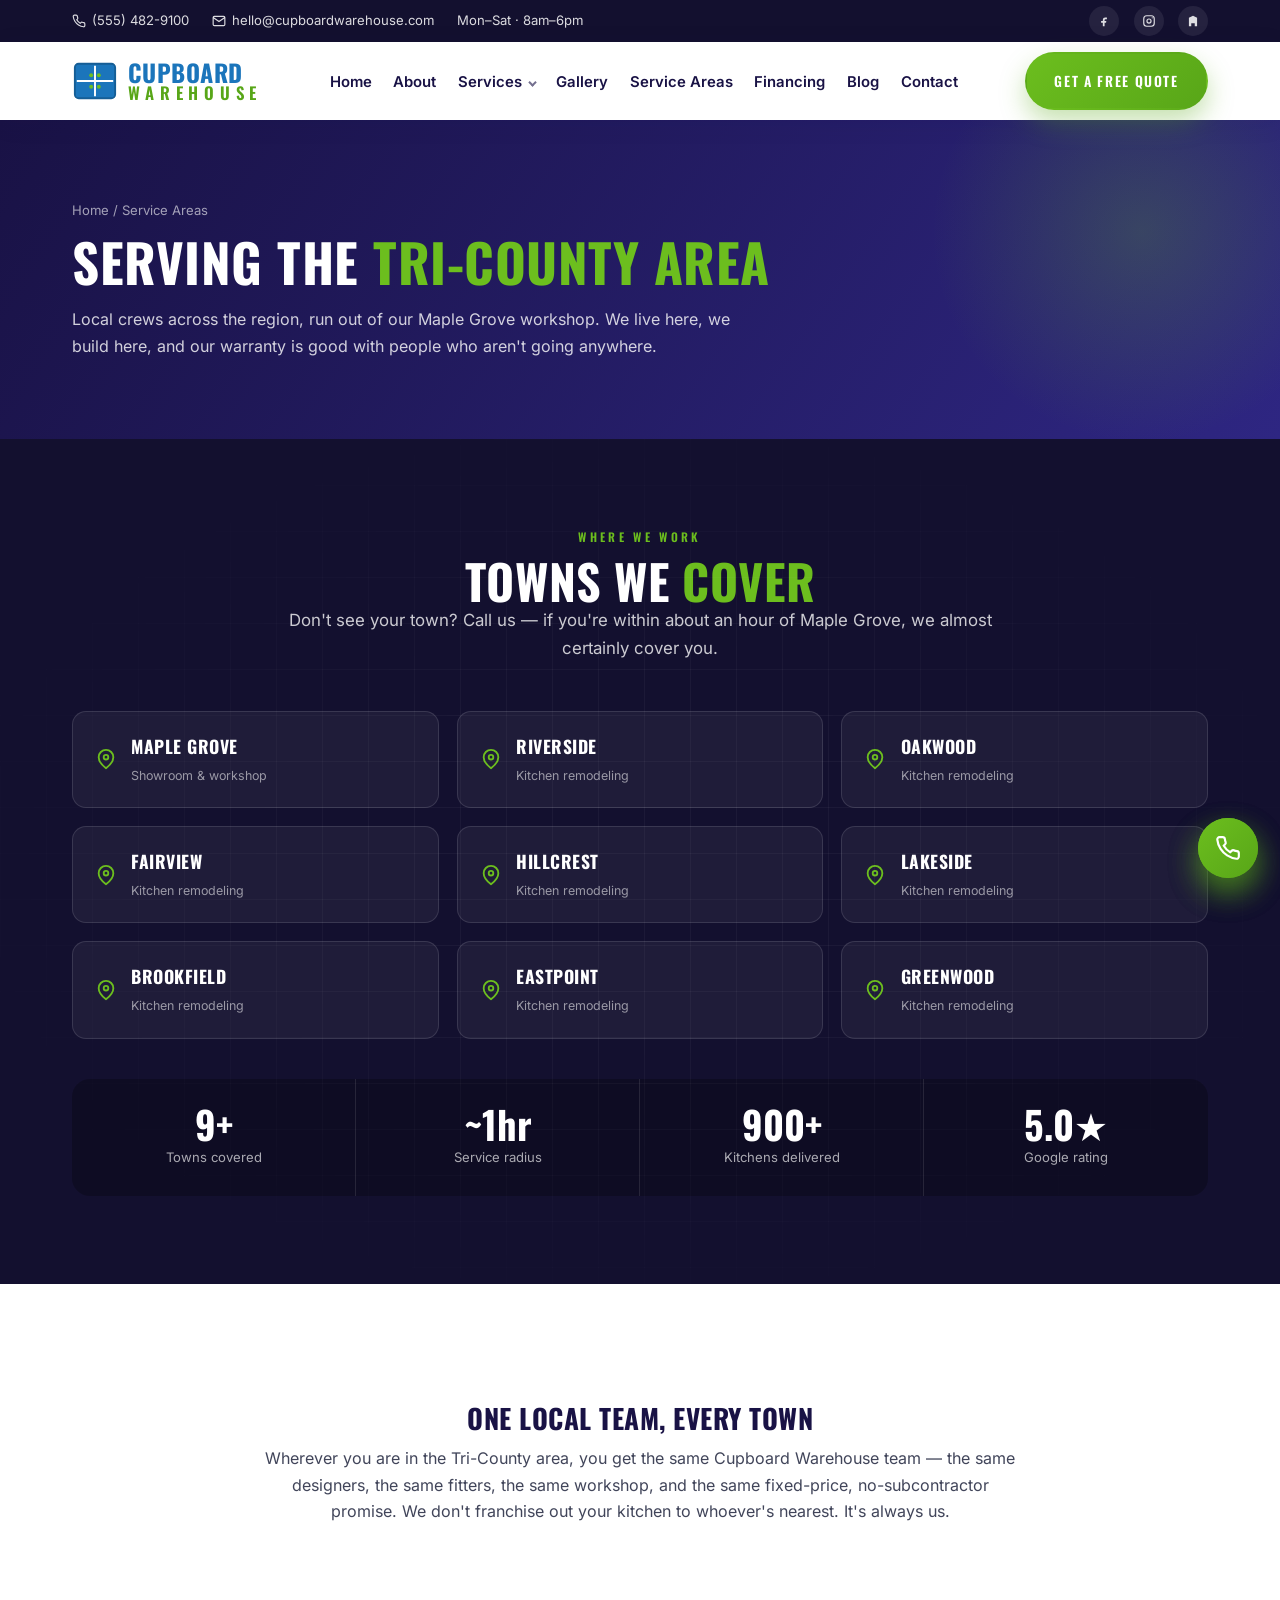
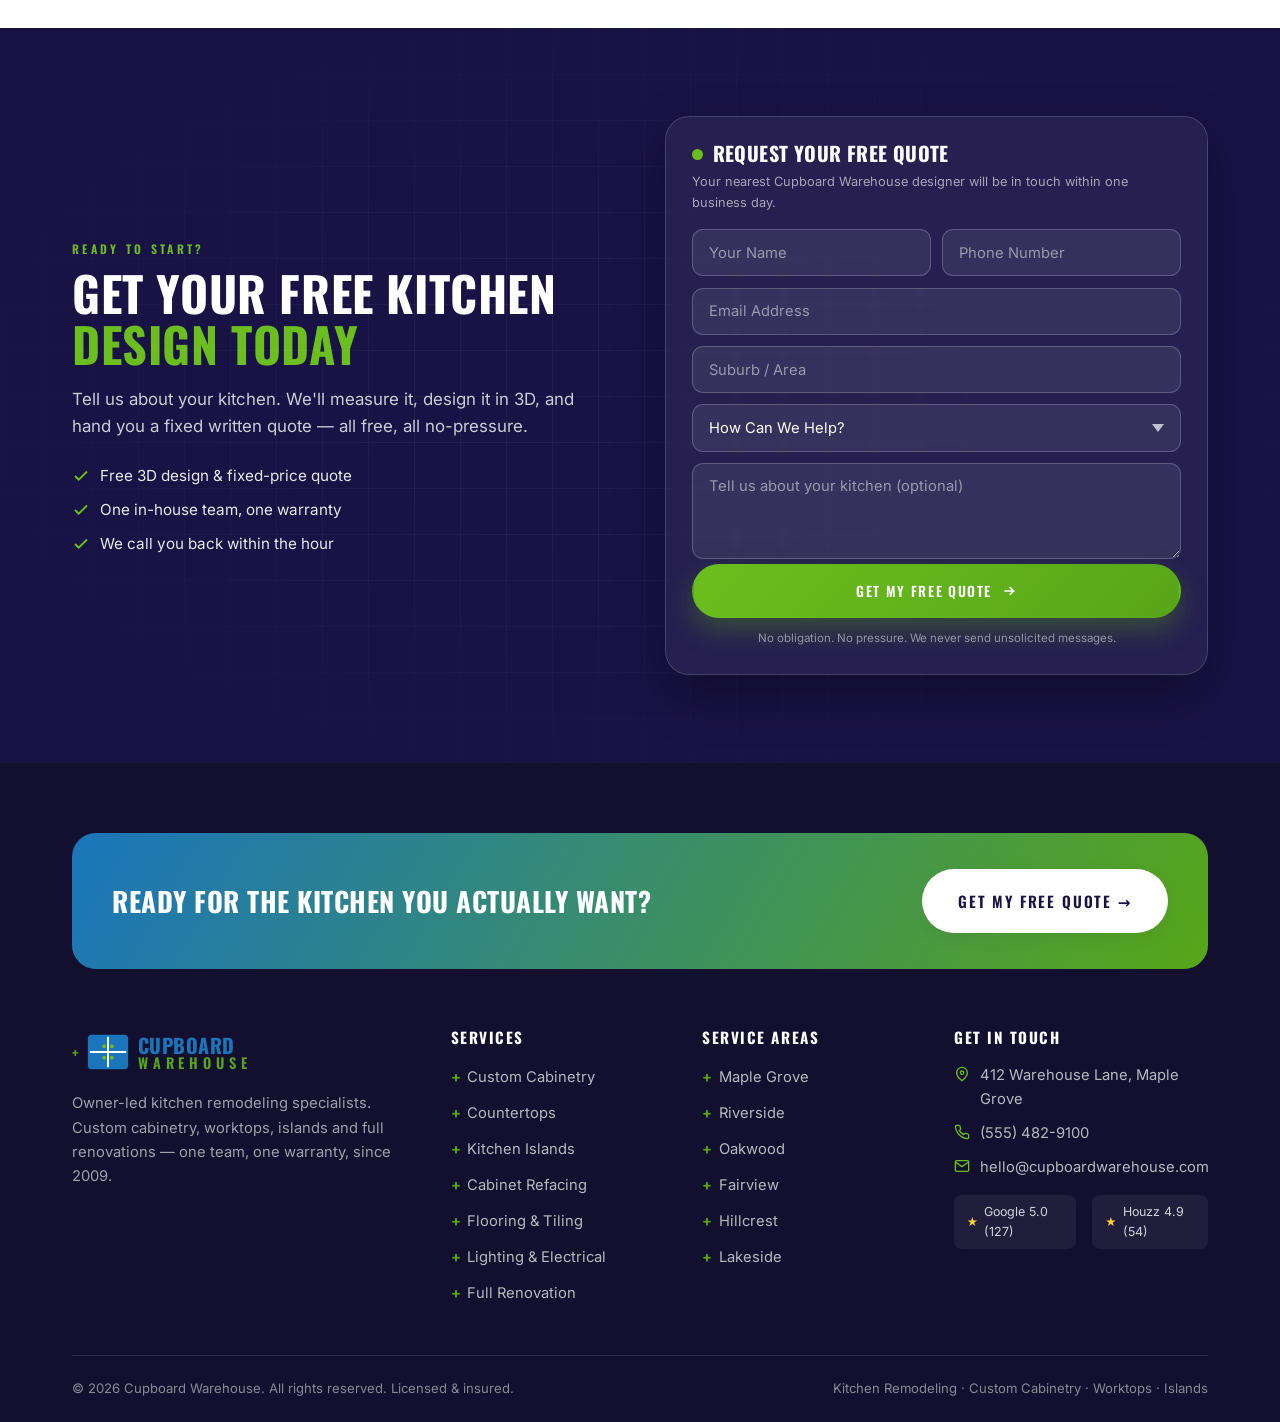
<file: service-areas.html>
<!DOCTYPE html>
<html lang="en">
<head>
<meta charset="UTF-8">
<meta name="viewport" content="width=device-width, initial-scale=1.0">
<title>Service Areas | Cupboard Warehouse Kitchen Remodeling</title>
<meta name="description" content="Kitchen remodeling across the Tri-County area — Maple Grove, Riverside, Oakwood, Fairview, Hillcrest, Lakeside and more. One local in-house team.">
<link rel="icon" type="image/png" href="assets/favicon.png">
<link rel="stylesheet" href="assets/styles.css">
</head>
<body>

<!-- ============ TOP UTILITY BAR ============ -->
<div class="topbar">
  <div class="container">
    <div class="tb-left">
      <a href="tel:+15554829100"><svg width="14" height="14" viewBox="0 0 24 24" fill="none" stroke="currentColor" stroke-width="2"><path d="M22 16.92v3a2 2 0 0 1-2.18 2 19.79 19.79 0 0 1-8.63-3.07 19.5 19.5 0 0 1-6-6 19.79 19.79 0 0 1-3.07-8.67A2 2 0 0 1 4.11 2h3a2 2 0 0 1 2 1.72c.13.96.36 1.9.7 2.81a2 2 0 0 1-.45 2.11L8.09 9.91a16 16 0 0 0 6 6l1.27-1.27a2 2 0 0 1 2.11-.45c.91.34 1.85.57 2.81.7A2 2 0 0 1 22 16.92z"/></svg> (555) 482-9100</a>
      <a href="mailto:hello@cupboardwarehouse.com"><svg width="14" height="14" viewBox="0 0 24 24" fill="none" stroke="currentColor" stroke-width="2"><rect x="2" y="4" width="20" height="16" rx="2"/><path d="m22 6-10 7L2 6"/></svg> hello@cupboardwarehouse.com</a>
      <a href="#">Mon–Sat · 8am–6pm</a>
    </div>
    <div class="tb-right">
      <a href="#" aria-label="Facebook"><svg width="14" height="14" viewBox="0 0 24 24" fill="currentColor"><path d="M14 9h3V6h-3a4 4 0 0 0-4 4v2H7v3h3v6h3v-6h2.5l.5-3H13v-1.5A1.5 1.5 0 0 1 14.5 9z"/></svg></a>
      <a href="#" aria-label="Instagram"><svg width="14" height="14" viewBox="0 0 24 24" fill="none" stroke="currentColor" stroke-width="2"><rect x="3" y="3" width="18" height="18" rx="5"/><circle cx="12" cy="12" r="3.5"/><circle cx="17.5" cy="6.5" r="1" fill="currentColor" stroke="none"/></svg></a>
      <a href="#" aria-label="Houzz"><svg width="14" height="14" viewBox="0 0 24 24" fill="currentColor"><path d="M12 3 5 6.5V21h4v-5h6v5h4V6.5z"/></svg></a>
    </div>
  </div>
</div>


<!-- ============ HEADER ============ -->
<header class="site-header">
  <div class="container">
    <a class="brand" href="index.html" aria-label="Cupboard Warehouse home">
      <svg class="mark" viewBox="0 0 48 48" fill="none" aria-hidden="true"><rect x="3" y="6" width="42" height="36" rx="4" fill="#1b75bb"/><rect x="3" y="6" width="42" height="36" rx="4" stroke="#155e96" stroke-width="2"/><line x1="24" y1="8" x2="24" y2="40" stroke="#fff" stroke-width="2"/><line x1="5" y1="24" x2="43" y2="24" stroke="#fff" stroke-width="2"/><circle cx="20" cy="18" r="2" fill="#6cbe1e"/><circle cx="28" cy="18" r="2" fill="#6cbe1e"/><circle cx="20" cy="30" r="2" fill="#6cbe1e"/><circle cx="28" cy="30" r="2" fill="#6cbe1e"/></svg>
      <span class="b-text"><span class="b1">Cupboard</span><span class="b2">Warehouse</span></span>
    </a>

    <div class="nav-scrim"></div>
    <nav class="main-nav" aria-label="Main">
      <ul>
        <li><a href="index.html">Home</a></li>
        <li><a href="about.html">About</a></li>
        <li class="has-drop"><a href="services.html">Services</a>
          <div class="dropdown">
            <a href="services.html">All Services</a>
            <a href="services.html#custom-cabinetry">Custom Cabinetry</a>
            <a href="services.html#countertops">Countertops &amp; Worktops</a>
            <a href="services.html#islands">Kitchen Islands</a>
            <a href="services.html#refacing">Cabinet Refacing</a>
            <a href="services.html#flooring">Flooring &amp; Tiling</a>
            <a href="services.html#lighting">Lighting &amp; Electrical</a>
            <a href="services.html#full-renovation">Full Kitchen Renovation</a>
          </div>
        </li>
        <li><a href="gallery.html">Gallery</a></li>
        <li><a href="service-areas.html">Service Areas</a></li>
        <li><a href="financing.html">Financing</a></li>
        <li><a href="blog.html">Blog</a></li>
        <li><a href="contact.html">Contact</a></li>
      </ul>
    </nav>

    <div class="header-cta">
      <a class="btn btn-green" href="contact.html">Get a Free Quote</a>
      <button class="nav-toggle" aria-label="Menu"><span></span><span></span><span></span></button>
    </div>
  </div>
</header>


<section class="page-hero">
  <div class="container">
    <p class="crumbs"><a href="index.html">Home</a> / Service Areas</p>
    <h1>Serving The <span class="alt">Tri-County Area</span></h1>
    <p>Local crews across the region, run out of our Maple Grove workshop. We live here, we build here, and our warranty is good with people who aren't going anywhere.</p>
  </div>
</section>
<section class="sec bg-navy-slate bg-grid">
  <div class="container">
    <div class="sec-head center"><span class="eyebrow on-dark">Where We Work</span><h2 class="section-title on-dark">Towns We <span class="alt">Cover</span></h2><p class="lead">Don't see your town? Call us — if you're within about an hour of Maple Grove, we almost certainly cover you.</p></div>
    <div class="area-grid"><a class="area-card" href="contact.html"><span class="pin"><svg width="22" height="22" viewBox="0 0 24 24" fill="none" stroke="currentColor" stroke-width="2"><path d="M20 10c0 6-8 12-8 12s-8-6-8-12a8 8 0 0 1 16 0z"/><circle cx="12" cy="10" r="2.5"/></svg></span><div><b>Maple Grove</b><small>Showroom &amp; workshop</small></div></a><a class="area-card" href="contact.html"><span class="pin"><svg width="22" height="22" viewBox="0 0 24 24" fill="none" stroke="currentColor" stroke-width="2"><path d="M20 10c0 6-8 12-8 12s-8-6-8-12a8 8 0 0 1 16 0z"/><circle cx="12" cy="10" r="2.5"/></svg></span><div><b>Riverside</b><small>Kitchen remodeling</small></div></a><a class="area-card" href="contact.html"><span class="pin"><svg width="22" height="22" viewBox="0 0 24 24" fill="none" stroke="currentColor" stroke-width="2"><path d="M20 10c0 6-8 12-8 12s-8-6-8-12a8 8 0 0 1 16 0z"/><circle cx="12" cy="10" r="2.5"/></svg></span><div><b>Oakwood</b><small>Kitchen remodeling</small></div></a><a class="area-card" href="contact.html"><span class="pin"><svg width="22" height="22" viewBox="0 0 24 24" fill="none" stroke="currentColor" stroke-width="2"><path d="M20 10c0 6-8 12-8 12s-8-6-8-12a8 8 0 0 1 16 0z"/><circle cx="12" cy="10" r="2.5"/></svg></span><div><b>Fairview</b><small>Kitchen remodeling</small></div></a><a class="area-card" href="contact.html"><span class="pin"><svg width="22" height="22" viewBox="0 0 24 24" fill="none" stroke="currentColor" stroke-width="2"><path d="M20 10c0 6-8 12-8 12s-8-6-8-12a8 8 0 0 1 16 0z"/><circle cx="12" cy="10" r="2.5"/></svg></span><div><b>Hillcrest</b><small>Kitchen remodeling</small></div></a><a class="area-card" href="contact.html"><span class="pin"><svg width="22" height="22" viewBox="0 0 24 24" fill="none" stroke="currentColor" stroke-width="2"><path d="M20 10c0 6-8 12-8 12s-8-6-8-12a8 8 0 0 1 16 0z"/><circle cx="12" cy="10" r="2.5"/></svg></span><div><b>Lakeside</b><small>Kitchen remodeling</small></div></a><a class="area-card" href="contact.html"><span class="pin"><svg width="22" height="22" viewBox="0 0 24 24" fill="none" stroke="currentColor" stroke-width="2"><path d="M20 10c0 6-8 12-8 12s-8-6-8-12a8 8 0 0 1 16 0z"/><circle cx="12" cy="10" r="2.5"/></svg></span><div><b>Brookfield</b><small>Kitchen remodeling</small></div></a><a class="area-card" href="contact.html"><span class="pin"><svg width="22" height="22" viewBox="0 0 24 24" fill="none" stroke="currentColor" stroke-width="2"><path d="M20 10c0 6-8 12-8 12s-8-6-8-12a8 8 0 0 1 16 0z"/><circle cx="12" cy="10" r="2.5"/></svg></span><div><b>Eastpoint</b><small>Kitchen remodeling</small></div></a><a class="area-card" href="contact.html"><span class="pin"><svg width="22" height="22" viewBox="0 0 24 24" fill="none" stroke="currentColor" stroke-width="2"><path d="M20 10c0 6-8 12-8 12s-8-6-8-12a8 8 0 0 1 16 0z"/><circle cx="12" cy="10" r="2.5"/></svg></span><div><b>Greenwood</b><small>Kitchen remodeling</small></div></a></div>
    <div class="stats" style="margin-top:40px">
      <div class="st"><b>9+</b><span>Towns covered</span></div>
      <div class="st"><b>~1hr</b><span>Service radius</span></div>
      <div class="st"><b>900+</b><span>Kitchens delivered</span></div>
      <div class="st"><b>5.0★</b><span>Google rating</span></div>
    </div>
  </div>
</section>
<section class="sec">
  <div class="container">
    <div class="prose center">
      <h2>One Local Team, Every Town</h2>
      <p>Wherever you are in the Tri-County area, you get the same Cupboard Warehouse team — the same designers, the same fitters, the same workshop, and the same fixed-price, no-subcontractor promise. We don't franchise out your kitchen to whoever's nearest. It's always us.</p>
    </div>
  </div>
</section>
<section class="sec bg-navy bg-grid">
  <div class="container">
    <div class="cta-grid">
      <div>
        <span class="eyebrow on-dark">Ready To Start?</span>
        <h2 class="section-title on-dark" style="margin:.4rem 0 1rem">Get Your Free Kitchen <span class="alt">Design Today</span></h2>
        <p class="lead">Tell us about your kitchen. We'll measure it, design it in 3D, and hand you a fixed written quote — all free, all no-pressure.</p>
        <ul class="hero-trust" style="margin-top:1.4rem">
          <li><svg width="18" height="18" viewBox="0 0 24 24" fill="none" stroke="currentColor" stroke-width="2.5"><path d="M20 6 9 17l-5-5"/></svg> Free 3D design &amp; fixed-price quote</li>
          <li><svg width="18" height="18" viewBox="0 0 24 24" fill="none" stroke="currentColor" stroke-width="2.5"><path d="M20 6 9 17l-5-5"/></svg> One in-house team, one warranty</li>
          <li><svg width="18" height="18" viewBox="0 0 24 24" fill="none" stroke="currentColor" stroke-width="2.5"><path d="M20 6 9 17l-5-5"/></svg> We call you back within the hour</li>
        </ul>
      </div>
      <div class="lead-card">
        <div class="lc-top"><span class="pulse"></span><h3>Request Your Free Quote</h3></div>
        <p class="lc-note">Your nearest Cupboard Warehouse designer will be in touch within one business day.</p>
        <form data-demo>
          <div class="form-grid">
            <input class="form-input" placeholder="Your Name" required>
            <input class="form-input" type="tel" placeholder="Phone Number" required>
            <input class="form-input full" type="email" placeholder="Email Address">
            <input class="form-input full" placeholder="Suburb / Area">
            <select class="form-input full" aria-label="How can we help?">
              <option>How Can We Help?</option><option>Custom Cabinetry</option><option>Countertops &amp; Worktops</option><option>Kitchen Islands</option><option>Cabinet Refacing</option><option>Flooring &amp; Tiling</option><option>Lighting &amp; Electrical</option><option>Full Kitchen Renovation</option>
            </select>
            <textarea class="form-input full" placeholder="Tell us about your kitchen (optional)"></textarea>
          </div>
          <button class="btn btn-green" type="submit">Get My Free Quote <svg width="16" height="16" viewBox="0 0 24 24" fill="none" stroke="currentColor" stroke-width="2.5"><path d="M5 12h14M13 6l6 6-6 6"/></svg></button>
        </form>
        <p class="lc-foot">No obligation. No pressure. We never send unsolicited messages.</p>
      </div>
    </div>
  </div>
</section>
<!-- ============ FOOTER ============ -->
<footer class="site-footer">
  <div class="container">
    <div class="footer-cta">
      <h3>Ready for the kitchen you actually want?</h3>
      <a class="btn btn-ghost btn-lg" href="contact.html">Get My Free Quote →</a>
    </div>
    <div class="footer-cols">
      <div class="footer-brand">
        <a class="brand" href="index.html">
          <svg class="mark" viewBox="0 0 48 48" fill="none"><rect x="3" y="6" width="42" height="36" rx="4" fill="#1b75bb"/><line x1="24" y1="8" x2="24" y2="40" stroke="#fff" stroke-width="2"/><line x1="5" y1="24" x2="43" y2="24" stroke="#fff" stroke-width="2"/><circle cx="20" cy="18" r="2" fill="#6cbe1e"/><circle cx="28" cy="18" r="2" fill="#6cbe1e"/><circle cx="20" cy="30" r="2" fill="#6cbe1e"/><circle cx="28" cy="30" r="2" fill="#6cbe1e"/></svg>
          <span class="b-text"><span class="b1" style="font-size:1.25rem">Cupboard</span><span class="b2" style="font-size:.9rem">Warehouse</span></span>
        </a>
        <p>Owner-led kitchen remodeling specialists. Custom cabinetry, worktops, islands and full renovations — one team, one warranty, since 2009.</p>
      </div>
      <div>
        <h4>Services</h4>
        <ul>
          <li><a href="services.html#custom-cabinetry">Custom Cabinetry</a></li>
          <li><a href="services.html#countertops">Countertops</a></li>
          <li><a href="services.html#islands">Kitchen Islands</a></li>
          <li><a href="services.html#refacing">Cabinet Refacing</a></li>
          <li><a href="services.html#flooring">Flooring &amp; Tiling</a></li>
          <li><a href="services.html#lighting">Lighting &amp; Electrical</a></li>
          <li><a href="services.html#full-renovation">Full Renovation</a></li>
        </ul>
      </div>
      <div>
        <h4>Service Areas</h4>
        <ul>
          <li><a href="service-areas.html">Maple Grove</a></li>
          <li><a href="service-areas.html">Riverside</a></li>
          <li><a href="service-areas.html">Oakwood</a></li>
          <li><a href="service-areas.html">Fairview</a></li>
          <li><a href="service-areas.html">Hillcrest</a></li>
          <li><a href="service-areas.html">Lakeside</a></li>
        </ul>
      </div>
      <div>
        <h4>Get In Touch</h4>
        <ul class="fcontact">
          <li><svg width="16" height="16" viewBox="0 0 24 24" fill="none" stroke="currentColor" stroke-width="2"><path d="M20 10c0 6-8 12-8 12s-8-6-8-12a8 8 0 0 1 16 0z"/><circle cx="12" cy="10" r="2.5"/></svg> 412 Warehouse Lane, Maple Grove</li>
          <li><svg width="16" height="16" viewBox="0 0 24 24" fill="none" stroke="currentColor" stroke-width="2"><path d="M22 16.92v3a2 2 0 0 1-2.18 2 19.79 19.79 0 0 1-8.63-3.07 19.5 19.5 0 0 1-6-6 19.79 19.79 0 0 1-3.07-8.67A2 2 0 0 1 4.11 2h3a2 2 0 0 1 2 1.72c.13.96.36 1.9.7 2.81a2 2 0 0 1-.45 2.11L8.09 9.91a16 16 0 0 0 6 6l1.27-1.27a2 2 0 0 1 2.11-.45c.91.34 1.85.57 2.81.7A2 2 0 0 1 22 16.92z"/></svg> <a href="tel:+15554829100">(555) 482-9100</a></li>
          <li><svg width="16" height="16" viewBox="0 0 24 24" fill="none" stroke="currentColor" stroke-width="2"><rect x="2" y="4" width="20" height="16" rx="2"/><path d="m22 6-10 7L2 6"/></svg> <a href="mailto:hello@cupboardwarehouse.com">hello@cupboardwarehouse.com</a></li>
        </ul>
        <div class="foot-badges" style="margin-top:1rem"><span class="fb"><span class="stars">★</span> Google 5.0 (127)</span><span class="fb"><span class="stars">★</span> Houzz 4.9 (54)</span></div>
      </div>
    </div>
    <div class="footer-bottom">
      <span>© 2026 Cupboard Warehouse. All rights reserved. Licensed &amp; insured.</span>
      <span>Kitchen Remodeling · Custom Cabinetry · Worktops · Islands</span>
    </div>
  </div>
</footer>

<a class="float-cta" href="tel:+15554829100" aria-label="Call us"><svg width="26" height="26" viewBox="0 0 24 24" fill="none" stroke="currentColor" stroke-width="2"><path d="M22 16.92v3a2 2 0 0 1-2.18 2 19.79 19.79 0 0 1-8.63-3.07 19.5 19.5 0 0 1-6-6 19.79 19.79 0 0 1-3.07-8.67A2 2 0 0 1 4.11 2h3a2 2 0 0 1 2 1.72c.13.96.36 1.9.7 2.81a2 2 0 0 1-.45 2.11L8.09 9.91a16 16 0 0 0 6 6l1.27-1.27a2 2 0 0 1 2.11-.45c.91.34 1.85.57 2.81.7A2 2 0 0 1 22 16.92z"/></svg></a>


<a class="float-cta" href="tel:+15554829100" aria-label="Call us"><svg width="26" height="26" viewBox="0 0 24 24" fill="none" stroke="currentColor" stroke-width="2"><path d="M22 16.92v3a2 2 0 0 1-2.18 2 19.79 19.79 0 0 1-8.63-3.07 19.5 19.5 0 0 1-6-6 19.79 19.79 0 0 1-3.07-8.67A2 2 0 0 1 4.11 2h3a2 2 0 0 1 2 1.72c.13.96.36 1.9.7 2.81a2 2 0 0 1-.45 2.11L8.09 9.91a16 16 0 0 0 6 6l1.27-1.27a2 2 0 0 1 2.11-.45c.91.34 1.85.57 2.81.7A2 2 0 0 1 22 16.92z"/></svg></a>
<script src="assets/main.js"></script>
</body>
</html>
</file>
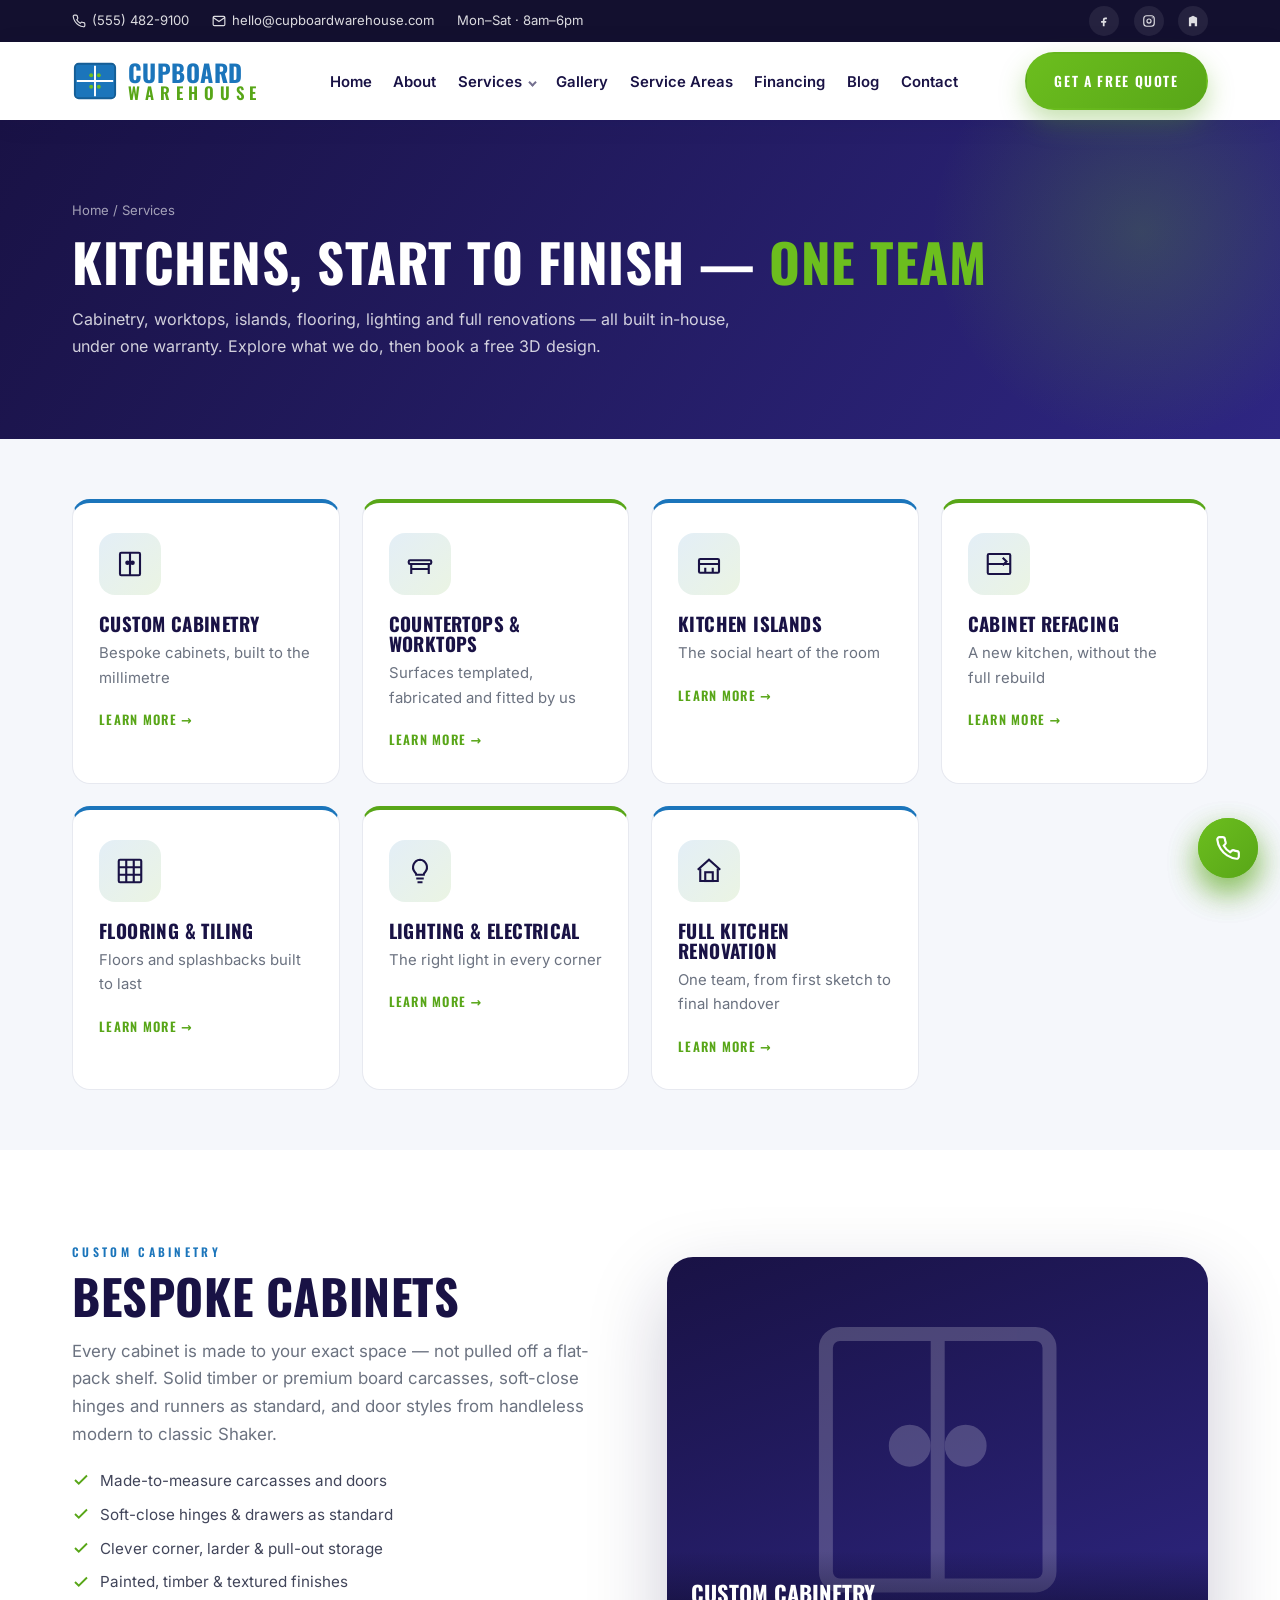
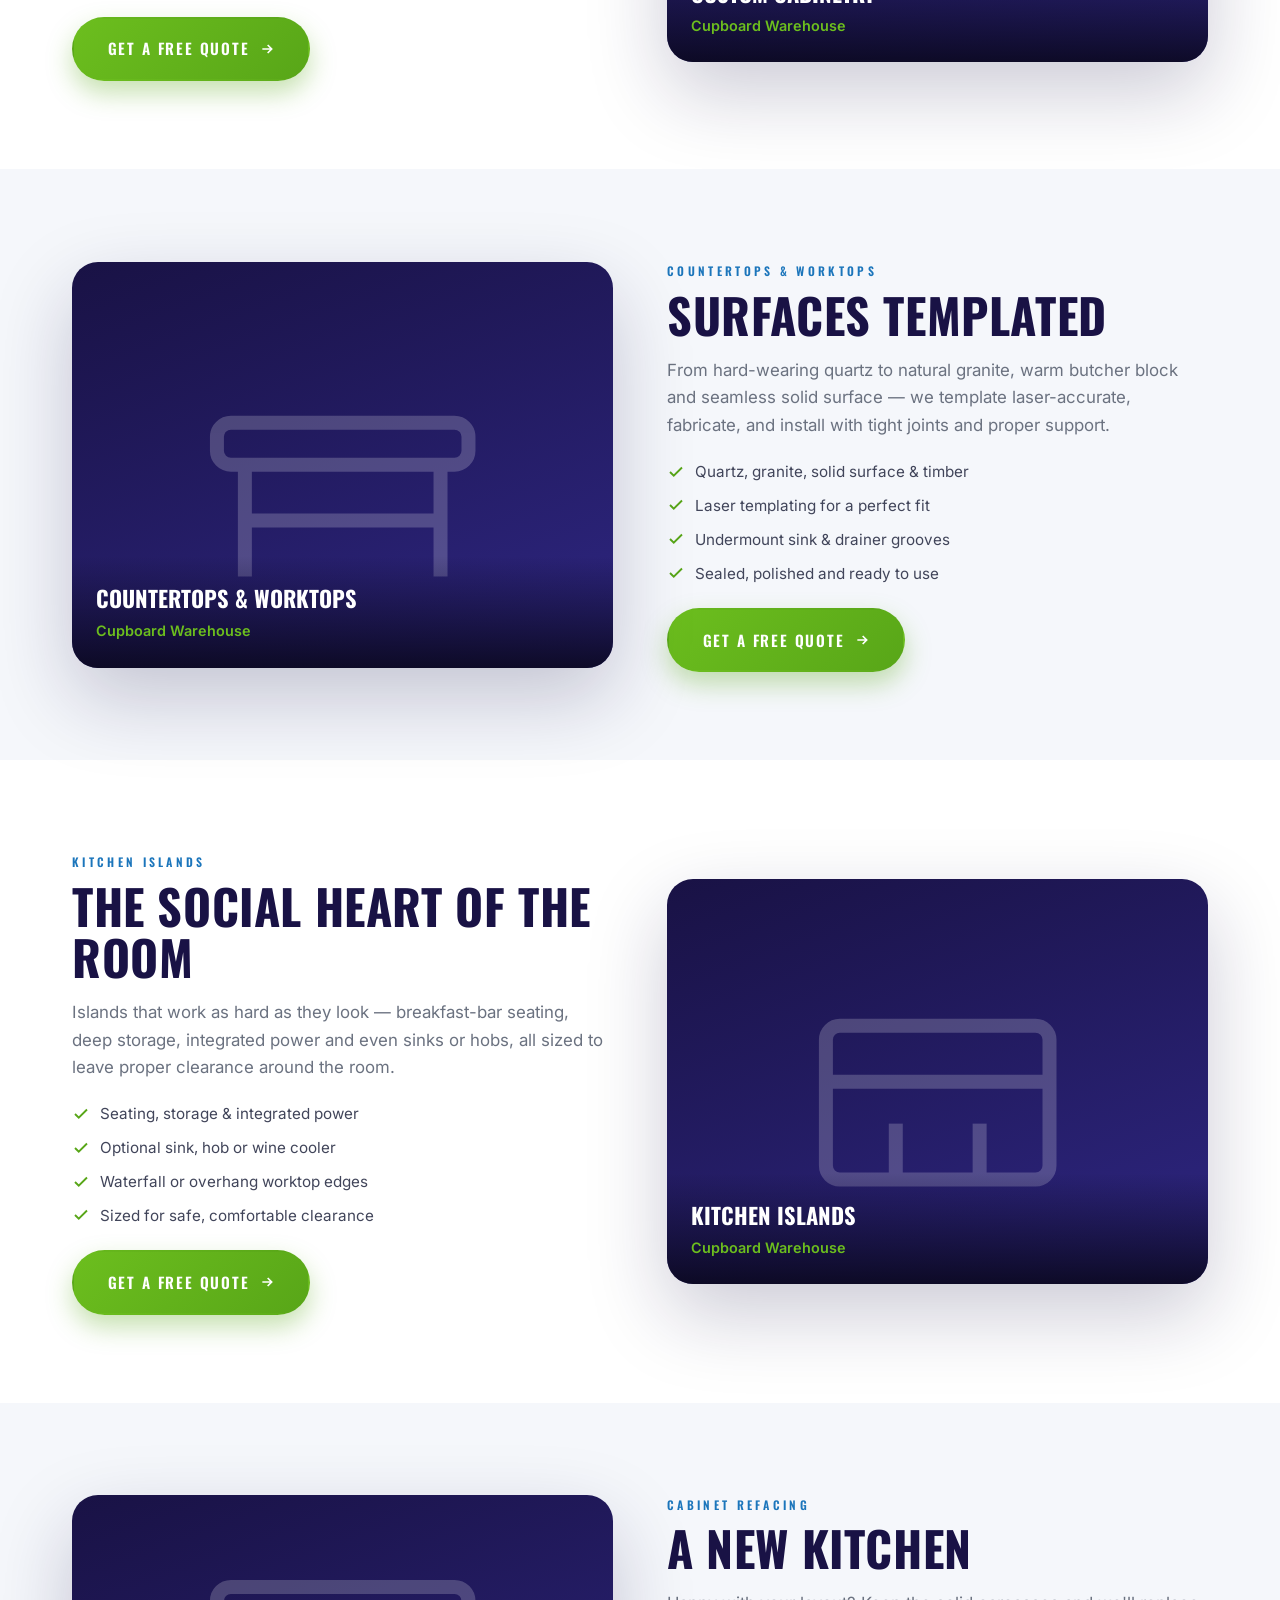
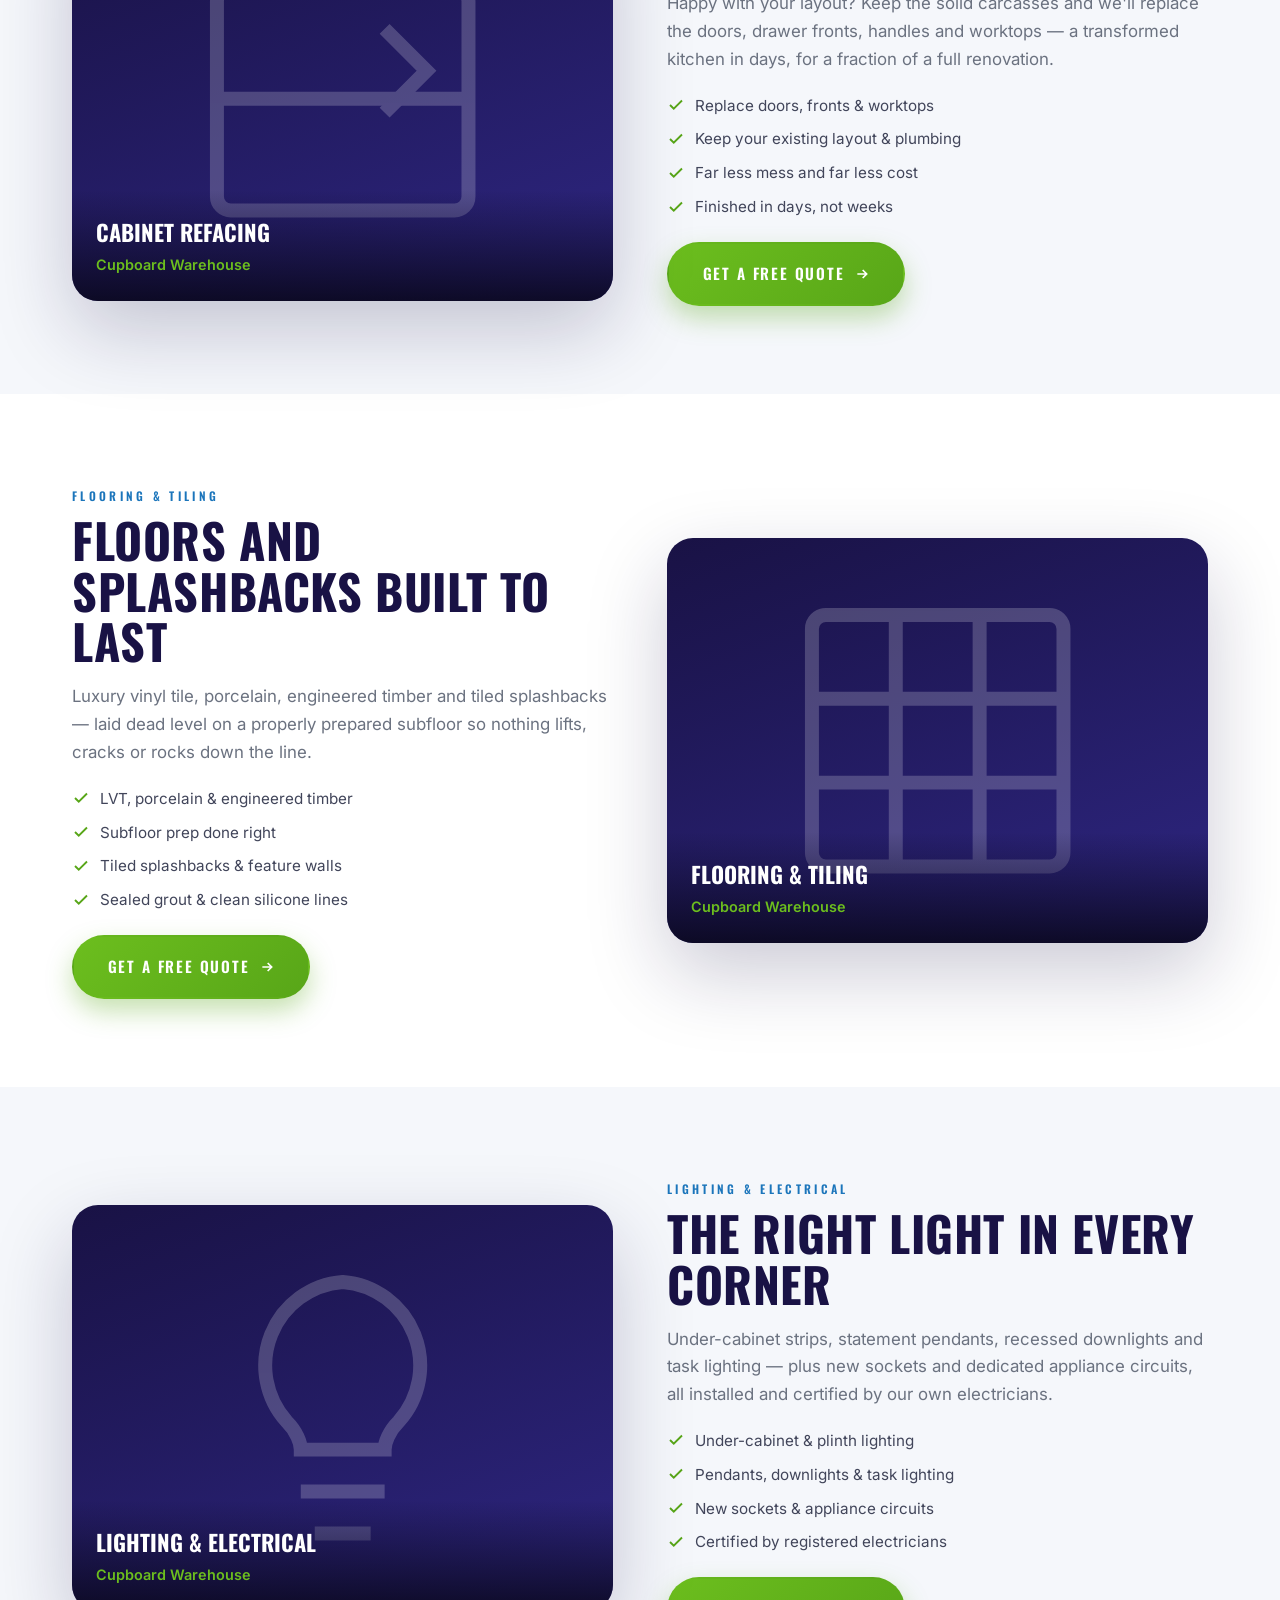
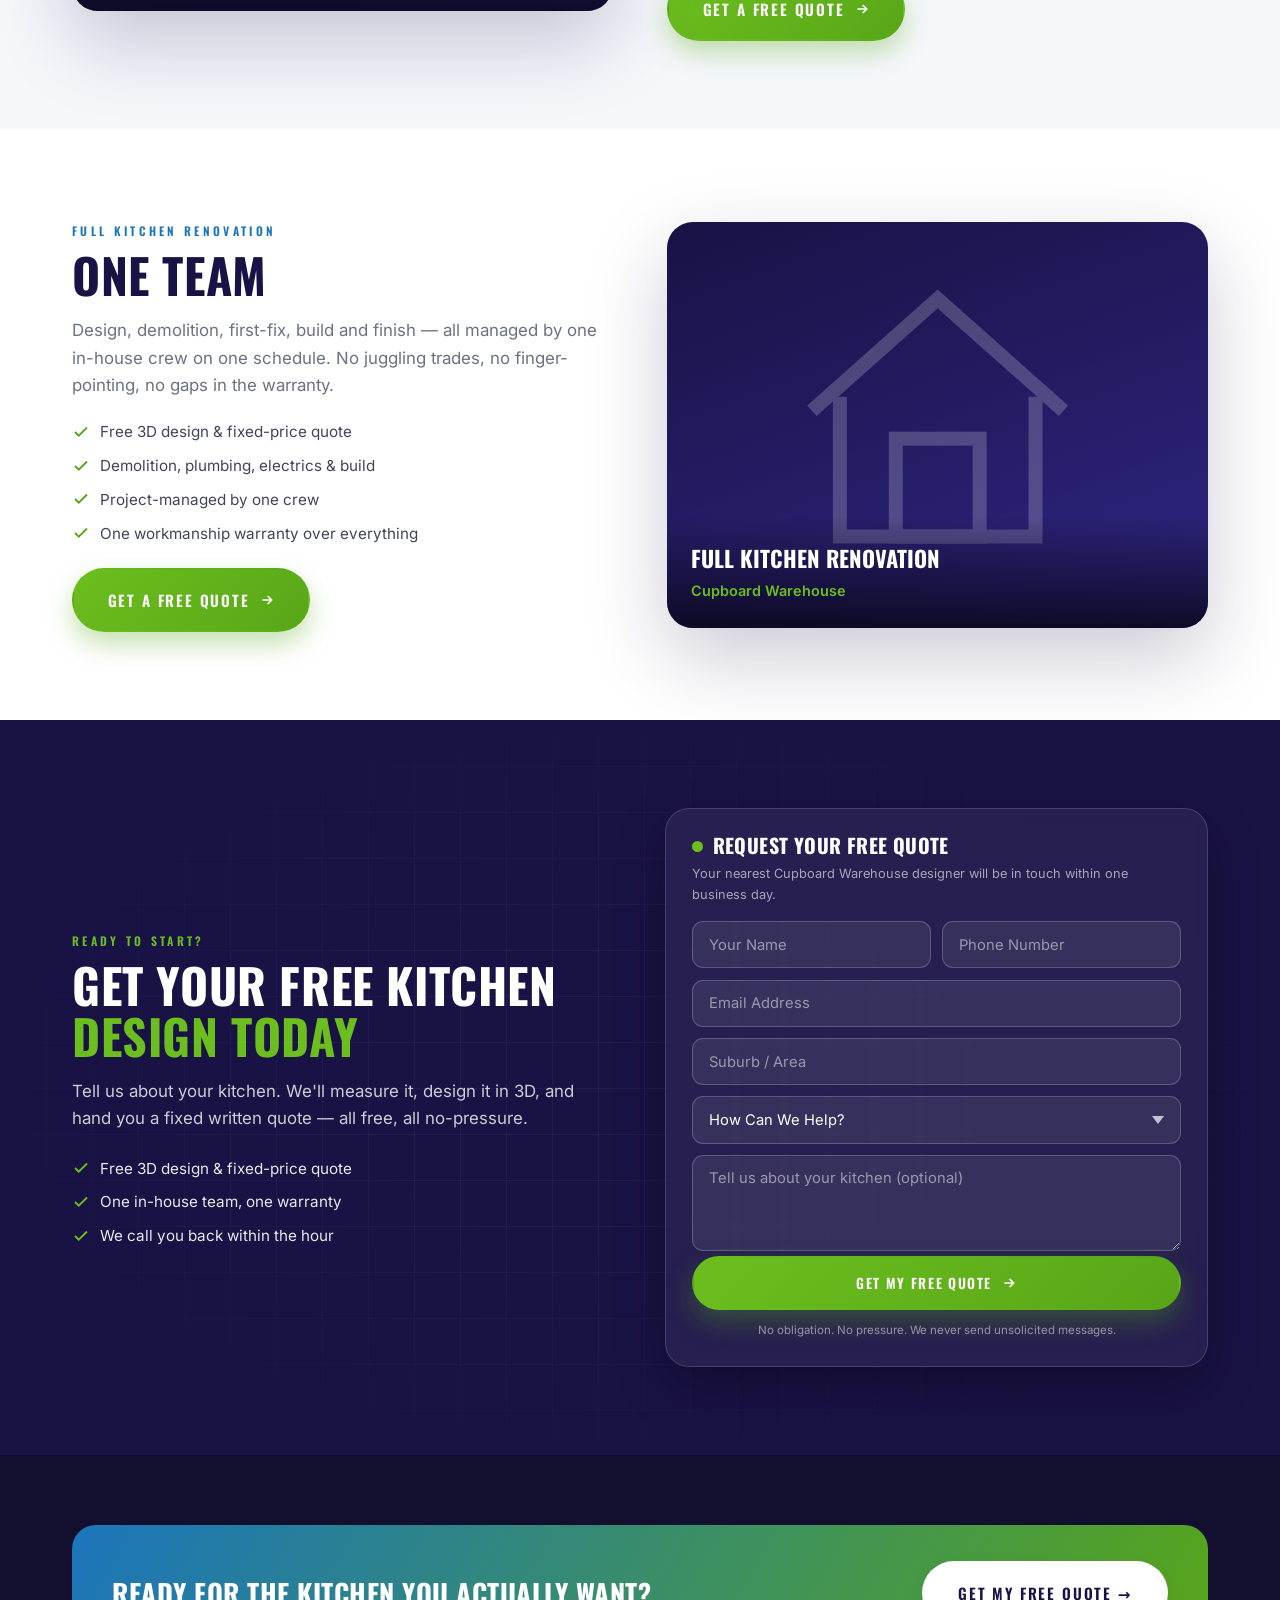
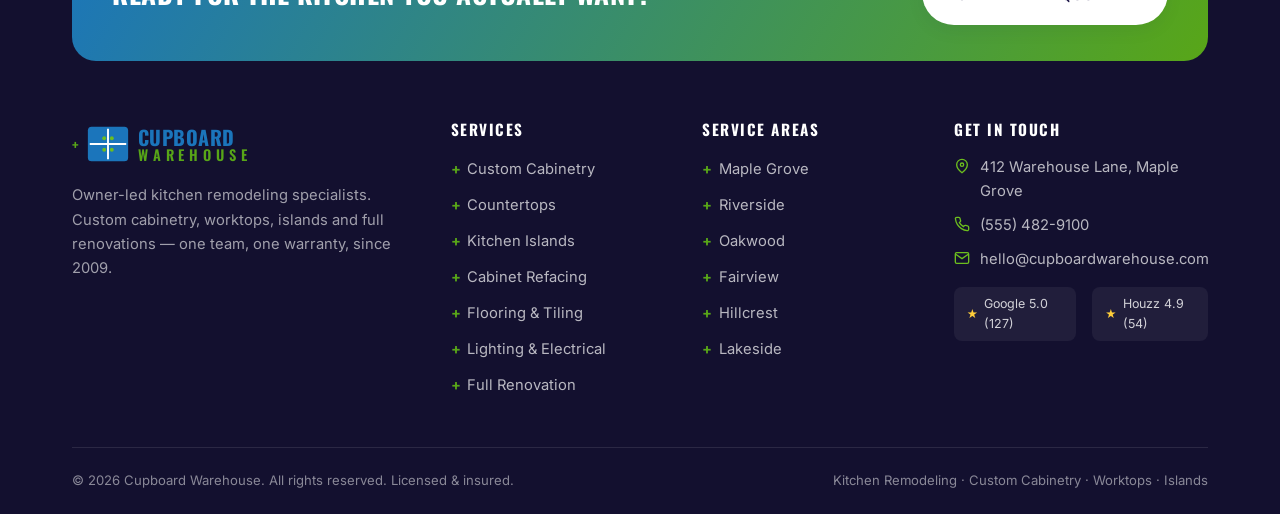
<file: services.html>
<!DOCTYPE html>
<html lang="en">
<head>
<meta charset="UTF-8">
<meta name="viewport" content="width=device-width, initial-scale=1.0">
<title>Our Services | Cupboard Warehouse Kitchen Remodeling</title>
<meta name="description" content="Custom cabinetry, countertops, kitchen islands, refacing, flooring, lighting and full kitchen renovations — all built in-house under one warranty.">
<link rel="icon" type="image/png" href="assets/favicon.png">
<link rel="stylesheet" href="assets/styles.css">
</head>
<body>

<!-- ============ TOP UTILITY BAR ============ -->
<div class="topbar">
  <div class="container">
    <div class="tb-left">
      <a href="tel:+15554829100"><svg width="14" height="14" viewBox="0 0 24 24" fill="none" stroke="currentColor" stroke-width="2"><path d="M22 16.92v3a2 2 0 0 1-2.18 2 19.79 19.79 0 0 1-8.63-3.07 19.5 19.5 0 0 1-6-6 19.79 19.79 0 0 1-3.07-8.67A2 2 0 0 1 4.11 2h3a2 2 0 0 1 2 1.72c.13.96.36 1.9.7 2.81a2 2 0 0 1-.45 2.11L8.09 9.91a16 16 0 0 0 6 6l1.27-1.27a2 2 0 0 1 2.11-.45c.91.34 1.85.57 2.81.7A2 2 0 0 1 22 16.92z"/></svg> (555) 482-9100</a>
      <a href="mailto:hello@cupboardwarehouse.com"><svg width="14" height="14" viewBox="0 0 24 24" fill="none" stroke="currentColor" stroke-width="2"><rect x="2" y="4" width="20" height="16" rx="2"/><path d="m22 6-10 7L2 6"/></svg> hello@cupboardwarehouse.com</a>
      <a href="#">Mon–Sat · 8am–6pm</a>
    </div>
    <div class="tb-right">
      <a href="#" aria-label="Facebook"><svg width="14" height="14" viewBox="0 0 24 24" fill="currentColor"><path d="M14 9h3V6h-3a4 4 0 0 0-4 4v2H7v3h3v6h3v-6h2.5l.5-3H13v-1.5A1.5 1.5 0 0 1 14.5 9z"/></svg></a>
      <a href="#" aria-label="Instagram"><svg width="14" height="14" viewBox="0 0 24 24" fill="none" stroke="currentColor" stroke-width="2"><rect x="3" y="3" width="18" height="18" rx="5"/><circle cx="12" cy="12" r="3.5"/><circle cx="17.5" cy="6.5" r="1" fill="currentColor" stroke="none"/></svg></a>
      <a href="#" aria-label="Houzz"><svg width="14" height="14" viewBox="0 0 24 24" fill="currentColor"><path d="M12 3 5 6.5V21h4v-5h6v5h4V6.5z"/></svg></a>
    </div>
  </div>
</div>


<!-- ============ HEADER ============ -->
<header class="site-header">
  <div class="container">
    <a class="brand" href="index.html" aria-label="Cupboard Warehouse home">
      <svg class="mark" viewBox="0 0 48 48" fill="none" aria-hidden="true"><rect x="3" y="6" width="42" height="36" rx="4" fill="#1b75bb"/><rect x="3" y="6" width="42" height="36" rx="4" stroke="#155e96" stroke-width="2"/><line x1="24" y1="8" x2="24" y2="40" stroke="#fff" stroke-width="2"/><line x1="5" y1="24" x2="43" y2="24" stroke="#fff" stroke-width="2"/><circle cx="20" cy="18" r="2" fill="#6cbe1e"/><circle cx="28" cy="18" r="2" fill="#6cbe1e"/><circle cx="20" cy="30" r="2" fill="#6cbe1e"/><circle cx="28" cy="30" r="2" fill="#6cbe1e"/></svg>
      <span class="b-text"><span class="b1">Cupboard</span><span class="b2">Warehouse</span></span>
    </a>

    <div class="nav-scrim"></div>
    <nav class="main-nav" aria-label="Main">
      <ul>
        <li><a href="index.html">Home</a></li>
        <li><a href="about.html">About</a></li>
        <li class="has-drop"><a href="services.html">Services</a>
          <div class="dropdown">
            <a href="services.html">All Services</a>
            <a href="services.html#custom-cabinetry">Custom Cabinetry</a>
            <a href="services.html#countertops">Countertops &amp; Worktops</a>
            <a href="services.html#islands">Kitchen Islands</a>
            <a href="services.html#refacing">Cabinet Refacing</a>
            <a href="services.html#flooring">Flooring &amp; Tiling</a>
            <a href="services.html#lighting">Lighting &amp; Electrical</a>
            <a href="services.html#full-renovation">Full Kitchen Renovation</a>
          </div>
        </li>
        <li><a href="gallery.html">Gallery</a></li>
        <li><a href="service-areas.html">Service Areas</a></li>
        <li><a href="financing.html">Financing</a></li>
        <li><a href="blog.html">Blog</a></li>
        <li><a href="contact.html">Contact</a></li>
      </ul>
    </nav>

    <div class="header-cta">
      <a class="btn btn-green" href="contact.html">Get a Free Quote</a>
      <button class="nav-toggle" aria-label="Menu"><span></span><span></span><span></span></button>
    </div>
  </div>
</header>


<section class="page-hero">
  <div class="container">
    <p class="crumbs"><a href="index.html">Home</a> / Services</p>
    <h1>Kitchens, Start To Finish — <span class="alt">One Team</span></h1>
    <p>Cabinetry, worktops, islands, flooring, lighting and full renovations — all built in-house, under one warranty. Explore what we do, then book a free 3D design.</p>
  </div>
</section>
<section class="sec-sm bg-soft"><div class="container"><div class="svc-grid"><a class="svc-card" href="#custom-cabinetry"><span class="svc-ic"><svg width="30" height="30" viewBox="0 0 24 24" fill="none" stroke="currentColor" stroke-width="1.7"><rect x="4" y="3" width="16" height="18" rx="1"/><line x1="12" y1="3" x2="12" y2="21"/><circle cx="10" cy="11" r="1" fill="currentColor"/><circle cx="14" cy="11" r="1" fill="currentColor"/></svg></span><h3>Custom Cabinetry</h3><p>Bespoke cabinets, built to the millimetre</p><span class="more">Learn more →</span></a><a class="svc-card" href="#countertops"><span class="svc-ic"><svg width="30" height="30" viewBox="0 0 24 24" fill="none" stroke="currentColor" stroke-width="1.7"><rect x="3" y="9" width="18" height="3" rx="1"/><path d="M5 12v8M19 12v8M5 16h14"/></svg></span><h3>Countertops &amp; Worktops</h3><p>Surfaces templated, fabricated and fitted by us</p><span class="more">Learn more →</span></a><a class="svc-card" href="#islands"><span class="svc-ic"><svg width="30" height="30" viewBox="0 0 24 24" fill="none" stroke="currentColor" stroke-width="1.7"><rect x="4" y="8" width="16" height="11" rx="1"/><line x1="4" y1="12" x2="20" y2="12"/><line x1="9" y1="15" x2="9" y2="19"/><line x1="15" y1="15" x2="15" y2="19"/></svg></span><h3>Kitchen Islands</h3><p>The social heart of the room</p><span class="more">Learn more →</span></a><a class="svc-card" href="#refacing"><span class="svc-ic"><svg width="30" height="30" viewBox="0 0 24 24" fill="none" stroke="currentColor" stroke-width="1.7"><rect x="3" y="4" width="18" height="16" rx="1"/><path d="M3 12h18"/><path d="m15 7 3 3-3 3"/></svg></span><h3>Cabinet Refacing</h3><p>A new kitchen, without the full rebuild</p><span class="more">Learn more →</span></a><a class="svc-card" href="#flooring"><span class="svc-ic"><svg width="30" height="30" viewBox="0 0 24 24" fill="none" stroke="currentColor" stroke-width="1.7"><rect x="3" y="3" width="18" height="18" rx="1"/><path d="M3 9h18M3 15h18M9 3v18M15 3v18"/></svg></span><h3>Flooring &amp; Tiling</h3><p>Floors and splashbacks built to last</p><span class="more">Learn more →</span></a><a class="svc-card" href="#lighting"><span class="svc-ic"><svg width="30" height="30" viewBox="0 0 24 24" fill="none" stroke="currentColor" stroke-width="1.7"><path d="M9 18h6M10 21h4M12 3a6 6 0 0 0-4 10c.7.7 1 1.5 1 2h6c0-.5.3-1.3 1-2a6 6 0 0 0-4-10z"/></svg></span><h3>Lighting &amp; Electrical</h3><p>The right light in every corner</p><span class="more">Learn more →</span></a><a class="svc-card" href="#full-renovation"><span class="svc-ic"><svg width="30" height="30" viewBox="0 0 24 24" fill="none" stroke="currentColor" stroke-width="1.7"><path d="m3 11 9-8 9 8"/><path d="M5 10v10h14V10"/><rect x="9" y="13" width="6" height="7"/></svg></span><h3>Full Kitchen Renovation</h3><p>One team, from first sketch to final handover</p><span class="more">Learn more →</span></a></div></div></section><section id="custom-cabinetry" class="sec">
  <div class="container">
    <div class="about-grid">
      <div class="" style="">
        <span class="eyebrow">Custom Cabinetry</span>
        <h2 class="section-title" style="margin:.4rem 0 1rem">Bespoke cabinets</h2>
        <p class="lead">Every cabinet is made to your exact space — not pulled off a flat-pack shelf. Solid timber or premium board carcasses, soft-close hinges and runners as standard, and door styles from handleless modern to classic Shaker.</p>
        <ul class="hero-trust on-light" style="margin-top:1.2rem"><li><svg width="18" height="18" viewBox="0 0 24 24" fill="none" stroke="currentColor" stroke-width="2.5"><path d="M20 6 9 17l-5-5"/></svg> Made-to-measure carcasses and doors</li><li><svg width="18" height="18" viewBox="0 0 24 24" fill="none" stroke="currentColor" stroke-width="2.5"><path d="M20 6 9 17l-5-5"/></svg> Soft-close hinges &amp; drawers as standard</li><li><svg width="18" height="18" viewBox="0 0 24 24" fill="none" stroke="currentColor" stroke-width="2.5"><path d="M20 6 9 17l-5-5"/></svg> Clever corner, larder &amp; pull-out storage</li><li><svg width="18" height="18" viewBox="0 0 24 24" fill="none" stroke="currentColor" stroke-width="2.5"><path d="M20 6 9 17l-5-5"/></svg> Painted, timber &amp; textured finishes</li></ul>
        <a class="btn btn-green btn-lg" href="contact.html" style="margin-top:1.4rem">Get a Free Quote <svg width="16" height="16" viewBox="0 0 24 24" fill="none" stroke="currentColor" stroke-width="2.5"><path d="M5 12h14M13 6l6 6-6 6"/></svg></a>
      </div>
      <div class="founder-card" style="aspect-ratio:4/3;">
        <div class="ph" style="opacity:.2"><svg viewBox="0 0 24 24" fill="none" stroke="currentColor" stroke-width="1"><rect x="4" y="3" width="16" height="18" rx="1"/><line x1="12" y1="3" x2="12" y2="21"/><circle cx="10" cy="11" r="1" fill="currentColor"/><circle cx="14" cy="11" r="1" fill="currentColor"/></svg></div>
        <div class="fc-info"><b>Custom Cabinetry</b><span>Cupboard Warehouse</span></div>
      </div>
    </div>
  </div>
</section><section id="countertops" class="sec bg-soft">
  <div class="container">
    <div class="about-grid">
      <div class="order-2" style="order:2">
        <span class="eyebrow">Countertops &amp; Worktops</span>
        <h2 class="section-title" style="margin:.4rem 0 1rem">Surfaces templated</h2>
        <p class="lead">From hard-wearing quartz to natural granite, warm butcher block and seamless solid surface — we template laser-accurate, fabricate, and install with tight joints and proper support.</p>
        <ul class="hero-trust on-light" style="margin-top:1.2rem"><li><svg width="18" height="18" viewBox="0 0 24 24" fill="none" stroke="currentColor" stroke-width="2.5"><path d="M20 6 9 17l-5-5"/></svg> Quartz, granite, solid surface &amp; timber</li><li><svg width="18" height="18" viewBox="0 0 24 24" fill="none" stroke="currentColor" stroke-width="2.5"><path d="M20 6 9 17l-5-5"/></svg> Laser templating for a perfect fit</li><li><svg width="18" height="18" viewBox="0 0 24 24" fill="none" stroke="currentColor" stroke-width="2.5"><path d="M20 6 9 17l-5-5"/></svg> Undermount sink &amp; drainer grooves</li><li><svg width="18" height="18" viewBox="0 0 24 24" fill="none" stroke="currentColor" stroke-width="2.5"><path d="M20 6 9 17l-5-5"/></svg> Sealed, polished and ready to use</li></ul>
        <a class="btn btn-green btn-lg" href="contact.html" style="margin-top:1.4rem">Get a Free Quote <svg width="16" height="16" viewBox="0 0 24 24" fill="none" stroke="currentColor" stroke-width="2.5"><path d="M5 12h14M13 6l6 6-6 6"/></svg></a>
      </div>
      <div class="founder-card" style="aspect-ratio:4/3;order:1">
        <div class="ph" style="opacity:.2"><svg viewBox="0 0 24 24" fill="none" stroke="currentColor" stroke-width="1"><rect x="3" y="9" width="18" height="3" rx="1"/><path d="M5 12v8M19 12v8M5 16h14"/></svg></div>
        <div class="fc-info"><b>Countertops &amp; Worktops</b><span>Cupboard Warehouse</span></div>
      </div>
    </div>
  </div>
</section><section id="islands" class="sec">
  <div class="container">
    <div class="about-grid">
      <div class="" style="">
        <span class="eyebrow">Kitchen Islands</span>
        <h2 class="section-title" style="margin:.4rem 0 1rem">The social heart of the room</h2>
        <p class="lead">Islands that work as hard as they look — breakfast-bar seating, deep storage, integrated power and even sinks or hobs, all sized to leave proper clearance around the room.</p>
        <ul class="hero-trust on-light" style="margin-top:1.2rem"><li><svg width="18" height="18" viewBox="0 0 24 24" fill="none" stroke="currentColor" stroke-width="2.5"><path d="M20 6 9 17l-5-5"/></svg> Seating, storage &amp; integrated power</li><li><svg width="18" height="18" viewBox="0 0 24 24" fill="none" stroke="currentColor" stroke-width="2.5"><path d="M20 6 9 17l-5-5"/></svg> Optional sink, hob or wine cooler</li><li><svg width="18" height="18" viewBox="0 0 24 24" fill="none" stroke="currentColor" stroke-width="2.5"><path d="M20 6 9 17l-5-5"/></svg> Waterfall or overhang worktop edges</li><li><svg width="18" height="18" viewBox="0 0 24 24" fill="none" stroke="currentColor" stroke-width="2.5"><path d="M20 6 9 17l-5-5"/></svg> Sized for safe, comfortable clearance</li></ul>
        <a class="btn btn-green btn-lg" href="contact.html" style="margin-top:1.4rem">Get a Free Quote <svg width="16" height="16" viewBox="0 0 24 24" fill="none" stroke="currentColor" stroke-width="2.5"><path d="M5 12h14M13 6l6 6-6 6"/></svg></a>
      </div>
      <div class="founder-card" style="aspect-ratio:4/3;">
        <div class="ph" style="opacity:.2"><svg viewBox="0 0 24 24" fill="none" stroke="currentColor" stroke-width="1"><rect x="4" y="8" width="16" height="11" rx="1"/><line x1="4" y1="12" x2="20" y2="12"/><line x1="9" y1="15" x2="9" y2="19"/><line x1="15" y1="15" x2="15" y2="19"/></svg></div>
        <div class="fc-info"><b>Kitchen Islands</b><span>Cupboard Warehouse</span></div>
      </div>
    </div>
  </div>
</section><section id="refacing" class="sec bg-soft">
  <div class="container">
    <div class="about-grid">
      <div class="order-2" style="order:2">
        <span class="eyebrow">Cabinet Refacing</span>
        <h2 class="section-title" style="margin:.4rem 0 1rem">A new kitchen</h2>
        <p class="lead">Happy with your layout? Keep the solid carcasses and we'll replace the doors, drawer fronts, handles and worktops — a transformed kitchen in days, for a fraction of a full renovation.</p>
        <ul class="hero-trust on-light" style="margin-top:1.2rem"><li><svg width="18" height="18" viewBox="0 0 24 24" fill="none" stroke="currentColor" stroke-width="2.5"><path d="M20 6 9 17l-5-5"/></svg> Replace doors, fronts &amp; worktops</li><li><svg width="18" height="18" viewBox="0 0 24 24" fill="none" stroke="currentColor" stroke-width="2.5"><path d="M20 6 9 17l-5-5"/></svg> Keep your existing layout &amp; plumbing</li><li><svg width="18" height="18" viewBox="0 0 24 24" fill="none" stroke="currentColor" stroke-width="2.5"><path d="M20 6 9 17l-5-5"/></svg> Far less mess and far less cost</li><li><svg width="18" height="18" viewBox="0 0 24 24" fill="none" stroke="currentColor" stroke-width="2.5"><path d="M20 6 9 17l-5-5"/></svg> Finished in days, not weeks</li></ul>
        <a class="btn btn-green btn-lg" href="contact.html" style="margin-top:1.4rem">Get a Free Quote <svg width="16" height="16" viewBox="0 0 24 24" fill="none" stroke="currentColor" stroke-width="2.5"><path d="M5 12h14M13 6l6 6-6 6"/></svg></a>
      </div>
      <div class="founder-card" style="aspect-ratio:4/3;order:1">
        <div class="ph" style="opacity:.2"><svg viewBox="0 0 24 24" fill="none" stroke="currentColor" stroke-width="1"><rect x="3" y="4" width="18" height="16" rx="1"/><path d="M3 12h18"/><path d="m15 7 3 3-3 3"/></svg></div>
        <div class="fc-info"><b>Cabinet Refacing</b><span>Cupboard Warehouse</span></div>
      </div>
    </div>
  </div>
</section><section id="flooring" class="sec">
  <div class="container">
    <div class="about-grid">
      <div class="" style="">
        <span class="eyebrow">Flooring &amp; Tiling</span>
        <h2 class="section-title" style="margin:.4rem 0 1rem">Floors and splashbacks built to last</h2>
        <p class="lead">Luxury vinyl tile, porcelain, engineered timber and tiled splashbacks — laid dead level on a properly prepared subfloor so nothing lifts, cracks or rocks down the line.</p>
        <ul class="hero-trust on-light" style="margin-top:1.2rem"><li><svg width="18" height="18" viewBox="0 0 24 24" fill="none" stroke="currentColor" stroke-width="2.5"><path d="M20 6 9 17l-5-5"/></svg> LVT, porcelain &amp; engineered timber</li><li><svg width="18" height="18" viewBox="0 0 24 24" fill="none" stroke="currentColor" stroke-width="2.5"><path d="M20 6 9 17l-5-5"/></svg> Subfloor prep done right</li><li><svg width="18" height="18" viewBox="0 0 24 24" fill="none" stroke="currentColor" stroke-width="2.5"><path d="M20 6 9 17l-5-5"/></svg> Tiled splashbacks &amp; feature walls</li><li><svg width="18" height="18" viewBox="0 0 24 24" fill="none" stroke="currentColor" stroke-width="2.5"><path d="M20 6 9 17l-5-5"/></svg> Sealed grout &amp; clean silicone lines</li></ul>
        <a class="btn btn-green btn-lg" href="contact.html" style="margin-top:1.4rem">Get a Free Quote <svg width="16" height="16" viewBox="0 0 24 24" fill="none" stroke="currentColor" stroke-width="2.5"><path d="M5 12h14M13 6l6 6-6 6"/></svg></a>
      </div>
      <div class="founder-card" style="aspect-ratio:4/3;">
        <div class="ph" style="opacity:.2"><svg viewBox="0 0 24 24" fill="none" stroke="currentColor" stroke-width="1"><rect x="3" y="3" width="18" height="18" rx="1"/><path d="M3 9h18M3 15h18M9 3v18M15 3v18"/></svg></div>
        <div class="fc-info"><b>Flooring &amp; Tiling</b><span>Cupboard Warehouse</span></div>
      </div>
    </div>
  </div>
</section><section id="lighting" class="sec bg-soft">
  <div class="container">
    <div class="about-grid">
      <div class="order-2" style="order:2">
        <span class="eyebrow">Lighting &amp; Electrical</span>
        <h2 class="section-title" style="margin:.4rem 0 1rem">The right light in every corner</h2>
        <p class="lead">Under-cabinet strips, statement pendants, recessed downlights and task lighting — plus new sockets and dedicated appliance circuits, all installed and certified by our own electricians.</p>
        <ul class="hero-trust on-light" style="margin-top:1.2rem"><li><svg width="18" height="18" viewBox="0 0 24 24" fill="none" stroke="currentColor" stroke-width="2.5"><path d="M20 6 9 17l-5-5"/></svg> Under-cabinet &amp; plinth lighting</li><li><svg width="18" height="18" viewBox="0 0 24 24" fill="none" stroke="currentColor" stroke-width="2.5"><path d="M20 6 9 17l-5-5"/></svg> Pendants, downlights &amp; task lighting</li><li><svg width="18" height="18" viewBox="0 0 24 24" fill="none" stroke="currentColor" stroke-width="2.5"><path d="M20 6 9 17l-5-5"/></svg> New sockets &amp; appliance circuits</li><li><svg width="18" height="18" viewBox="0 0 24 24" fill="none" stroke="currentColor" stroke-width="2.5"><path d="M20 6 9 17l-5-5"/></svg> Certified by registered electricians</li></ul>
        <a class="btn btn-green btn-lg" href="contact.html" style="margin-top:1.4rem">Get a Free Quote <svg width="16" height="16" viewBox="0 0 24 24" fill="none" stroke="currentColor" stroke-width="2.5"><path d="M5 12h14M13 6l6 6-6 6"/></svg></a>
      </div>
      <div class="founder-card" style="aspect-ratio:4/3;order:1">
        <div class="ph" style="opacity:.2"><svg viewBox="0 0 24 24" fill="none" stroke="currentColor" stroke-width="1"><path d="M9 18h6M10 21h4M12 3a6 6 0 0 0-4 10c.7.7 1 1.5 1 2h6c0-.5.3-1.3 1-2a6 6 0 0 0-4-10z"/></svg></div>
        <div class="fc-info"><b>Lighting &amp; Electrical</b><span>Cupboard Warehouse</span></div>
      </div>
    </div>
  </div>
</section><section id="full-renovation" class="sec">
  <div class="container">
    <div class="about-grid">
      <div class="" style="">
        <span class="eyebrow">Full Kitchen Renovation</span>
        <h2 class="section-title" style="margin:.4rem 0 1rem">One team</h2>
        <p class="lead">Design, demolition, first-fix, build and finish — all managed by one in-house crew on one schedule. No juggling trades, no finger-pointing, no gaps in the warranty.</p>
        <ul class="hero-trust on-light" style="margin-top:1.2rem"><li><svg width="18" height="18" viewBox="0 0 24 24" fill="none" stroke="currentColor" stroke-width="2.5"><path d="M20 6 9 17l-5-5"/></svg> Free 3D design &amp; fixed-price quote</li><li><svg width="18" height="18" viewBox="0 0 24 24" fill="none" stroke="currentColor" stroke-width="2.5"><path d="M20 6 9 17l-5-5"/></svg> Demolition, plumbing, electrics &amp; build</li><li><svg width="18" height="18" viewBox="0 0 24 24" fill="none" stroke="currentColor" stroke-width="2.5"><path d="M20 6 9 17l-5-5"/></svg> Project-managed by one crew</li><li><svg width="18" height="18" viewBox="0 0 24 24" fill="none" stroke="currentColor" stroke-width="2.5"><path d="M20 6 9 17l-5-5"/></svg> One workmanship warranty over everything</li></ul>
        <a class="btn btn-green btn-lg" href="contact.html" style="margin-top:1.4rem">Get a Free Quote <svg width="16" height="16" viewBox="0 0 24 24" fill="none" stroke="currentColor" stroke-width="2.5"><path d="M5 12h14M13 6l6 6-6 6"/></svg></a>
      </div>
      <div class="founder-card" style="aspect-ratio:4/3;">
        <div class="ph" style="opacity:.2"><svg viewBox="0 0 24 24" fill="none" stroke="currentColor" stroke-width="1"><path d="m3 11 9-8 9 8"/><path d="M5 10v10h14V10"/><rect x="9" y="13" width="6" height="7"/></svg></div>
        <div class="fc-info"><b>Full Kitchen Renovation</b><span>Cupboard Warehouse</span></div>
      </div>
    </div>
  </div>
</section><section class="sec bg-navy bg-grid">
  <div class="container">
    <div class="cta-grid">
      <div>
        <span class="eyebrow on-dark">Ready To Start?</span>
        <h2 class="section-title on-dark" style="margin:.4rem 0 1rem">Get Your Free Kitchen <span class="alt">Design Today</span></h2>
        <p class="lead">Tell us about your kitchen. We'll measure it, design it in 3D, and hand you a fixed written quote — all free, all no-pressure.</p>
        <ul class="hero-trust" style="margin-top:1.4rem">
          <li><svg width="18" height="18" viewBox="0 0 24 24" fill="none" stroke="currentColor" stroke-width="2.5"><path d="M20 6 9 17l-5-5"/></svg> Free 3D design &amp; fixed-price quote</li>
          <li><svg width="18" height="18" viewBox="0 0 24 24" fill="none" stroke="currentColor" stroke-width="2.5"><path d="M20 6 9 17l-5-5"/></svg> One in-house team, one warranty</li>
          <li><svg width="18" height="18" viewBox="0 0 24 24" fill="none" stroke="currentColor" stroke-width="2.5"><path d="M20 6 9 17l-5-5"/></svg> We call you back within the hour</li>
        </ul>
      </div>
      <div class="lead-card">
        <div class="lc-top"><span class="pulse"></span><h3>Request Your Free Quote</h3></div>
        <p class="lc-note">Your nearest Cupboard Warehouse designer will be in touch within one business day.</p>
        <form data-demo>
          <div class="form-grid">
            <input class="form-input" placeholder="Your Name" required>
            <input class="form-input" type="tel" placeholder="Phone Number" required>
            <input class="form-input full" type="email" placeholder="Email Address">
            <input class="form-input full" placeholder="Suburb / Area">
            <select class="form-input full" aria-label="How can we help?">
              <option>How Can We Help?</option><option>Custom Cabinetry</option><option>Countertops &amp; Worktops</option><option>Kitchen Islands</option><option>Cabinet Refacing</option><option>Flooring &amp; Tiling</option><option>Lighting &amp; Electrical</option><option>Full Kitchen Renovation</option>
            </select>
            <textarea class="form-input full" placeholder="Tell us about your kitchen (optional)"></textarea>
          </div>
          <button class="btn btn-green" type="submit">Get My Free Quote <svg width="16" height="16" viewBox="0 0 24 24" fill="none" stroke="currentColor" stroke-width="2.5"><path d="M5 12h14M13 6l6 6-6 6"/></svg></button>
        </form>
        <p class="lc-foot">No obligation. No pressure. We never send unsolicited messages.</p>
      </div>
    </div>
  </div>
</section>
<!-- ============ FOOTER ============ -->
<footer class="site-footer">
  <div class="container">
    <div class="footer-cta">
      <h3>Ready for the kitchen you actually want?</h3>
      <a class="btn btn-ghost btn-lg" href="contact.html">Get My Free Quote →</a>
    </div>
    <div class="footer-cols">
      <div class="footer-brand">
        <a class="brand" href="index.html">
          <svg class="mark" viewBox="0 0 48 48" fill="none"><rect x="3" y="6" width="42" height="36" rx="4" fill="#1b75bb"/><line x1="24" y1="8" x2="24" y2="40" stroke="#fff" stroke-width="2"/><line x1="5" y1="24" x2="43" y2="24" stroke="#fff" stroke-width="2"/><circle cx="20" cy="18" r="2" fill="#6cbe1e"/><circle cx="28" cy="18" r="2" fill="#6cbe1e"/><circle cx="20" cy="30" r="2" fill="#6cbe1e"/><circle cx="28" cy="30" r="2" fill="#6cbe1e"/></svg>
          <span class="b-text"><span class="b1" style="font-size:1.25rem">Cupboard</span><span class="b2" style="font-size:.9rem">Warehouse</span></span>
        </a>
        <p>Owner-led kitchen remodeling specialists. Custom cabinetry, worktops, islands and full renovations — one team, one warranty, since 2009.</p>
      </div>
      <div>
        <h4>Services</h4>
        <ul>
          <li><a href="services.html#custom-cabinetry">Custom Cabinetry</a></li>
          <li><a href="services.html#countertops">Countertops</a></li>
          <li><a href="services.html#islands">Kitchen Islands</a></li>
          <li><a href="services.html#refacing">Cabinet Refacing</a></li>
          <li><a href="services.html#flooring">Flooring &amp; Tiling</a></li>
          <li><a href="services.html#lighting">Lighting &amp; Electrical</a></li>
          <li><a href="services.html#full-renovation">Full Renovation</a></li>
        </ul>
      </div>
      <div>
        <h4>Service Areas</h4>
        <ul>
          <li><a href="service-areas.html">Maple Grove</a></li>
          <li><a href="service-areas.html">Riverside</a></li>
          <li><a href="service-areas.html">Oakwood</a></li>
          <li><a href="service-areas.html">Fairview</a></li>
          <li><a href="service-areas.html">Hillcrest</a></li>
          <li><a href="service-areas.html">Lakeside</a></li>
        </ul>
      </div>
      <div>
        <h4>Get In Touch</h4>
        <ul class="fcontact">
          <li><svg width="16" height="16" viewBox="0 0 24 24" fill="none" stroke="currentColor" stroke-width="2"><path d="M20 10c0 6-8 12-8 12s-8-6-8-12a8 8 0 0 1 16 0z"/><circle cx="12" cy="10" r="2.5"/></svg> 412 Warehouse Lane, Maple Grove</li>
          <li><svg width="16" height="16" viewBox="0 0 24 24" fill="none" stroke="currentColor" stroke-width="2"><path d="M22 16.92v3a2 2 0 0 1-2.18 2 19.79 19.79 0 0 1-8.63-3.07 19.5 19.5 0 0 1-6-6 19.79 19.79 0 0 1-3.07-8.67A2 2 0 0 1 4.11 2h3a2 2 0 0 1 2 1.72c.13.96.36 1.9.7 2.81a2 2 0 0 1-.45 2.11L8.09 9.91a16 16 0 0 0 6 6l1.27-1.27a2 2 0 0 1 2.11-.45c.91.34 1.85.57 2.81.7A2 2 0 0 1 22 16.92z"/></svg> <a href="tel:+15554829100">(555) 482-9100</a></li>
          <li><svg width="16" height="16" viewBox="0 0 24 24" fill="none" stroke="currentColor" stroke-width="2"><rect x="2" y="4" width="20" height="16" rx="2"/><path d="m22 6-10 7L2 6"/></svg> <a href="mailto:hello@cupboardwarehouse.com">hello@cupboardwarehouse.com</a></li>
        </ul>
        <div class="foot-badges" style="margin-top:1rem"><span class="fb"><span class="stars">★</span> Google 5.0 (127)</span><span class="fb"><span class="stars">★</span> Houzz 4.9 (54)</span></div>
      </div>
    </div>
    <div class="footer-bottom">
      <span>© 2026 Cupboard Warehouse. All rights reserved. Licensed &amp; insured.</span>
      <span>Kitchen Remodeling · Custom Cabinetry · Worktops · Islands</span>
    </div>
  </div>
</footer>

<a class="float-cta" href="tel:+15554829100" aria-label="Call us"><svg width="26" height="26" viewBox="0 0 24 24" fill="none" stroke="currentColor" stroke-width="2"><path d="M22 16.92v3a2 2 0 0 1-2.18 2 19.79 19.79 0 0 1-8.63-3.07 19.5 19.5 0 0 1-6-6 19.79 19.79 0 0 1-3.07-8.67A2 2 0 0 1 4.11 2h3a2 2 0 0 1 2 1.72c.13.96.36 1.9.7 2.81a2 2 0 0 1-.45 2.11L8.09 9.91a16 16 0 0 0 6 6l1.27-1.27a2 2 0 0 1 2.11-.45c.91.34 1.85.57 2.81.7A2 2 0 0 1 22 16.92z"/></svg></a>


<a class="float-cta" href="tel:+15554829100" aria-label="Call us"><svg width="26" height="26" viewBox="0 0 24 24" fill="none" stroke="currentColor" stroke-width="2"><path d="M22 16.92v3a2 2 0 0 1-2.18 2 19.79 19.79 0 0 1-8.63-3.07 19.5 19.5 0 0 1-6-6 19.79 19.79 0 0 1-3.07-8.67A2 2 0 0 1 4.11 2h3a2 2 0 0 1 2 1.72c.13.96.36 1.9.7 2.81a2 2 0 0 1-.45 2.11L8.09 9.91a16 16 0 0 0 6 6l1.27-1.27a2 2 0 0 1 2.11-.45c.91.34 1.85.57 2.81.7A2 2 0 0 1 22 16.92z"/></svg></a>
<script src="assets/main.js"></script>
</body>
</html>
</file>
<file: assets/styles.css>
/* =========================================================================
   Cupboard Warehouse — Kitchen Remodeling
   Design system: conversion architecture (Website A) rendered in the
   visual language of The Specialists (Website B).
   Palette pulled from brand logo: deep navy + signal blue + leaf green.
   ========================================================================= */

/* ---------- Fonts (self-hosted, zero external calls) ---------- */
@font-face{font-family:Inter;font-style:normal;font-weight:300;font-display:swap;src:url(fonts/inter-300.woff2) format("woff2")}
@font-face{font-family:Inter;font-style:normal;font-weight:400;font-display:swap;src:url(fonts/inter-400.woff2) format("woff2")}
@font-face{font-family:Inter;font-style:normal;font-weight:500;font-display:swap;src:url(fonts/inter-500.woff2) format("woff2")}
@font-face{font-family:Inter;font-style:normal;font-weight:600;font-display:swap;src:url(fonts/inter-600.woff2) format("woff2")}
@font-face{font-family:Inter;font-style:normal;font-weight:700;font-display:swap;src:url(fonts/inter-700.woff2) format("woff2")}
@font-face{font-family:Oswald;font-style:normal;font-weight:400;font-display:swap;src:url(fonts/oswald-400.woff2) format("woff2")}
@font-face{font-family:Oswald;font-style:normal;font-weight:500;font-display:swap;src:url(fonts/oswald-500.woff2) format("woff2")}
@font-face{font-family:Oswald;font-style:normal;font-weight:600;font-display:swap;src:url(fonts/oswald-600.woff2) format("woff2")}
@font-face{font-family:Oswald;font-style:normal;font-weight:700;font-display:swap;src:url(fonts/oswald-700.woff2) format("woff2")}

/* ---------- Tokens ---------- */
:root{
  --navy:#191245;          /* deep brand navy */
  --navy-2:#241c63;        /* hero gradient mid */
  --navy-3:#2e2682;        /* hero gradient end */
  --navy-slate:#13102f;    /* darker alt section */
  --ink:#1b1736;
  --blue:#1b75bb;          /* logo blue */
  --blue-dark:#155e96;
  --green:#58a618;         /* logo green */
  --green-bright:#6cbe1e;
  --green-dark:#47880f;
  --muted:#6b7280;
  --muted-light:#9aa1ad;
  --line:#e7e9f0;
  --bg:#ffffff;
  --bg-soft:#f5f7fb;
  --card:#ffffff;
  --shadow-sm:0 6px 18px rgba(25,18,69,.06);
  --shadow:0 18px 50px rgba(25,18,69,.12);
  --shadow-lg:0 30px 80px rgba(25,18,69,.22);
  --radius:18px;
  --radius-lg:34px;
  --maxw:1180px;
  --head:"Oswald",system-ui,sans-serif;
  --body:"Inter",system-ui,-apple-system,Segoe UI,Roboto,sans-serif;
}

*,*::before,*::after{box-sizing:border-box}
html{scroll-behavior:smooth}
body{margin:0;font-family:var(--body);color:var(--ink);background:var(--bg);line-height:1.65;-webkit-font-smoothing:antialiased;font-size:16px}
img,svg{max-width:100%;display:block}
a{color:inherit;text-decoration:none}
h1,h2,h3,h4{font-family:var(--head);font-weight:700;line-height:1.06;margin:0;letter-spacing:.5px}
p{margin:0 0 1rem}
.container{width:100%;max-width:var(--maxw);margin:0 auto;padding:0 22px}

/* ---------- Utility headings (two-tone, Website B style) ---------- */
.eyebrow{font-family:var(--head);font-weight:600;text-transform:uppercase;letter-spacing:.28em;font-size:.74rem;color:var(--blue)}
.eyebrow.on-dark{color:var(--green-bright)}
.section-title{font-size:clamp(1.9rem,4.4vw,3rem);text-transform:uppercase;color:var(--navy);letter-spacing:.6px}
.section-title .alt{color:var(--green)}
.section-title.on-dark{color:#fff}
.section-title.on-dark .alt{color:var(--green-bright)}
.lead{color:var(--muted);font-size:1.05rem;max-width:720px}
.on-dark .lead,.lead.on-dark{color:rgba(255,255,255,.78)}
.center{text-align:center}
.center .lead{margin-left:auto;margin-right:auto}

/* ---------- Buttons ---------- */
.btn{display:inline-flex;align-items:center;gap:.55rem;font-family:var(--head);font-weight:600;text-transform:uppercase;letter-spacing:.12em;font-size:.86rem;padding:.95rem 1.7rem;border-radius:999px;border:2px solid transparent;cursor:pointer;transition:.22s ease;white-space:nowrap}
.btn-green{background:linear-gradient(135deg,var(--green-bright),var(--green));color:#fff;box-shadow:0 12px 26px rgba(88,166,24,.34)}
.btn-green:hover{transform:translateY(-2px);box-shadow:0 18px 34px rgba(88,166,24,.45)}
.btn-blue{background:linear-gradient(135deg,#2a8fd6,var(--blue));color:#fff;box-shadow:0 12px 26px rgba(27,117,187,.32)}
.btn-blue:hover{transform:translateY(-2px)}
.btn-outline{background:transparent;border-color:rgba(255,255,255,.55);color:#fff}
.btn-outline:hover{background:rgba(255,255,255,.12);border-color:#fff}
.btn-ghost{background:#fff;color:var(--navy);box-shadow:var(--shadow-sm)}
.btn-ghost:hover{transform:translateY(-2px)}
.btn-lg{padding:1.1rem 2.1rem;font-size:.95rem}

/* ---------- Top utility bar ---------- */
.topbar{background:var(--navy-slate);color:#fff;font-size:.82rem}
.topbar .container{display:flex;align-items:center;justify-content:space-between;min-height:42px;gap:1rem}
.topbar a{color:rgba(255,255,255,.85);display:inline-flex;align-items:center;gap:.4rem}
.topbar a:hover{color:var(--green-bright)}
.topbar .tb-left{display:flex;gap:1.4rem;flex-wrap:wrap}
.topbar .tb-right{display:flex;gap:.9rem;align-items:center}
.topbar .tb-right a{width:30px;height:30px;justify-content:center;border-radius:50%;background:rgba(255,255,255,.08)}

/* ---------- Header ---------- */
.site-header{position:sticky;top:0;z-index:60;background:#fff;box-shadow:0 4px 24px rgba(25,18,69,.07)}
.site-header .container{display:flex;align-items:center;justify-content:space-between;min-height:78px;gap:1rem}
.brand{display:flex;align-items:center;gap:.6rem;font-family:var(--head)}
.brand .mark{width:46px;height:46px;flex:0 0 auto}
.brand .b-text{line-height:1}
.brand .b-text .b1{display:block;font-weight:700;font-size:1.5rem;color:var(--blue);letter-spacing:.5px;text-transform:uppercase}
.brand .b-text .b2{display:block;font-weight:600;font-size:1.05rem;color:var(--green);letter-spacing:.34em;text-transform:uppercase;margin-top:1px}
.main-nav{display:flex;align-items:center;gap:1.4rem}
.main-nav>ul{display:flex;align-items:center;gap:1.35rem;list-style:none;margin:0;padding:0}
.main-nav a{font-weight:600;font-size:.93rem;color:var(--navy);position:relative;padding:.3rem 0}
.main-nav a:hover{color:var(--blue)}
.has-drop{position:relative}
.has-drop>a::after{content:"";display:inline-block;width:.42em;height:.42em;border-right:2px solid currentColor;border-bottom:2px solid currentColor;transform:rotate(45deg) translateY(-2px);margin-left:.45em;opacity:.6}
.dropdown{position:absolute;top:calc(100% + 14px);left:50%;transform:translateX(-50%) translateY(8px);background:#fff;border-radius:14px;box-shadow:var(--shadow);padding:.6rem;min-width:248px;opacity:0;visibility:hidden;transition:.2s;border:1px solid var(--line)}
.has-drop:hover .dropdown{opacity:1;visibility:visible;transform:translateX(-50%) translateY(0)}
.dropdown::before{content:"";position:absolute;top:-7px;left:50%;transform:translateX(-50%) rotate(45deg);width:14px;height:14px;background:#fff;border-left:1px solid var(--line);border-top:1px solid var(--line)}
.dropdown a{display:block;padding:.6rem .8rem;border-radius:9px;font-size:.9rem}
.dropdown a:hover{background:var(--bg-soft);color:var(--blue)}
.header-cta{display:flex;align-items:center;gap:.9rem}
.nav-toggle{display:none;background:none;border:0;cursor:pointer;flex-direction:column;gap:5px;padding:8px}
.nav-toggle span{width:26px;height:3px;background:var(--navy);border-radius:2px;transition:.2s}

/* ---------- Sections ---------- */
section{position:relative}
.sec{padding:88px 0}
.sec-sm{padding:60px 0}
.bg-soft{background:var(--bg-soft)}
.bg-navy{background:var(--navy);color:#fff}
.bg-navy-slate{background:var(--navy-slate);color:#fff}
.bg-navy .section-title,.bg-navy-slate .section-title{color:#fff}
.bg-navy .lead,.bg-navy-slate .lead{color:rgba(255,255,255,.78)}

/* subtle grid/triangle texture overlay for dark sections */
.bg-grid::before{content:"";position:absolute;inset:0;background-image:linear-gradient(rgba(255,255,255,.04) 1px,transparent 1px),linear-gradient(90deg,rgba(255,255,255,.04) 1px,transparent 1px);background-size:46px 46px;pointer-events:none;mask-image:radial-gradient(ellipse at center,#000 30%,transparent 80%)}
.sec-head{margin-bottom:48px}
.sec-head .eyebrow{margin-bottom:.6rem;display:block}

/* curved divider */
.divider-top{position:absolute;top:-1px;left:0;width:100%;line-height:0;transform:rotate(180deg)}
.divider-bottom{position:absolute;bottom:-1px;left:0;width:100%;line-height:0}
.divider-top svg,.divider-bottom svg{width:100%;height:60px;display:block}

/* =========================================================================
   HERO
   ========================================================================= */
.hero{background:var(--navy);color:#fff;padding:46px 0 70px;overflow:hidden}
.hero-card{position:relative;border-radius:var(--radius-lg);background:linear-gradient(125deg,var(--navy) 0%,var(--navy-2) 48%,var(--navy-3) 100%);padding:clamp(28px,4vw,56px);box-shadow:var(--shadow-lg);overflow:hidden}
.hero-card::after{content:"";position:absolute;right:-12%;top:-30%;width:520px;height:520px;background:radial-gradient(circle,rgba(108,190,30,.28),transparent 62%);pointer-events:none}
.hero-grid{display:grid;grid-template-columns:1.15fr .85fr;gap:46px;align-items:center;position:relative;z-index:2}
.hero-badge{display:inline-flex;align-items:center;gap:.5rem;background:rgba(255,255,255,.1);border:1px solid rgba(255,255,255,.22);color:#fff;font-family:var(--head);text-transform:uppercase;letter-spacing:.14em;font-size:.72rem;font-weight:500;padding:.5rem 1rem;border-radius:999px;margin-bottom:1.3rem}
.hero-badge .dot{width:8px;height:8px;border-radius:50%;background:var(--green-bright);box-shadow:0 0 0 4px rgba(108,190,30,.25)}
.hero h1{font-size:clamp(2.3rem,5.3vw,3.9rem);text-transform:uppercase;letter-spacing:.5px}
.hero h1 .alt{color:var(--green-bright);display:block}
.hero h1 .alt.blue{color:#5fb4ec}
.hero-sub{color:rgba(255,255,255,.82);font-size:1.12rem;margin:1.1rem 0 1.4rem;max-width:30em}
.rating-row{display:flex;gap:1.6rem;flex-wrap:wrap;margin-bottom:1.4rem}
.rating-row .r{display:flex;flex-direction:column;gap:.1rem}
.rating-row .stars{color:#ffce3a;font-size:.95rem;letter-spacing:2px}
.rating-row .rv{font-weight:700;font-family:var(--head);font-size:1.15rem}
.rating-row small{color:rgba(255,255,255,.6);font-size:.74rem}
.hero-trust{list-style:none;margin:0 0 0;padding:0;display:grid;gap:.55rem}
.hero-trust li{display:flex;align-items:center;gap:.6rem;font-size:.95rem;color:rgba(255,255,255,.9)}
.hero-trust svg{flex:0 0 auto;color:var(--green-bright)}
.hero-trust.on-light li{color:#41455a}
.hero-trust.on-light svg{color:var(--green)}

/* hero lead form card */
.lead-card{background:rgba(255,255,255,.06);border:1px solid rgba(255,255,255,.15);border-radius:24px;padding:26px;backdrop-filter:blur(6px);box-shadow:0 20px 50px rgba(0,0,0,.3)}
.lead-card .lc-top{display:flex;align-items:center;gap:.6rem;margin-bottom:.4rem}
.lead-card .lc-top .pulse{width:11px;height:11px;border-radius:50%;background:var(--green-bright);box-shadow:0 0 0 0 rgba(108,190,30,.5);animation:pulse 1.8s infinite}
@keyframes pulse{0%{box-shadow:0 0 0 0 rgba(108,190,30,.55)}70%{box-shadow:0 0 0 12px rgba(108,190,30,0)}100%{box-shadow:0 0 0 0 rgba(108,190,30,0)}}
.lead-card h3{font-size:1.25rem;text-transform:uppercase;color:#fff;letter-spacing:.4px}
.lead-card .lc-note{color:rgba(255,255,255,.6);font-size:.8rem;margin-bottom:1rem}
.form-grid{display:grid;grid-template-columns:1fr 1fr;gap:.7rem}
.form-grid .full{grid-column:1/-1}
.form-input{width:100%;padding:.85rem 1rem;font-family:var(--body);font-size:.92rem;color:#fff;background:rgba(255,255,255,.08);border:1px solid rgba(255,255,255,.2);border-radius:11px;transition:.18s}
.form-input::placeholder{color:rgba(255,255,255,.5)}
.form-input:focus{outline:none;border-color:var(--green-bright);background:rgba(255,255,255,.13)}
select.form-input{appearance:none;background-image:url("data:image/svg+xml,%3Csvg xmlns='http://www.w3.org/2000/svg' width='12' height='8' viewBox='0 0 12 8'%3E%3Cpath fill='%23ffffff' opacity='.7' d='M6 8 0 0h12z'/%3E%3C/svg%3E");background-repeat:no-repeat;background-position:right 1rem center}
select.form-input option{background:var(--navy);color:#fff}
.form-input.light{background:#fff;color:var(--ink);border-color:var(--line)}
.form-input.light::placeholder{color:#9aa1ad}
textarea.form-input{resize:vertical;min-height:96px}
.lead-card .btn{width:100%;justify-content:center;margin-top:.3rem}
.lc-foot{color:rgba(255,255,255,.5);font-size:.72rem;text-align:center;margin:.7rem 0 0}

/* =========================================================================
   QUICK LINKS strip (icon row under hero — Website B)
   ========================================================================= */
.quicklinks{background:#fff;border-bottom:1px solid var(--line)}
.quicklinks .container{display:grid;grid-template-columns:repeat(5,1fr)}
.ql{display:flex;flex-direction:column;align-items:center;gap:.6rem;text-align:center;padding:30px 14px;border-right:1px solid var(--line);transition:.2s}
.ql:last-child{border-right:0}
.ql:hover{background:var(--bg-soft);transform:translateY(-3px)}
.ql .ql-ic{width:54px;height:54px;display:grid;place-items:center;border-radius:14px;background:linear-gradient(135deg,rgba(27,117,187,.12),rgba(88,166,24,.12));color:var(--navy)}
.ql span{font-family:var(--head);font-weight:600;text-transform:uppercase;letter-spacing:.06em;font-size:.9rem;color:var(--navy)}

/* =========================================================================
   REVIEWS
   ========================================================================= */
.review-strip{display:flex;align-items:center;justify-content:center;gap:1rem;flex-wrap:wrap;margin-bottom:42px}
.gbadge{display:inline-flex;align-items:center;gap:.7rem;background:rgba(255,255,255,.06);border:1px solid rgba(255,255,255,.16);border-radius:14px;padding:.7rem 1.2rem}
.gbadge .num{font-family:var(--head);font-weight:700;font-size:1.5rem;color:#fff}
.gbadge .stars{color:#ffce3a;letter-spacing:1px}
.review-cards{display:grid;grid-template-columns:repeat(3,1fr);gap:24px}
.review-card{background:rgba(255,255,255,.05);border:1px solid rgba(255,255,255,.12);border-radius:18px;padding:26px;display:flex;flex-direction:column;gap:.9rem}
.review-card .stars{color:#ffce3a;letter-spacing:2px}
.review-card p{color:rgba(255,255,255,.85);font-size:.96rem;margin:0;font-style:italic}
.review-card .who{display:flex;align-items:center;gap:.7rem;margin-top:auto}
.review-card .av{width:42px;height:42px;border-radius:50%;background:linear-gradient(135deg,var(--blue),var(--green));display:grid;place-items:center;font-family:var(--head);font-weight:700;color:#fff}
.review-card .who b{display:block;font-size:.92rem}
.review-card .who small{color:rgba(255,255,255,.55);font-size:.76rem}

/* =========================================================================
   ABOUT / FOUNDER
   ========================================================================= */
.about-grid{display:grid;grid-template-columns:1fr 1fr;gap:54px;align-items:center}
.founder-card{position:relative;border-radius:26px;overflow:hidden;background:linear-gradient(160deg,var(--navy),var(--navy-3));aspect-ratio:4/5;box-shadow:var(--shadow-lg);display:flex;align-items:flex-end}
.founder-card .ph{position:absolute;inset:0;display:grid;place-items:center;opacity:.16}
.founder-card .ph svg{width:62%;height:auto;color:#fff}
.founder-card .fc-info{position:relative;z-index:2;width:100%;padding:24px;background:linear-gradient(transparent,rgba(8,6,24,.85))}
.founder-card .fc-info b{font-family:var(--head);font-size:1.4rem;text-transform:uppercase;color:#fff;display:block}
.founder-card .fc-info span{color:var(--green-bright);font-weight:600;font-size:.9rem}
.exp-chip{position:absolute;top:22px;right:22px;z-index:3;background:#fff;color:var(--navy);border-radius:14px;padding:.8rem 1rem;text-align:center;box-shadow:var(--shadow);font-family:var(--head)}
.exp-chip b{display:block;font-size:1.9rem;color:var(--green);line-height:1}
.exp-chip small{font-size:.64rem;text-transform:uppercase;letter-spacing:.1em;color:var(--muted)}
.value-box{background:var(--bg-soft);border-left:4px solid var(--green);border-radius:12px;padding:18px 20px;margin-top:20px}
.value-box h4{font-family:var(--head);text-transform:uppercase;color:var(--navy);font-size:1.05rem;margin-bottom:.3rem}
.value-box p{margin:0;color:var(--muted);font-size:.95rem}

/* =========================================================================
   SERVICES marquee + grid
   ========================================================================= */
.marquee{overflow:hidden;white-space:nowrap;padding:14px 0;background:rgba(255,255,255,.04);border-top:1px solid rgba(255,255,255,.08);border-bottom:1px solid rgba(255,255,255,.08)}
.marquee .track{display:inline-flex;gap:2.4rem;animation:scroll 28s linear infinite;font-family:var(--head);font-weight:600;text-transform:uppercase;letter-spacing:.18em;font-size:1.15rem;color:rgba(255,255,255,.16)}
.marquee .track span{display:inline-flex;align-items:center;gap:2.4rem}
.marquee .track span::after{content:"◆";color:var(--green-bright);font-size:.7rem}
@keyframes scroll{to{transform:translateX(-50%)}}
.svc-grid{display:grid;grid-template-columns:repeat(4,1fr);gap:22px}
.svc-card{background:var(--card);border:1px solid var(--line);border-radius:var(--radius);padding:30px 26px;transition:.25s;position:relative;overflow:hidden;border-top:4px solid var(--blue)}
.svc-card:nth-child(2n){border-top-color:var(--green)}
.svc-card:hover{transform:translateY(-6px);box-shadow:var(--shadow);border-color:transparent}
.svc-card .svc-ic{width:62px;height:62px;border-radius:16px;display:grid;place-items:center;background:linear-gradient(135deg,rgba(27,117,187,.12),rgba(88,166,24,.12));color:var(--navy);margin-bottom:18px}
.svc-card h3{font-size:1.18rem;text-transform:uppercase;color:var(--navy);margin-bottom:.5rem;letter-spacing:.4px}
.svc-card p{color:var(--muted);font-size:.93rem;margin-bottom:1rem}
.svc-card .more{font-family:var(--head);font-weight:600;text-transform:uppercase;font-size:.8rem;letter-spacing:.1em;color:var(--green);display:inline-flex;gap:.4rem;align-items:center}
.svc-card:hover .more{gap:.7rem}

/* =========================================================================
   WHY US
   ========================================================================= */
.why-grid{display:grid;grid-template-columns:repeat(3,1fr);gap:22px}
.why-item{display:flex;gap:1rem;background:rgba(255,255,255,.05);border:1px solid rgba(255,255,255,.1);border-radius:16px;padding:24px}
.why-item .wic{width:50px;height:50px;flex:0 0 auto;border-radius:13px;display:grid;place-items:center;background:linear-gradient(135deg,var(--blue),var(--blue-dark));color:#fff}
.why-item:nth-child(2n) .wic{background:linear-gradient(135deg,var(--green-bright),var(--green))}
.why-item h4{font-family:var(--head);text-transform:uppercase;color:#fff;font-size:1.02rem;margin-bottom:.3rem;letter-spacing:.4px}
.why-item p{color:rgba(255,255,255,.7);font-size:.9rem;margin:0}

/* =========================================================================
   GALLERY
   ========================================================================= */
.gallery-grid{display:grid;grid-template-columns:repeat(4,1fr);gap:16px}
.gal{position:relative;border-radius:16px;overflow:hidden;aspect-ratio:1/1;box-shadow:var(--shadow-sm);background:linear-gradient(150deg,var(--navy),var(--navy-3));cursor:pointer}
.gal.tall{grid-row:span 2;aspect-ratio:1/2}
.gal .gph{position:absolute;inset:0;display:grid;place-items:center;color:rgba(255,255,255,.22)}
.gal .gph svg{width:46%}
.gal .glabel{position:absolute;left:0;bottom:0;width:100%;padding:16px;background:linear-gradient(transparent,rgba(8,6,24,.8));color:#fff;font-family:var(--head);text-transform:uppercase;letter-spacing:.08em;font-size:.82rem;transform:translateY(8px);opacity:.85;transition:.25s}
.gal:hover .glabel{transform:translateY(0);opacity:1}
.gal::after{content:"";position:absolute;inset:0;background:linear-gradient(135deg,rgba(27,117,187,.25),rgba(88,166,24,.25));opacity:0;transition:.25s}
.gal:hover::after{opacity:1}

/* filter pills */
.filters{display:flex;gap:.6rem;flex-wrap:wrap;justify-content:center;margin-bottom:36px}
.filters button{font-family:var(--head);font-weight:600;text-transform:uppercase;letter-spacing:.08em;font-size:.78rem;padding:.55rem 1.2rem;border-radius:999px;border:1.5px solid var(--line);background:#fff;color:var(--navy);cursor:pointer;transition:.2s}
.filters button.active,.filters button:hover{background:var(--navy);color:#fff;border-color:var(--navy)}

/* =========================================================================
   PROCESS
   ========================================================================= */
.process-top{display:flex;justify-content:center;margin-bottom:20px}
.control-chip{display:inline-flex;align-items:center;gap:.6rem;background:rgba(108,190,30,.14);border:1px solid rgba(108,190,30,.4);color:var(--green-bright);border-radius:999px;padding:.5rem 1.1rem;font-family:var(--head);text-transform:uppercase;letter-spacing:.1em;font-size:.78rem}
.steps{display:grid;grid-template-columns:repeat(4,1fr);gap:22px;counter-reset:step}
.step{background:rgba(255,255,255,.05);border:1px solid rgba(255,255,255,.1);border-radius:18px;padding:30px 24px;position:relative}
.step .snum{width:52px;height:52px;border-radius:14px;background:linear-gradient(135deg,var(--green-bright),var(--green));color:#fff;font-family:var(--head);font-weight:700;font-size:1.5rem;display:grid;place-items:center;margin-bottom:16px}
.step:nth-child(2n) .snum{background:linear-gradient(135deg,#2a8fd6,var(--blue))}
.step h4{font-family:var(--head);text-transform:uppercase;color:#fff;font-size:1.1rem;margin-bottom:.5rem;letter-spacing:.4px}
.step p{color:rgba(255,255,255,.72);font-size:.9rem;margin:0}
.step .connector{position:absolute;top:54px;right:-13px;color:var(--green-bright);z-index:3}
.step:last-child .connector{display:none}

/* =========================================================================
   FINANCING / OFFER cards
   ========================================================================= */
.offer-grid{display:grid;grid-template-columns:1fr 1fr;gap:26px}
.offer-card{background:#fff;border-radius:22px;padding:38px;box-shadow:var(--shadow);position:relative;overflow:hidden;border-top:5px solid var(--green)}
.offer-card:nth-child(2){border-top-color:var(--blue)}
.offer-card .oic{width:64px;height:64px;border-radius:16px;display:grid;place-items:center;background:linear-gradient(135deg,rgba(88,166,24,.14),rgba(27,117,187,.14));color:var(--navy);margin-bottom:18px}
.offer-card h3{font-family:var(--head);text-transform:uppercase;color:var(--navy);font-size:1.45rem;margin-bottom:.7rem}
.offer-card p{color:var(--muted);font-size:.98rem}
.offer-card .tag{position:absolute;top:24px;right:-38px;background:var(--green);color:#fff;font-family:var(--head);text-transform:uppercase;font-size:.72rem;letter-spacing:.1em;padding:.4rem 3rem;transform:rotate(45deg)}

/* =========================================================================
   BLOG
   ========================================================================= */
.blog-grid{display:grid;grid-template-columns:repeat(3,1fr);gap:26px}
.post-card{background:#fff;border:1px solid var(--line);border-radius:18px;overflow:hidden;transition:.25s;display:flex;flex-direction:column}
.bg-navy .post-card,.bg-navy-slate .post-card{background:rgba(255,255,255,.04);border-color:rgba(255,255,255,.1)}
.post-card:hover{transform:translateY(-6px);box-shadow:var(--shadow)}
.post-card .pimg{aspect-ratio:16/9;background:linear-gradient(140deg,var(--navy),var(--navy-3));display:grid;place-items:center;color:rgba(255,255,255,.2)}
.post-card .pimg svg{width:32%}
.post-card .pbody{padding:24px;display:flex;flex-direction:column;flex:1}
.post-card .pmeta{font-family:var(--head);text-transform:uppercase;letter-spacing:.1em;font-size:.72rem;color:var(--green);margin-bottom:.6rem}
.bg-navy .post-card .pmeta{color:var(--green-bright)}
.post-card h3{font-size:1.15rem;color:var(--navy);margin-bottom:.6rem;line-height:1.2}
.bg-navy .post-card h3,.bg-navy-slate .post-card h3{color:#fff}
.post-card p{color:var(--muted);font-size:.92rem;flex:1}
.bg-navy .post-card p,.bg-navy-slate .post-card p{color:rgba(255,255,255,.7)}
.post-card .more{font-family:var(--head);font-weight:600;text-transform:uppercase;font-size:.78rem;letter-spacing:.1em;color:var(--blue);display:inline-flex;gap:.4rem}
.bg-navy .post-card .more{color:var(--green-bright)}

/* =========================================================================
   FAQ accordion
   ========================================================================= */
.faq-list{max-width:840px;margin:0 auto;display:grid;gap:14px}
.faq-item{background:rgba(255,255,255,.05);border:1px solid rgba(255,255,255,.12);border-radius:14px;overflow:hidden}
.faq-item summary{list-style:none;cursor:pointer;padding:20px 24px;display:flex;align-items:center;justify-content:space-between;gap:1rem;font-family:var(--head);text-transform:uppercase;letter-spacing:.4px;font-size:1.02rem;color:#fff}
.faq-item summary::-webkit-details-marker{display:none}
.faq-item summary .plus{flex:0 0 auto;width:26px;height:26px;border-radius:50%;border:2px solid var(--green-bright);position:relative;transition:.2s}
.faq-item summary .plus::before,.faq-item summary .plus::after{content:"";position:absolute;background:var(--green-bright);top:50%;left:50%;transform:translate(-50%,-50%);transition:.2s}
.faq-item summary .plus::before{width:12px;height:2px}
.faq-item summary .plus::after{width:2px;height:12px}
.faq-item[open] summary .plus{transform:rotate(135deg)}
.faq-item .faq-a{padding:0 24px 22px;color:rgba(255,255,255,.74);font-size:.96rem}
/* light variant */
.faq-list.light .faq-item{background:#fff;border-color:var(--line)}
.faq-list.light summary{color:var(--navy)}
.faq-list.light .faq-a{color:var(--muted)}

/* =========================================================================
   SERVICE AREAS
   ========================================================================= */
.area-grid{display:grid;grid-template-columns:repeat(3,1fr);gap:18px}
.area-card{display:flex;align-items:center;gap:.9rem;background:rgba(255,255,255,.05);border:1px solid rgba(255,255,255,.12);border-radius:14px;padding:20px 22px;transition:.2s}
.area-card:hover{background:rgba(255,255,255,.1);transform:translateX(4px)}
.area-card .pin{color:var(--green-bright);flex:0 0 auto}
.area-card b{font-family:var(--head);text-transform:uppercase;letter-spacing:.5px;font-size:1.1rem;display:block}
.area-card small{color:rgba(255,255,255,.55);font-size:.78rem}

/* stats band */
.stats{display:grid;grid-template-columns:repeat(4,1fr);gap:0;background:rgba(0,0,0,.25);border-radius:18px;overflow:hidden}
.stats .st{text-align:center;padding:26px 14px;border-right:1px solid rgba(255,255,255,.1)}
.stats .st:last-child{border-right:0}
.stats .st b{font-family:var(--head);font-weight:700;font-size:2.4rem;color:#fff;display:block;line-height:1}
.stats .st span{color:rgba(255,255,255,.65);font-size:.82rem}

/* =========================================================================
   CTA FORM section
   ========================================================================= */
.cta-grid{display:grid;grid-template-columns:1fr 1fr;gap:50px;align-items:center}

/* =========================================================================
   FOOTER
   ========================================================================= */
.site-footer{background:var(--navy-slate);color:rgba(255,255,255,.75);padding:70px 0 0}
.footer-cta{background:linear-gradient(120deg,var(--blue),var(--green));border-radius:24px;padding:36px 40px;display:flex;align-items:center;justify-content:space-between;gap:1.5rem;margin-bottom:60px;flex-wrap:wrap}
.footer-cta h3{font-family:var(--head);text-transform:uppercase;color:#fff;font-size:1.7rem}
.footer-cols{display:grid;grid-template-columns:1.6fr 1fr 1fr 1.2fr;gap:40px;padding-bottom:50px}
.footer-cols h4{font-family:var(--head);text-transform:uppercase;letter-spacing:.1em;color:#fff;font-size:.95rem;margin-bottom:1.1rem}
.footer-cols ul{list-style:none;margin:0;padding:0;display:grid;gap:.6rem}
.footer-cols a{font-size:.92rem;color:rgba(255,255,255,.7);display:inline-flex;gap:.4rem;align-items:center}
.footer-cols a:hover{color:var(--green-bright)}
.footer-cols a::before{content:"+";color:var(--green);font-weight:700}
.footer-brand .brand{margin-bottom:1rem}
.footer-brand p{font-size:.92rem;color:rgba(255,255,255,.6)}
.fcontact a::before{content:none}
.fcontact li{display:flex;gap:.6rem;align-items:flex-start;font-size:.92rem;color:rgba(255,255,255,.7)}
.fcontact svg{flex:0 0 auto;color:var(--green-bright);margin-top:3px}
.footer-bottom{border-top:1px solid rgba(255,255,255,.1);padding:22px 0;display:flex;justify-content:space-between;gap:1rem;flex-wrap:wrap;font-size:.82rem;color:rgba(255,255,255,.5)}
.foot-badges{display:flex;gap:1rem;align-items:center}
.foot-badges .fb{display:inline-flex;align-items:center;gap:.4rem;background:rgba(255,255,255,.06);padding:.4rem .8rem;border-radius:8px;font-size:.78rem;color:rgba(255,255,255,.8)}
.foot-badges .stars{color:#ffce3a}

/* floating contact button */
.float-cta{position:fixed;right:22px;bottom:22px;z-index:80;width:60px;height:60px;border-radius:50%;background:linear-gradient(135deg,var(--green-bright),var(--green));display:grid;place-items:center;color:#fff;box-shadow:0 14px 30px rgba(88,166,24,.45);animation:bob 2.6s ease-in-out infinite}
@keyframes bob{50%{transform:translateY(-6px)}}
.float-cta:hover{transform:scale(1.06)}

/* =========================================================================
   PAGE HERO (interior pages)
   ========================================================================= */
.page-hero{background:linear-gradient(125deg,var(--navy),var(--navy-3));color:#fff;padding:64px 0;position:relative;overflow:hidden}
.page-hero::after{content:"";position:absolute;right:-8%;top:-40%;width:480px;height:480px;background:radial-gradient(circle,rgba(108,190,30,.22),transparent 62%)}
.page-hero .crumbs{font-size:.82rem;color:rgba(255,255,255,.6);margin-bottom:.8rem}
.page-hero .crumbs a:hover{color:var(--green-bright)}
.page-hero h1{font-size:clamp(2.1rem,5vw,3.3rem);text-transform:uppercase;letter-spacing:.5px}
.page-hero h1 .alt{color:var(--green-bright)}
.page-hero p{color:rgba(255,255,255,.8);max-width:680px;margin-top:1rem}

/* prose for content pages */
.prose{max-width:760px;margin:0 auto}
.prose h2{font-family:var(--head);text-transform:uppercase;color:var(--navy);font-size:1.7rem;margin:2rem 0 .8rem}
.prose h3{font-family:var(--head);text-transform:uppercase;color:var(--navy);font-size:1.25rem;margin:1.4rem 0 .6rem}
.prose p,.prose li{color:#41455a}
.prose ul{padding-left:1.2rem}
.prose li{margin-bottom:.4rem}

/* info cards (contact) */
.info-card{background:#fff;border:1px solid var(--line);border-radius:16px;padding:26px;box-shadow:var(--shadow-sm)}
.info-card .ic-row{display:flex;gap:.9rem;align-items:flex-start;margin-bottom:1rem}
.info-card .ic-ic{width:44px;height:44px;flex:0 0 auto;border-radius:11px;display:grid;place-items:center;background:linear-gradient(135deg,rgba(27,117,187,.12),rgba(88,166,24,.12));color:var(--navy)}
.info-card .ic-row b{display:block;font-family:var(--head);text-transform:uppercase;font-size:.85rem;color:var(--navy);letter-spacing:.05em}
.info-card .ic-row span{color:var(--muted);font-size:.92rem}

/* =========================================================================
   RESPONSIVE
   ========================================================================= */
@media(max-width:1024px){
  .hero-grid,.about-grid,.cta-grid{grid-template-columns:1fr}
  .svc-grid,.gallery-grid{grid-template-columns:repeat(2,1fr)}
  .steps,.why-grid,.review-cards,.blog-grid{grid-template-columns:repeat(2,1fr)}
  .footer-cols{grid-template-columns:1fr 1fr}
  .quicklinks .container{grid-template-columns:repeat(2,1fr)}
  .ql:nth-child(odd){border-right:1px solid var(--line)}
  .step .connector{display:none}
}
@media(max-width:760px){
  .sec{padding:60px 0}
  .topbar .tb-left{gap:.9rem;font-size:.74rem}
  .topbar .tb-left a:nth-child(n+3){display:none}
  .main-nav{position:fixed;inset:0 0 0 auto;width:min(320px,84vw);background:#fff;flex-direction:column;align-items:stretch;padding:90px 24px 30px;transform:translateX(100%);transition:.3s;box-shadow:var(--shadow-lg);overflow-y:auto;gap:0}
  .main-nav.open{transform:translateX(0)}
  .main-nav>ul{flex-direction:column;align-items:stretch;gap:0;width:100%}
  .main-nav>ul>li{border-bottom:1px solid var(--line)}
  .main-nav a{display:block;padding:.85rem 0}
  .has-drop>a::after{float:right}
  .dropdown{position:static;transform:none;opacity:1;visibility:visible;box-shadow:none;border:0;padding:0 0 .6rem 1rem;min-width:0}
  .dropdown::before{display:none}
  .nav-toggle{display:flex}
  .header-cta .btn{display:none}
  .svc-grid,.gallery-grid,.steps,.why-grid,.review-cards,.blog-grid,.offer-grid,.area-grid,.stats,.footer-cols,.form-grid,.quicklinks .container{grid-template-columns:1fr}
  .ql{border-right:0!important;border-bottom:1px solid var(--line)}
  .stats .st{border-right:0;border-bottom:1px solid rgba(255,255,255,.1)}
  .gal.tall{grid-row:span 1;aspect-ratio:1/1}
  .marquee .track{font-size:.95rem}
}
/* nav scrim */
.nav-scrim{display:none}
@media(max-width:760px){.nav-scrim.show{display:block;position:fixed;inset:0;background:rgba(8,6,24,.5);z-index:55}}
</file>
